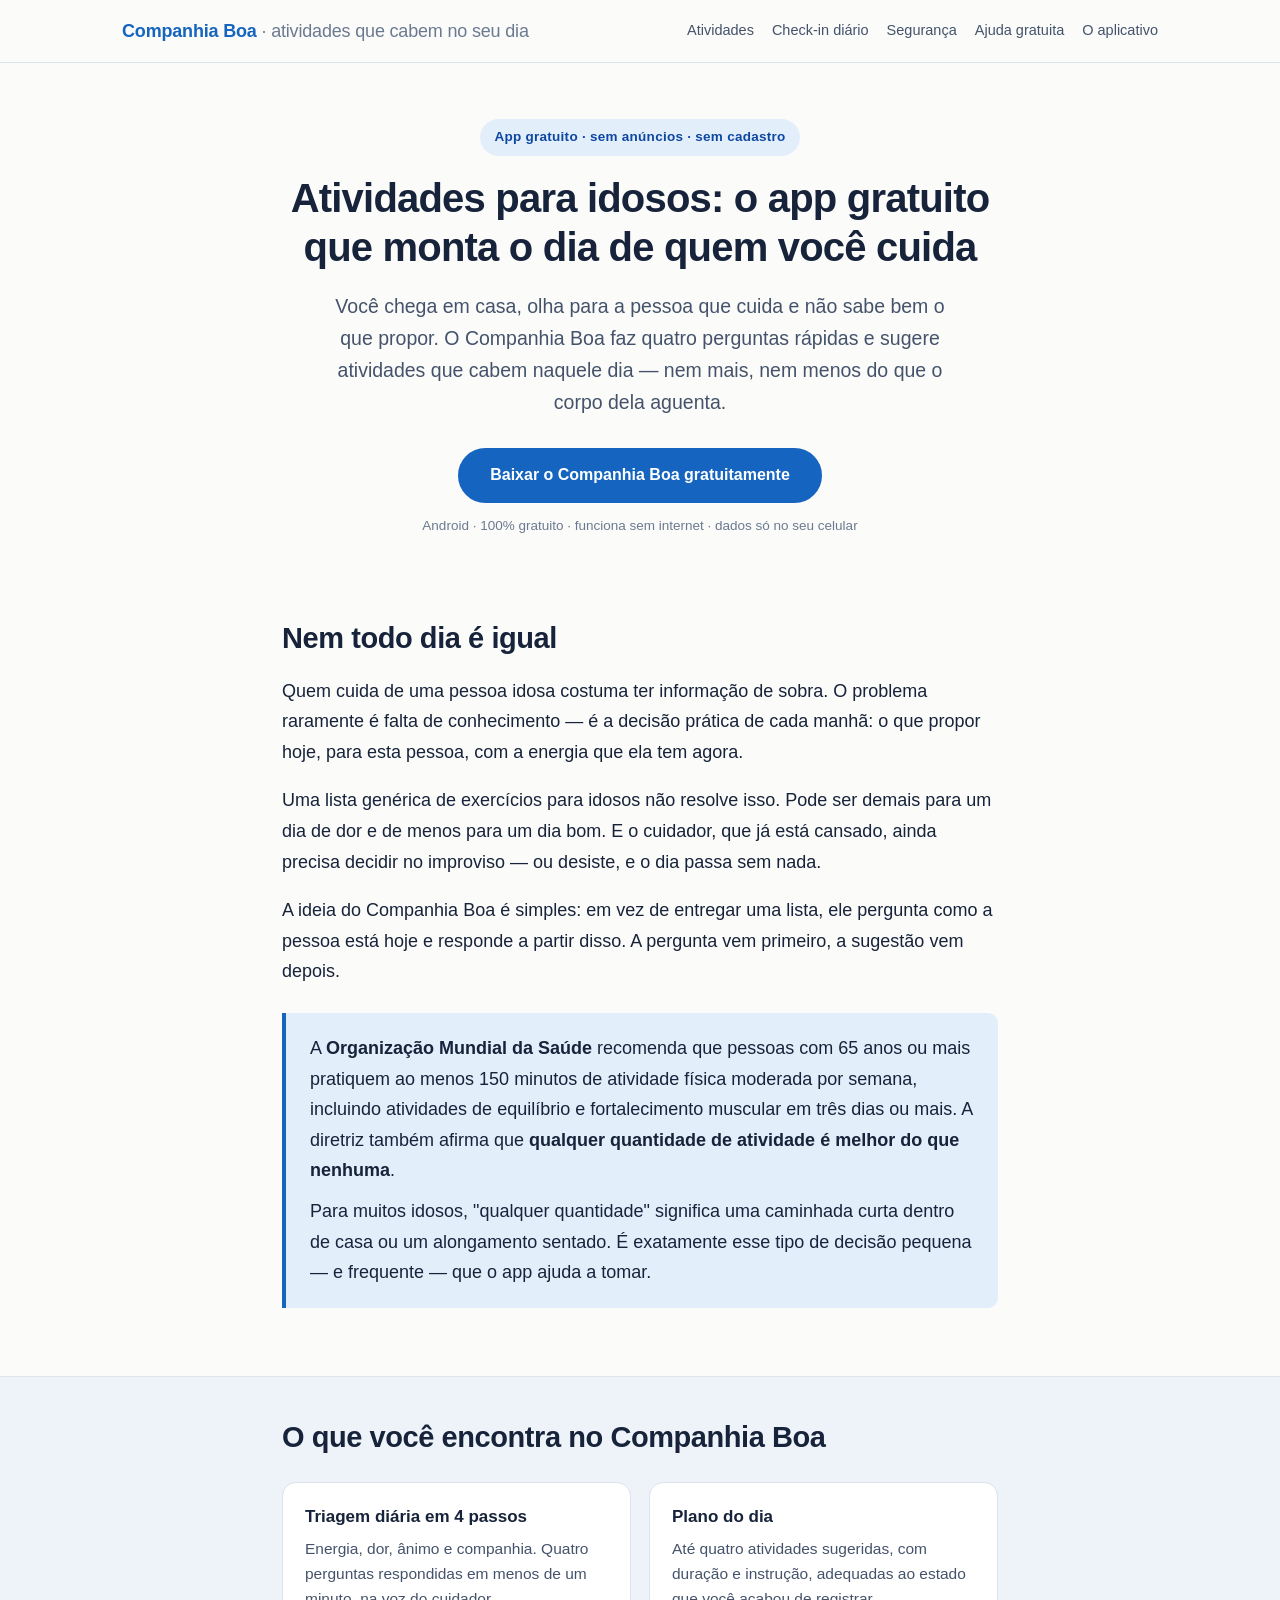
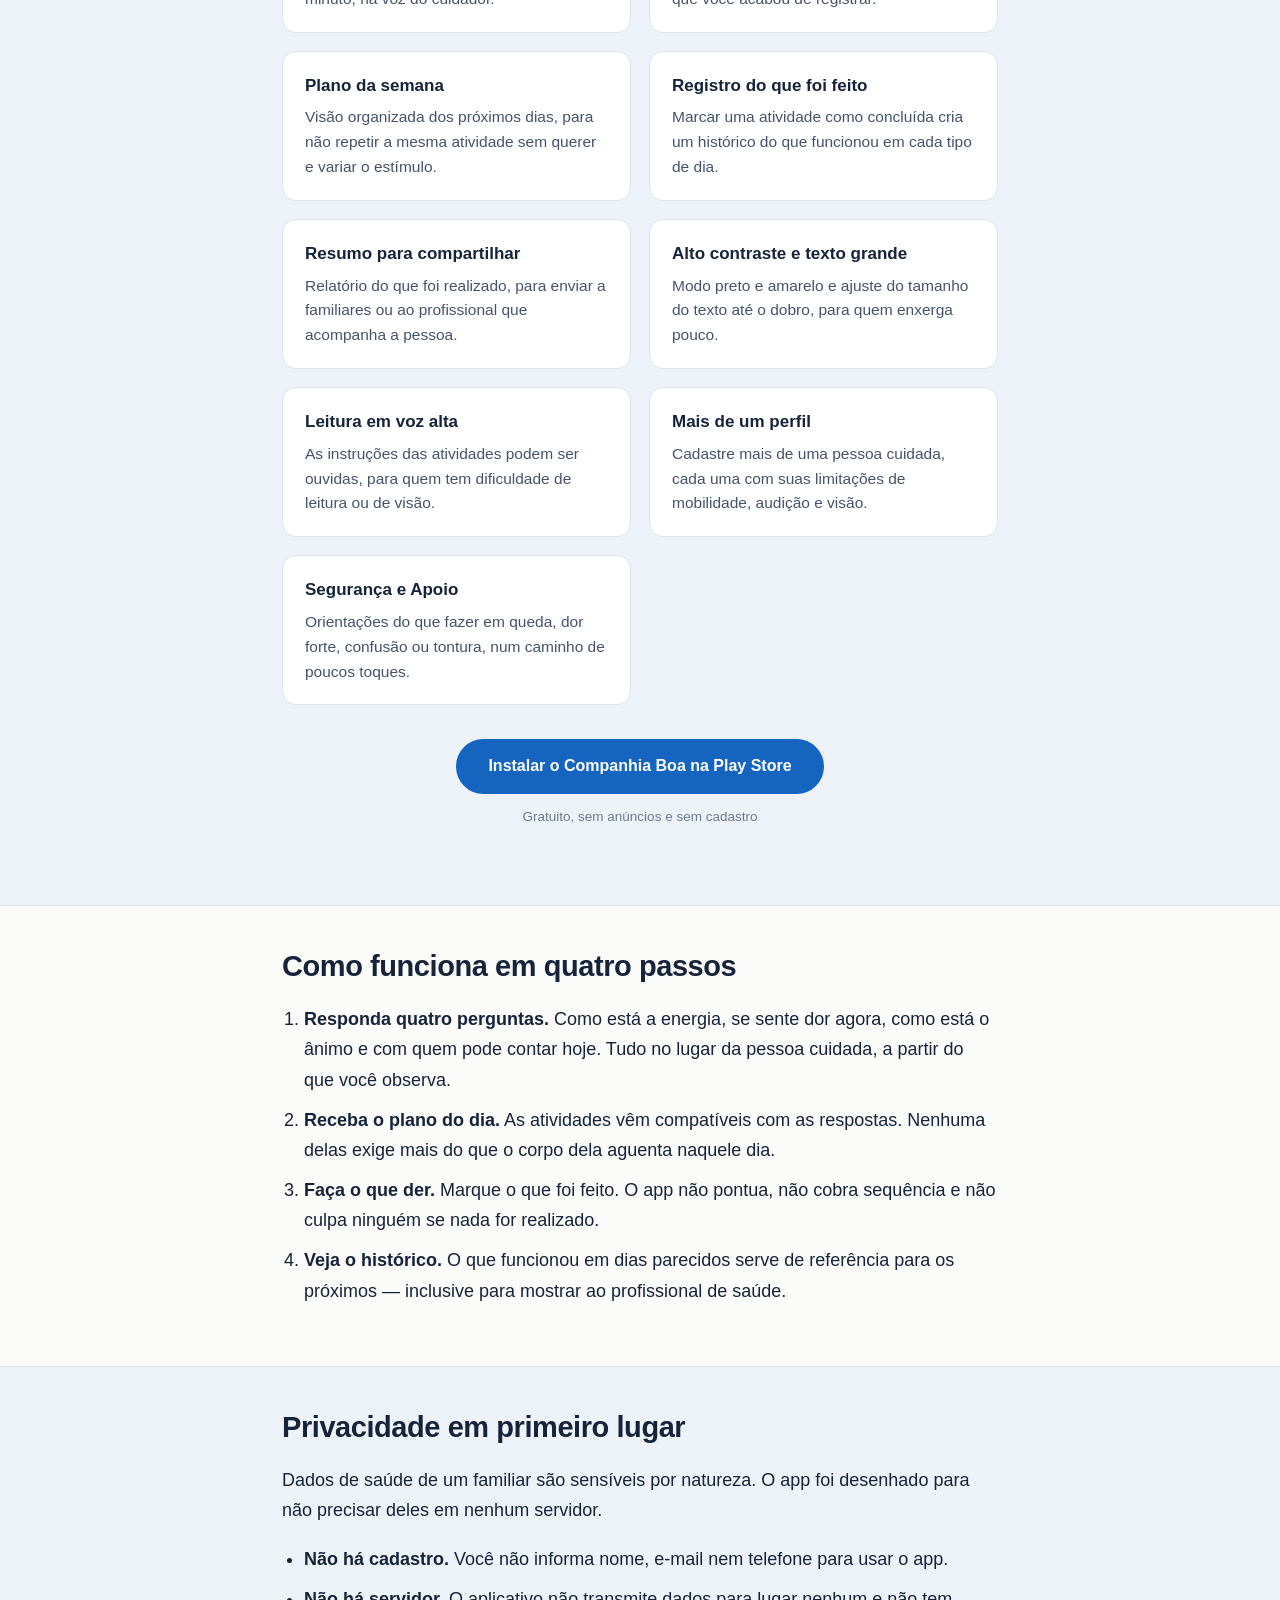
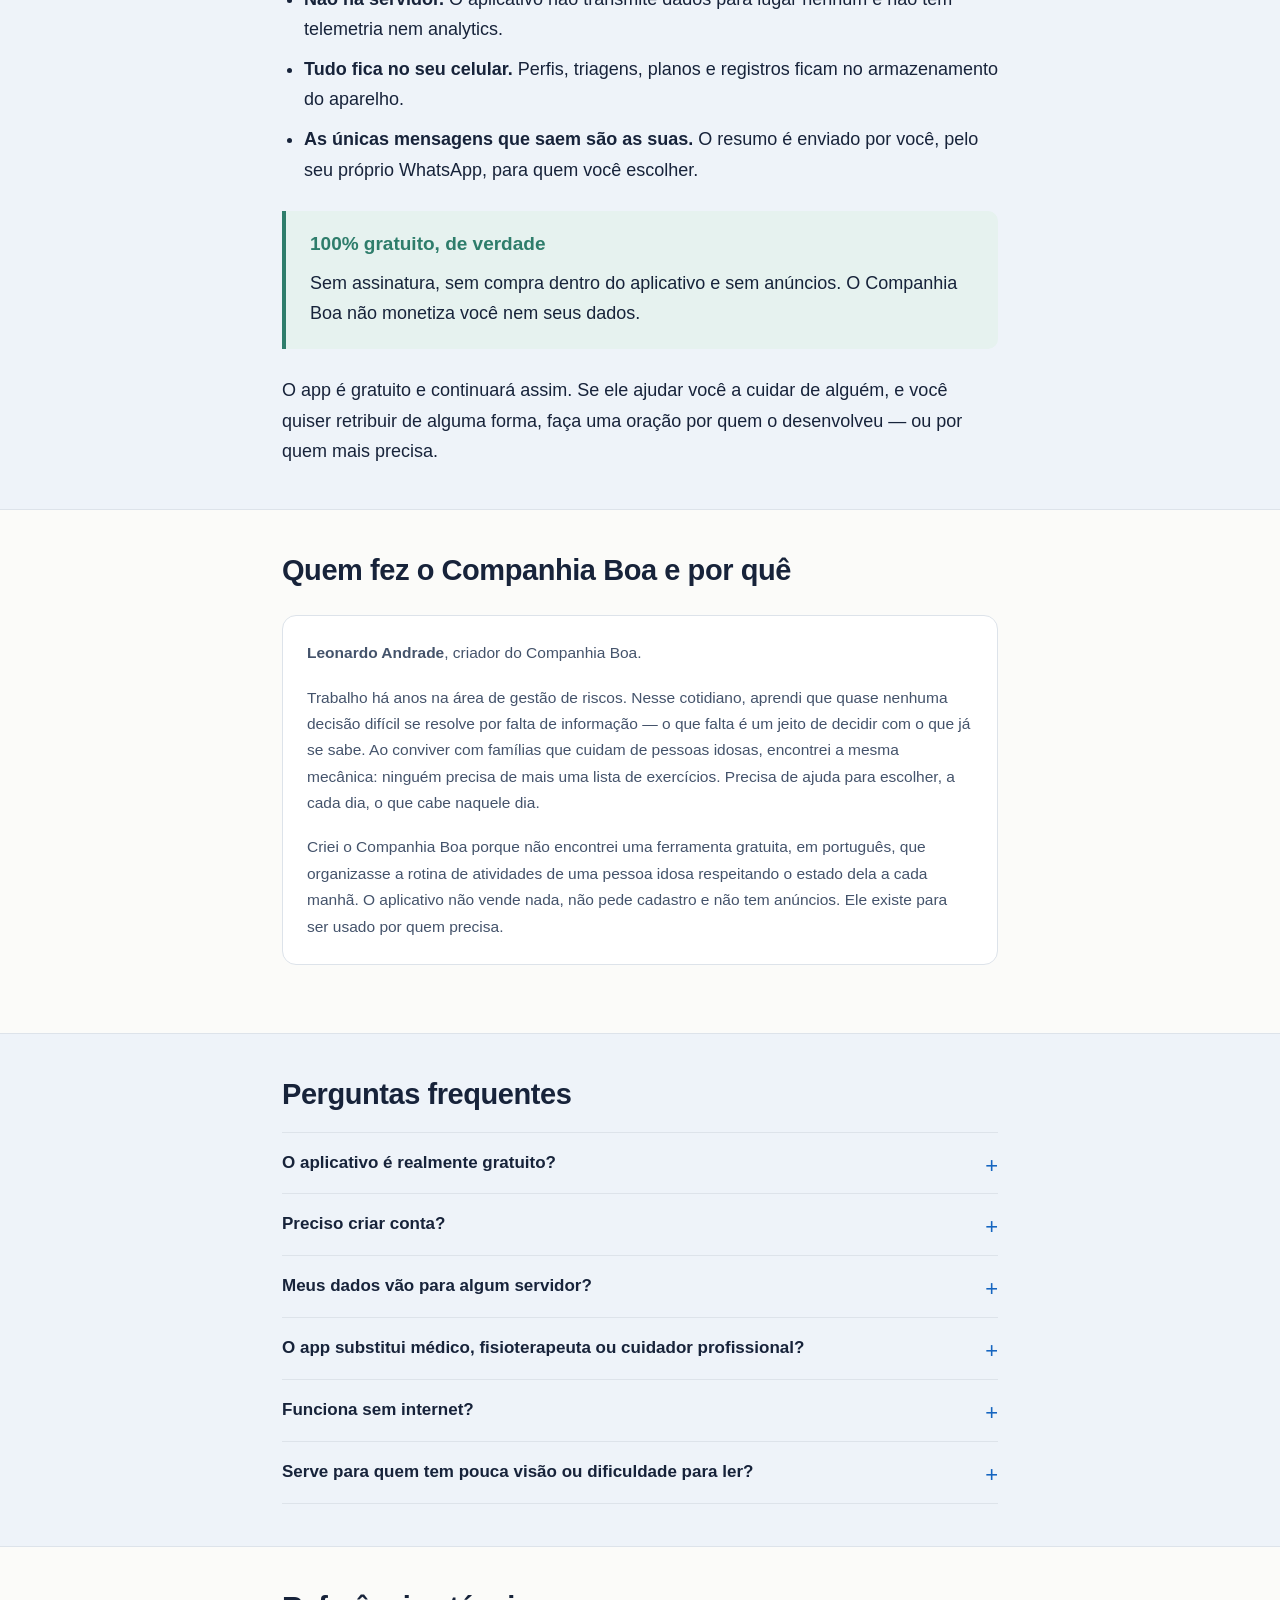
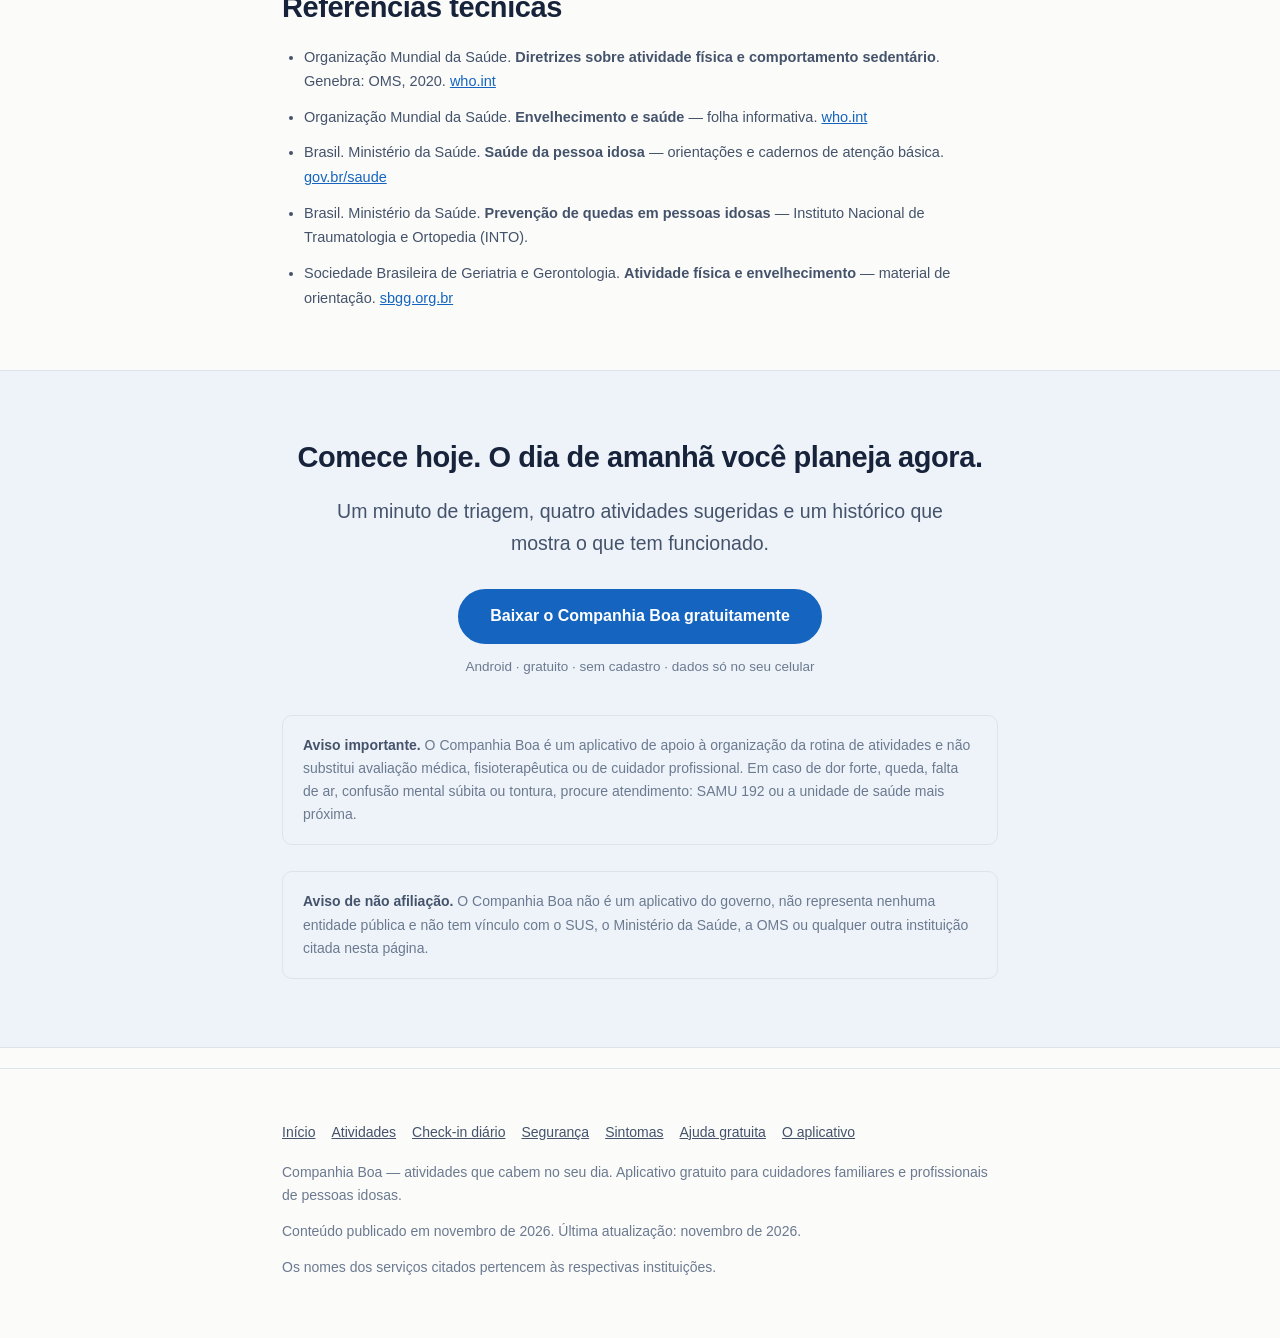
<file: index.html>
<!DOCTYPE html>
<html lang="pt-BR">
<head>
<meta charset="utf-8">
<meta name="viewport" content="width=device-width, initial-scale=1">
<title>Companhia Boa — app gratuito de atividades para idosos</title>
<meta name="description" content="App gratuito que monta o dia de quem você cuida: quatro perguntas rápidas e atividades adequadas à energia, à dor e ao ânimo da pessoa idosa. Sem cadastro.">
<link rel="canonical" href="https://leoandradefr.github.io/companhiaboa/">
<meta name="robots" content="index, follow">
<meta property="og:type" content="website">
<meta property="og:title" content="Companhia Boa — atividades que cabem no seu dia">
<meta property="og:description" content="App gratuito para cuidadores de idosos. Quatro perguntas rápidas e um plano de atividades adequado ao estado da pessoa cuidada. Sem anúncios, sem cadastro, sem internet.">
<meta property="og:url" content="https://leoandradefr.github.io/companhiaboa/">
<meta property="og:locale" content="pt_BR">
<link rel="stylesheet" href="style.css">
<script type="application/ld+json">
{
  "@context": "https://schema.org",
  "@type": "SoftwareApplication",
  "name": "Companhia Boa",
  "description": "Aplicativo gratuito para cuidadores familiares e profissionais de pessoas idosas. Monta o plano diário de atividades a partir de quatro perguntas sobre energia, dor, ânimo e companhia.",
  "applicationCategory": "HealthApplication",
  "operatingSystem": "Android",
  "inLanguage": "pt-BR",
  "url": "https://leoandradefr.github.io/companhiaboa/",
  "installUrl": "https://play.google.com/store/apps/details?id=br.com.leonardoandrade.companhiaboa",
  "offers": {
    "@type": "Offer",
    "price": "0",
    "priceCurrency": "BRL"
  }
}
</script>
<script type="application/ld+json">
{
  "@context": "https://schema.org",
  "@type": "FAQPage",
  "mainEntity": [
    {
      "@type": "Question",
      "name": "O aplicativo é realmente gratuito?",
      "acceptedAnswer": {
        "@type": "Answer",
        "text": "Sim. Não existe assinatura, compra dentro do aplicativo nem anúncio. O Companhia Boa é gratuito para todo mundo e continua assim."
      }
    },
    {
      "@type": "Question",
      "name": "Preciso criar conta?",
      "acceptedAnswer": {
        "@type": "Answer",
        "text": "Não. O app não exige cadastro nem login. Você instala e começa a usar. É possível cadastrar mais de uma pessoa cuidada no mesmo aparelho."
      }
    },
    {
      "@type": "Question",
      "name": "Meus dados vão para algum servidor?",
      "acceptedAnswer": {
        "@type": "Answer",
        "text": "Não. O app não tem servidor, não tem telemetria e não tem analytics. Tudo fica no armazenamento do seu celular. A única coisa que sai do aparelho é a mensagem que você mesmo decide enviar pelo seu próprio WhatsApp."
      }
    },
    {
      "@type": "Question",
      "name": "O app substitui médico, fisioterapeuta ou cuidador profissional?",
      "acceptedAnswer": {
        "@type": "Answer",
        "text": "Não. O Companhia Boa é uma ferramenta de apoio à organização da rotina. Ele não faz diagnóstico, não prescreve exercício e não substitui avaliação profissional. As sugestões partem das informações que o próprio cuidador registra."
      }
    },
    {
      "@type": "Question",
      "name": "Funciona sem internet?",
      "acceptedAnswer": {
        "@type": "Answer",
        "text": "Sim. Todo o app funciona offline, inclusive a triagem, o plano do dia, o plano da semana e o histórico."
      }
    },
    {
      "@type": "Question",
      "name": "Serve para quem tem pouca visão ou dificuldade para ler?",
      "acceptedAnswer": {
        "@type": "Answer",
        "text": "Sim. O app tem modo de alto contraste em preto e amarelo, ajuste do tamanho do texto até o dobro e leitura em voz alta das instruções das atividades."
      }
    }
  ]
}
</script>
</head>
<body>

<a class="skip-link" href="#conteudo">Ir para o conteúdo</a>

<header class="site">
  <div class="wrap-wide">
    <a class="brand" href="index.html">Companhia Boa <span>&middot; atividades que cabem no seu dia</span></a>
    <nav class="site">
      <a href="atividades-para-idosos.html">Atividades</a>
      <a href="check-in-diario-cuidador.html">Check-in diário</a>
      <a href="seguranca-e-apoio-idosos.html">Segurança</a>
      <a href="onde-buscar-ajuda-idosos.html">Ajuda gratuita</a>
      <a href="app.html">O aplicativo</a>
    </nav>
  </div>
</header>

<main id="conteudo">

  <section class="hero">
    <div class="wrap">
      <p class="badge">App gratuito &middot; sem anúncios &middot; sem cadastro</p>
      <h1>Atividades para idosos: o app gratuito que monta o dia de quem você cuida</h1>
      <p class="lead">Você chega em casa, olha para a pessoa que cuida e não sabe bem o que propor. O Companhia Boa faz quatro perguntas rápidas e sugere atividades que cabem naquele dia — nem mais, nem menos do que o corpo dela aguenta.</p>
      <a class="btn" href="https://play.google.com/store/apps/details?id=br.com.leonardoandrade.companhiaboa">Baixar o Companhia Boa gratuitamente</a>
      <span class="btn-note">Android &middot; 100% gratuito &middot; funciona sem internet &middot; dados só no seu celular</span>
    </div>
  </section>

  <section>
    <div class="wrap">
      <h2>Nem todo dia é igual</h2>
      <p>Quem cuida de uma pessoa idosa costuma ter informação de sobra. O problema raramente é falta de conhecimento — é a decisão prática de cada manhã: o que propor hoje, para esta pessoa, com a energia que ela tem agora.</p>
      <p>Uma lista genérica de exercícios para idosos não resolve isso. Pode ser demais para um dia de dor e de menos para um dia bom. E o cuidador, que já está cansado, ainda precisa decidir no improviso — ou desiste, e o dia passa sem nada.</p>
      <p>A ideia do Companhia Boa é simples: em vez de entregar uma lista, ele pergunta como a pessoa está hoje e responde a partir disso. A pergunta vem primeiro, a sugestão vem depois.</p>

      <div class="callout">
        <p>A <strong>Organização Mundial da Saúde</strong> recomenda que pessoas com 65 anos ou mais pratiquem ao menos 150 minutos de atividade física moderada por semana, incluindo atividades de equilíbrio e fortalecimento muscular em três dias ou mais. A diretriz também afirma que <strong>qualquer quantidade de atividade é melhor do que nenhuma</strong>.</p>
        <p>Para muitos idosos, "qualquer quantidade" significa uma caminhada curta dentro de casa ou um alongamento sentado. É exatamente esse tipo de decisão pequena — e frequente — que o app ajuda a tomar.</p>
      </div>
    </div>
  </section>

  <section class="alt">
    <div class="wrap">
      <h2>O que você encontra no Companhia Boa</h2>

      <div class="cards">

        <div class="card">
          <h3>Triagem diária em 4 passos</h3>
          <p>Energia, dor, ânimo e companhia. Quatro perguntas respondidas em menos de um minuto, na voz do cuidador.</p>
        </div>

        <div class="card">
          <h3>Plano do dia</h3>
          <p>Até quatro atividades sugeridas, com duração e instrução, adequadas ao estado que você acabou de registrar.</p>
        </div>

        <div class="card">
          <h3>Plano da semana</h3>
          <p>Visão organizada dos próximos dias, para não repetir a mesma atividade sem querer e variar o estímulo.</p>
        </div>

        <div class="card">
          <h3>Registro do que foi feito</h3>
          <p>Marcar uma atividade como concluída cria um histórico do que funcionou em cada tipo de dia.</p>
        </div>

        <div class="card">
          <h3>Resumo para compartilhar</h3>
          <p>Relatório do que foi realizado, para enviar a familiares ou ao profissional que acompanha a pessoa.</p>
        </div>

        <div class="card">
          <h3>Alto contraste e texto grande</h3>
          <p>Modo preto e amarelo e ajuste do tamanho do texto até o dobro, para quem enxerga pouco.</p>
        </div>

        <div class="card">
          <h3>Leitura em voz alta</h3>
          <p>As instruções das atividades podem ser ouvidas, para quem tem dificuldade de leitura ou de visão.</p>
        </div>

        <div class="card">
          <h3>Mais de um perfil</h3>
          <p>Cadastre mais de uma pessoa cuidada, cada uma com suas limitações de mobilidade, audição e visão.</p>
        </div>

        <div class="card">
          <h3>Segurança e Apoio</h3>
          <p>Orientações do que fazer em queda, dor forte, confusão ou tontura, num caminho de poucos toques.</p>
        </div>

      </div>

      <div class="btn-row">
        <a class="btn" href="https://play.google.com/store/apps/details?id=br.com.leonardoandrade.companhiaboa">Instalar o Companhia Boa na Play Store</a>
        <span class="btn-note">Gratuito, sem anúncios e sem cadastro</span>
      </div>
    </div>
  </section>

  <section>
    <div class="wrap">
      <h2>Como funciona em quatro passos</h2>
      <ol>
        <li><strong>Responda quatro perguntas.</strong> Como está a energia, se sente dor agora, como está o ânimo e com quem pode contar hoje. Tudo no lugar da pessoa cuidada, a partir do que você observa.</li>
        <li><strong>Receba o plano do dia.</strong> As atividades vêm compatíveis com as respostas. Nenhuma delas exige mais do que o corpo dela aguenta naquele dia.</li>
        <li><strong>Faça o que der.</strong> Marque o que foi feito. O app não pontua, não cobra sequência e não culpa ninguém se nada for realizado.</li>
        <li><strong>Veja o histórico.</strong> O que funcionou em dias parecidos serve de referência para os próximos — inclusive para mostrar ao profissional de saúde.</li>
      </ol>
    </div>
  </section>

  <section class="alt">
    <div class="wrap">
      <h2>Privacidade em primeiro lugar</h2>
      <p>Dados de saúde de um familiar são sensíveis por natureza. O app foi desenhado para não precisar deles em nenhum servidor.</p>

      <ul>
        <li><strong>Não há cadastro.</strong> Você não informa nome, e-mail nem telefone para usar o app.</li>
        <li><strong>Não há servidor.</strong> O aplicativo não transmite dados para lugar nenhum e não tem telemetria nem analytics.</li>
        <li><strong>Tudo fica no seu celular.</strong> Perfis, triagens, planos e registros ficam no armazenamento do aparelho.</li>
        <li><strong>As únicas mensagens que saem são as suas.</strong> O resumo é enviado por você, pelo seu próprio WhatsApp, para quem você escolher.</li>
      </ul>

      <div class="callout callout-warm">
        <h3>100% gratuito, de verdade</h3>
        <p>Sem assinatura, sem compra dentro do aplicativo e sem anúncios. O Companhia Boa não monetiza você nem seus dados.</p>
      </div>

      <p>O app é gratuito e continuará assim. Se ele ajudar você a cuidar de alguém, e você quiser retribuir de alguma forma, faça uma oração por quem o desenvolveu — ou por quem mais precisa.</p>
    </div>
  </section>

  <section>
    <div class="wrap">
      <h2>Quem fez o Companhia Boa e por quê</h2>

      <div class="author">
        <div class="author-text">
          <p><strong>Leonardo Andrade</strong>, criador do Companhia Boa.</p>
          <p>Trabalho há anos na área de gestão de riscos. Nesse cotidiano, aprendi que quase nenhuma decisão difícil se resolve por falta de informação — o que falta é um jeito de decidir com o que já se sabe. Ao conviver com famílias que cuidam de pessoas idosas, encontrei a mesma mecânica: ninguém precisa de mais uma lista de exercícios. Precisa de ajuda para escolher, a cada dia, o que cabe naquele dia.</p>
          <p>Criei o Companhia Boa porque não encontrei uma ferramenta gratuita, em português, que organizasse a rotina de atividades de uma pessoa idosa respeitando o estado dela a cada manhã. O aplicativo não vende nada, não pede cadastro e não tem anúncios. Ele existe para ser usado por quem precisa.</p>
        </div>
      </div>
    </div>
  </section>

  <section class="alt">
    <div class="wrap">
      <h2>Perguntas frequentes</h2>

      <div class="faq">

        <details>
          <summary>O aplicativo é realmente gratuito?</summary>
          <p>Sim. Não existe assinatura, compra dentro do app ou anúncio. O Companhia Boa é gratuito para todo mundo e continua assim.</p>
        </details>

        <details>
          <summary>Preciso criar conta?</summary>
          <p>Não. O app não exige cadastro nem login. Você instala e começa a usar. É possível cadastrar mais de uma pessoa cuidada no mesmo aparelho.</p>
        </details>

        <details>
          <summary>Meus dados vão para algum servidor?</summary>
          <p>Não. Não existe servidor, telemetria ou analytics. Tudo fica no armazenamento do seu celular. A única coisa que sai do aparelho é a mensagem que você mesmo decide enviar pelo seu próprio WhatsApp, para quem você escolher.</p>
        </details>

        <details>
          <summary>O app substitui médico, fisioterapeuta ou cuidador profissional?</summary>
          <p>Não. O Companhia Boa é uma ferramenta de apoio à organização da rotina. Ele não faz diagnóstico, não prescreve exercício e não substitui avaliação profissional. As sugestões partem das informações que o próprio cuidador registra.</p>
        </details>

        <details>
          <summary>Funciona sem internet?</summary>
          <p>Sim. Todo o app funciona offline, inclusive a triagem, o plano do dia, o plano da semana e o histórico.</p>
        </details>

        <details>
          <summary>Serve para quem tem pouca visão ou dificuldade para ler?</summary>
          <p>Sim. Há modo de alto contraste em preto e amarelo, ajuste do tamanho do texto até o dobro e leitura em voz alta das instruções das atividades.</p>
        </details>

      </div>
    </div>
  </section>

  <section>
    <div class="wrap">
      <h2>Referências técnicas</h2>
      <ul class="refs">
        <li>Organização Mundial da Saúde. <strong>Diretrizes sobre atividade física e comportamento sedentário</strong>. Genebra: OMS, 2020. <a href="https://www.who.int/publications/i/item/9789240015128">who.int</a></li>
        <li>Organização Mundial da Saúde. <strong>Envelhecimento e saúde</strong> — folha informativa. <a href="https://www.who.int/news-room/fact-sheets/detail/ageing-and-health">who.int</a></li>
        <li>Brasil. Ministério da Saúde. <strong>Saúde da pessoa idosa</strong> — orientações e cadernos de atenção básica. <a href="https://www.gov.br/saude/pt-br/assuntos/saude-de-a-a-z/s/saude-da-pessoa-idosa">gov.br/saude</a></li>
        <li>Brasil. Ministério da Saúde. <strong>Prevenção de quedas em pessoas idosas</strong> — Instituto Nacional de Traumatologia e Ortopedia (INTO).</li>
        <li>Sociedade Brasileira de Geriatria e Gerontologia. <strong>Atividade física e envelhecimento</strong> — material de orientação. <a href="https://sbgg.org.br/">sbgg.org.br</a></li>
      </ul>
    </div>
  </section>

  <section class="alt">
    <div class="wrap">
      <div class="hero" style="padding:26px 0 10px;">
        <h2>Comece hoje. O dia de amanhã você planeja agora.</h2>
        <p class="lead">Um minuto de triagem, quatro atividades sugeridas e um histórico que mostra o que tem funcionado.</p>
        <a class="btn" href="https://play.google.com/store/apps/details?id=br.com.leonardoandrade.companhiaboa">Baixar o Companhia Boa gratuitamente</a>
        <span class="btn-note">Android &middot; gratuito &middot; sem cadastro &middot; dados só no seu celular</span>
      </div>

      <div class="notice">
        <strong>Aviso importante.</strong> O Companhia Boa é um aplicativo de apoio à organização da rotina de atividades e não substitui avaliação médica, fisioterapêutica ou de cuidador profissional. Em caso de dor forte, queda, falta de ar, confusão mental súbita ou tontura, procure atendimento: SAMU 192 ou a unidade de saúde mais próxima.
      </div>

      <div class="notice">
        <strong>Aviso de não afiliação.</strong> O Companhia Boa não é um aplicativo do governo, não representa nenhuma entidade pública e não tem vínculo com o SUS, o Ministério da Saúde, a OMS ou qualquer outra instituição citada nesta página.
      </div>
    </div>
  </section>

</main>

<footer class="site">
  <div class="wrap">
    <div class="foot-links">
      <a href="index.html">Início</a>
      <a href="atividades-para-idosos.html">Atividades</a>
      <a href="check-in-diario-cuidador.html">Check-in diário</a>
      <a href="seguranca-e-apoio-idosos.html">Segurança</a>
      <a href="sinais-de-que-idoso-precisa-de-ajuda.html">Sintomas</a>
      <a href="onde-buscar-ajuda-idosos.html">Ajuda gratuita</a>
      <a href="app.html">O aplicativo</a>
    </div>
    <p>Companhia Boa — atividades que cabem no seu dia. Aplicativo gratuito para cuidadores familiares e profissionais de pessoas idosas.</p>
    <p>Conteúdo publicado em novembro de 2026. Última atualização: novembro de 2026.</p>
    <p>Os nomes dos serviços citados pertencem às respectivas instituições.</p>
  </div>
</footer>

</body>
</html>
</file>
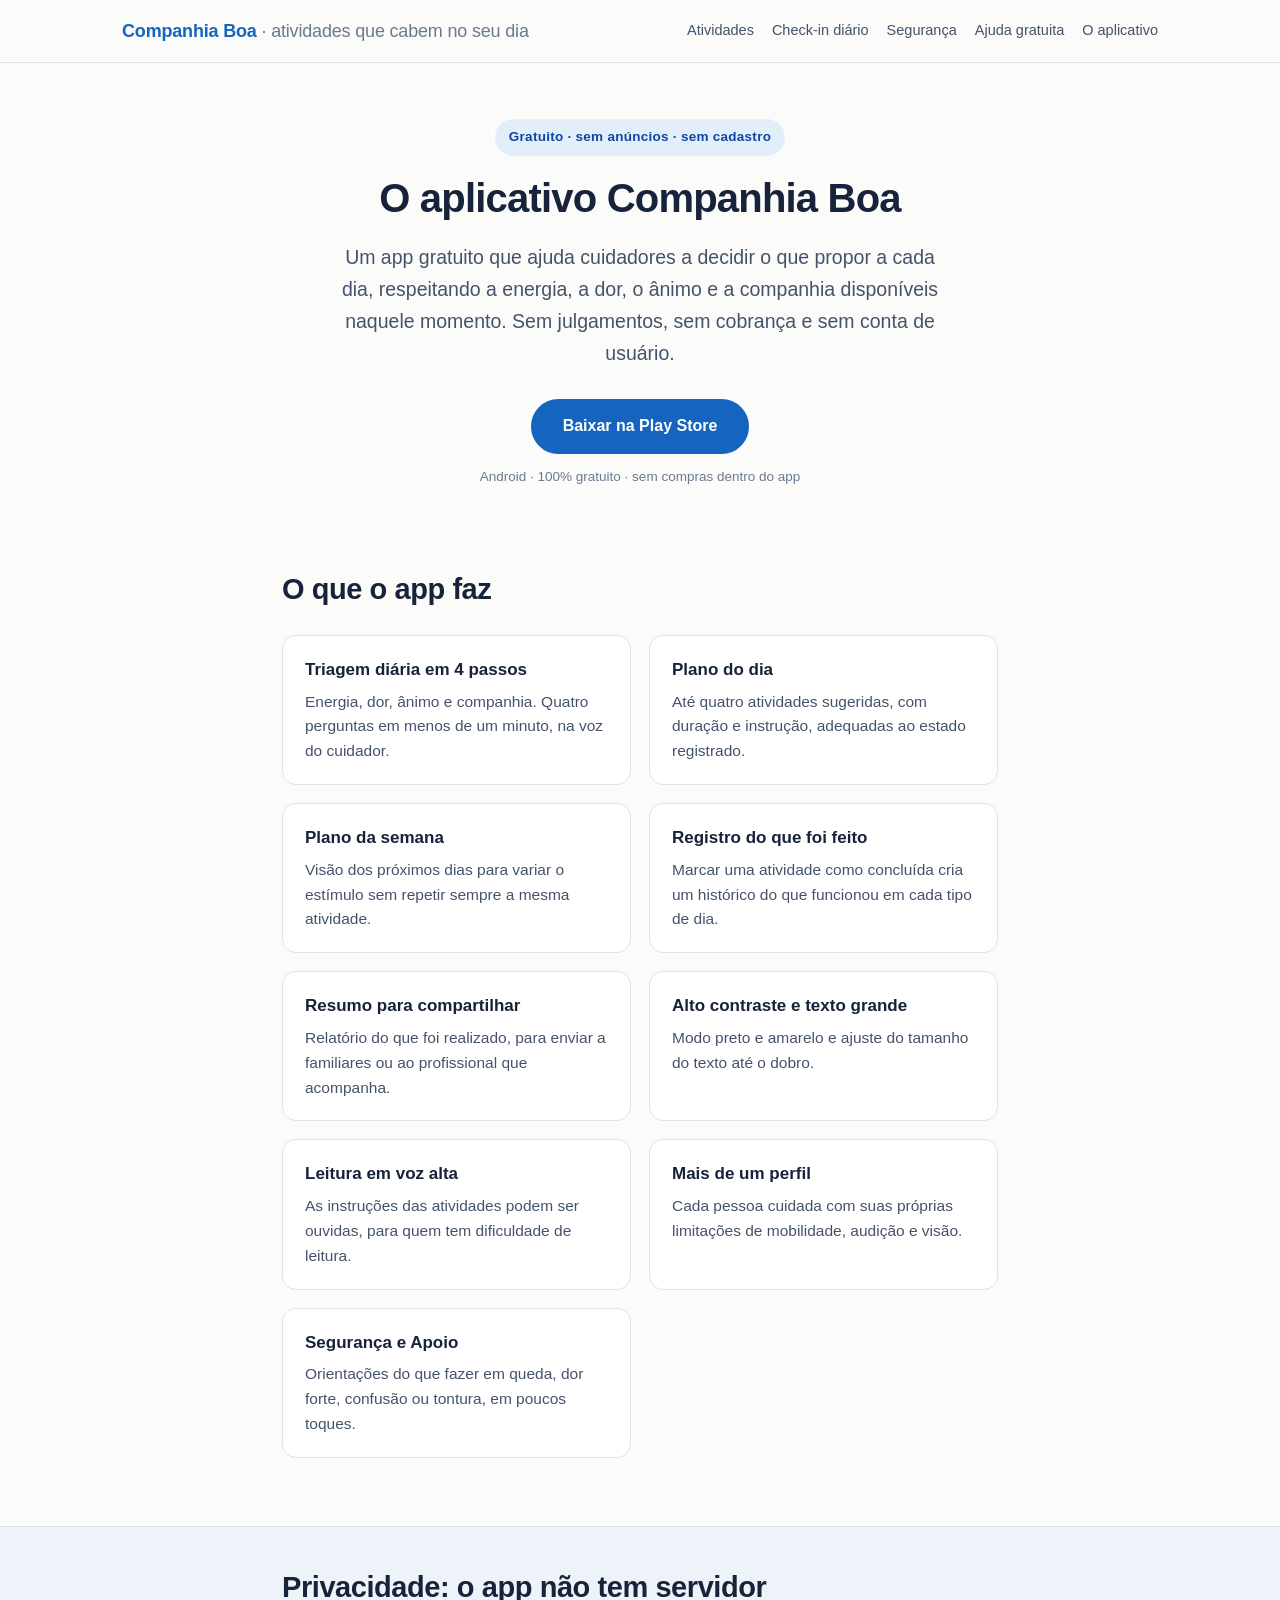
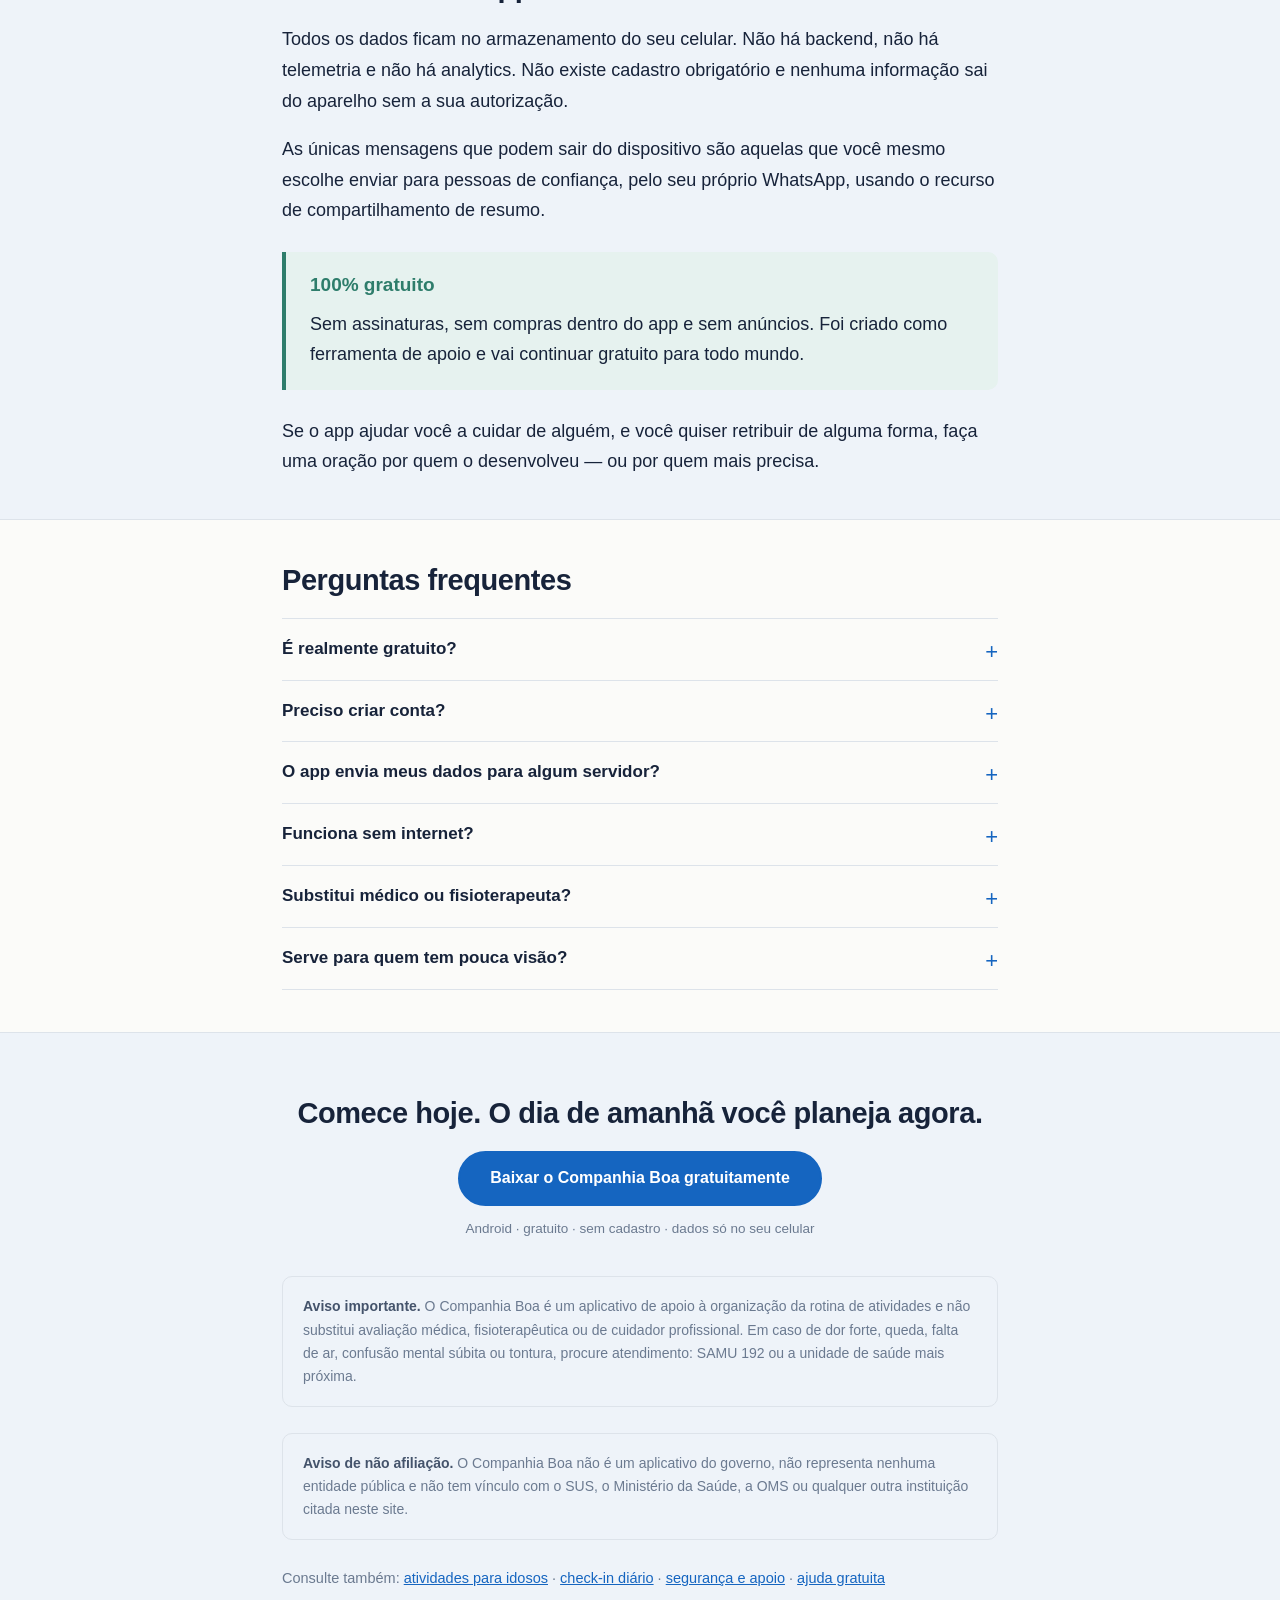
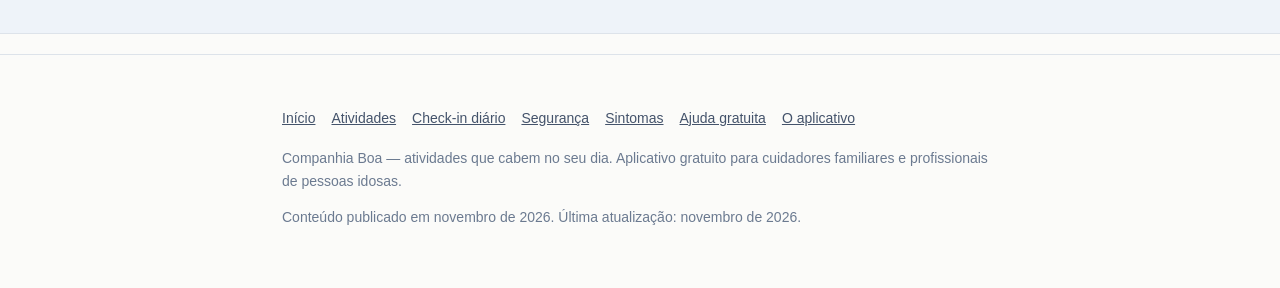
<file: app.html>
<!DOCTYPE html>
<html lang="pt-BR">
<head>
<meta charset="utf-8">
<meta name="viewport" content="width=device-width, initial-scale=1">
<title>O aplicativo Companhia Boa — gratuito, sem anúncios, sem cadastro</title>
<meta name="description" content="Conheça o Companhia Boa: app gratuito que monta o plano diário de atividades para idosos. Sem cadastro, sem servidor, funciona offline. Baixe na Play Store.">
<link rel="canonical" href="https://leoandradefr.github.io/companhiaboa/app.html">
<meta name="robots" content="index, follow">
<meta property="og:type" content="website">
<meta property="og:title" content="O aplicativo Companhia Boa">
<meta property="og:description" content="App gratuito que monta o plano diário de atividades para idosos. Sem cadastro, sem servidor, funciona offline.">
<meta property="og:url" content="https://leoandradefr.github.io/companhiaboa/app.html">
<meta property="og:locale" content="pt_BR">
<link rel="stylesheet" href="style.css">
<script type="application/ld+json">
{
  "@context": "https://schema.org",
  "@type": "SoftwareApplication",
  "name": "Companhia Boa",
  "description": "Aplicativo gratuito para cuidadores de pessoas idosas. Monta o plano diário de atividades a partir de quatro perguntas sobre energia, dor, ânimo e companhia.",
  "applicationCategory": "HealthApplication",
  "operatingSystem": "Android",
  "inLanguage": "pt-BR",
  "installUrl": "https://play.google.com/store/apps/details?id=br.com.leonardoandrade.companhiaboa",
  "offers": { "@type": "Offer", "price": "0", "priceCurrency": "BRL" }
}
</script>
</head>
<body>

<a class="skip-link" href="#conteudo">Ir para o conteúdo</a>

<header class="site">
  <div class="wrap-wide">
    <a class="brand" href="index.html">Companhia Boa <span>&middot; atividades que cabem no seu dia</span></a>
    <nav class="site">
      <a href="atividades-para-idosos.html">Atividades</a>
      <a href="check-in-diario-cuidador.html">Check-in diário</a>
      <a href="seguranca-e-apoio-idosos.html">Segurança</a>
      <a href="onde-buscar-ajuda-idosos.html">Ajuda gratuita</a>
      <a href="app.html">O aplicativo</a>
    </nav>
  </div>
</header>

<main id="conteudo">

  <section class="hero">
    <div class="wrap">
      <p class="badge">Gratuito &middot; sem anúncios &middot; sem cadastro</p>
      <h1>O aplicativo Companhia Boa</h1>
      <p class="lead">Um app gratuito que ajuda cuidadores a decidir o que propor a cada dia, respeitando a energia, a dor, o ânimo e a companhia disponíveis naquele momento. Sem julgamentos, sem cobrança e sem conta de usuário.</p>
      <a class="btn" href="https://play.google.com/store/apps/details?id=br.com.leonardoandrade.companhiaboa">Baixar na Play Store</a>
      <span class="btn-note">Android &middot; 100% gratuito &middot; sem compras dentro do app</span>
    </div>
  </section>

  <section>
    <div class="wrap">
      <h2>O que o app faz</h2>
      <div class="cards">

        <div class="card">
          <h3>Triagem diária em 4 passos</h3>
          <p>Energia, dor, ânimo e companhia. Quatro perguntas em menos de um minuto, na voz do cuidador.</p>
        </div>

        <div class="card">
          <h3>Plano do dia</h3>
          <p>Até quatro atividades sugeridas, com duração e instrução, adequadas ao estado registrado.</p>
        </div>

        <div class="card">
          <h3>Plano da semana</h3>
          <p>Visão dos próximos dias para variar o estímulo sem repetir sempre a mesma atividade.</p>
        </div>

        <div class="card">
          <h3>Registro do que foi feito</h3>
          <p>Marcar uma atividade como concluída cria um histórico do que funcionou em cada tipo de dia.</p>
        </div>

        <div class="card">
          <h3>Resumo para compartilhar</h3>
          <p>Relatório do que foi realizado, para enviar a familiares ou ao profissional que acompanha.</p>
        </div>

        <div class="card">
          <h3>Alto contraste e texto grande</h3>
          <p>Modo preto e amarelo e ajuste do tamanho do texto até o dobro.</p>
        </div>

        <div class="card">
          <h3>Leitura em voz alta</h3>
          <p>As instruções das atividades podem ser ouvidas, para quem tem dificuldade de leitura.</p>
        </div>

        <div class="card">
          <h3>Mais de um perfil</h3>
          <p>Cada pessoa cuidada com suas próprias limitações de mobilidade, audição e visão.</p>
        </div>

        <div class="card">
          <h3>Segurança e Apoio</h3>
          <p>Orientações do que fazer em queda, dor forte, confusão ou tontura, em poucos toques.</p>
        </div>

      </div>
    </div>
  </section>

  <section class="alt">
    <div class="wrap">
      <h2>Privacidade: o app não tem servidor</h2>
      <p>Todos os dados ficam no armazenamento do seu celular. Não há backend, não há telemetria e não há analytics. Não existe cadastro obrigatório e nenhuma informação sai do aparelho sem a sua autorização.</p>
      <p>As únicas mensagens que podem sair do dispositivo são aquelas que você mesmo escolhe enviar para pessoas de confiança, pelo seu próprio WhatsApp, usando o recurso de compartilhamento de resumo.</p>

      <div class="callout callout-warm">
        <h3>100% gratuito</h3>
        <p>Sem assinaturas, sem compras dentro do app e sem anúncios. Foi criado como ferramenta de apoio e vai continuar gratuito para todo mundo.</p>
      </div>

      <p>Se o app ajudar você a cuidar de alguém, e você quiser retribuir de alguma forma, faça uma oração por quem o desenvolveu — ou por quem mais precisa.</p>
    </div>
  </section>

  <section>
    <div class="wrap">
      <h2>Perguntas frequentes</h2>
      <div class="faq">

        <details>
          <summary>É realmente gratuito?</summary>
          <p>Sim. Não há assinatura, compra dentro do app ou anúncio. O Companhia Boa é gratuito para todo mundo.</p>
        </details>

        <details>
          <summary>Preciso criar conta?</summary>
          <p>Não. O app não exige cadastro nem login. Você instala e começa a usar.</p>
        </details>

        <details>
          <summary>O app envia meus dados para algum servidor?</summary>
          <p>Não. Não existe servidor. Tudo fica no seu celular. As únicas mensagens que saem do aparelho são as que você mesmo envia pelo seu WhatsApp.</p>
        </details>

        <details>
          <summary>Funciona sem internet?</summary>
          <p>Sim. Todo o app funciona offline, inclusive o plano do dia, o plano da semana e o histórico.</p>
        </details>

        <details>
          <summary>Substitui médico ou fisioterapeuta?</summary>
          <p>Não. É uma ferramenta de apoio à organização da rotina e não substitui avaliação profissional. Em emergência, ligue 192 (SAMU).</p>
        </details>

        <details>
          <summary>Serve para quem tem pouca visão?</summary>
          <p>Sim. Há alto contraste em preto e amarelo, ajuste do tamanho do texto até o dobro e leitura em voz alta das instruções.</p>
        </details>

      </div>
    </div>
  </section>

  <section class="alt">
    <div class="wrap">
      <div class="hero" style="padding:20px 0 10px;">
        <h2>Comece hoje. O dia de amanhã você planeja agora.</h2>
        <a class="btn" href="https://play.google.com/store/apps/details?id=br.com.leonardoandrade.companhiaboa">Baixar o Companhia Boa gratuitamente</a>
        <span class="btn-note">Android &middot; gratuito &middot; sem cadastro &middot; dados só no seu celular</span>
      </div>

      <div class="notice">
        <strong>Aviso importante.</strong> O Companhia Boa é um aplicativo de apoio à organização da rotina de atividades e não substitui avaliação médica, fisioterapêutica ou de cuidador profissional. Em caso de dor forte, queda, falta de ar, confusão mental súbita ou tontura, procure atendimento: SAMU 192 ou a unidade de saúde mais próxima.
      </div>

      <div class="notice">
        <strong>Aviso de não afiliação.</strong> O Companhia Boa não é um aplicativo do governo, não representa nenhuma entidade pública e não tem vínculo com o SUS, o Ministério da Saúde, a OMS ou qualquer outra instituição citada neste site.
      </div>

      <p class="small">Consulte também: <a href="atividades-para-idosos.html">atividades para idosos</a> &middot; <a href="check-in-diario-cuidador.html">check-in diário</a> &middot; <a href="seguranca-e-apoio-idosos.html">segurança e apoio</a> &middot; <a href="onde-buscar-ajuda-idosos.html">ajuda gratuita</a></p>
    </div>
  </section>

</main>

<footer class="site">
  <div class="wrap">
    <div class="foot-links">
      <a href="index.html">Início</a>
      <a href="atividades-para-idosos.html">Atividades</a>
      <a href="check-in-diario-cuidador.html">Check-in diário</a>
      <a href="seguranca-e-apoio-idosos.html">Segurança</a>
      <a href="sinais-de-que-idoso-precisa-de-ajuda.html">Sintomas</a>
      <a href="onde-buscar-ajuda-idosos.html">Ajuda gratuita</a>
      <a href="app.html">O aplicativo</a>
    </div>
    <p>Companhia Boa — atividades que cabem no seu dia. Aplicativo gratuito para cuidadores familiares e profissionais de pessoas idosas.</p>
    <p>Conteúdo publicado em novembro de 2026. Última atualização: novembro de 2026.</p>
  </div>
</footer>

</body>
</html>
</file>
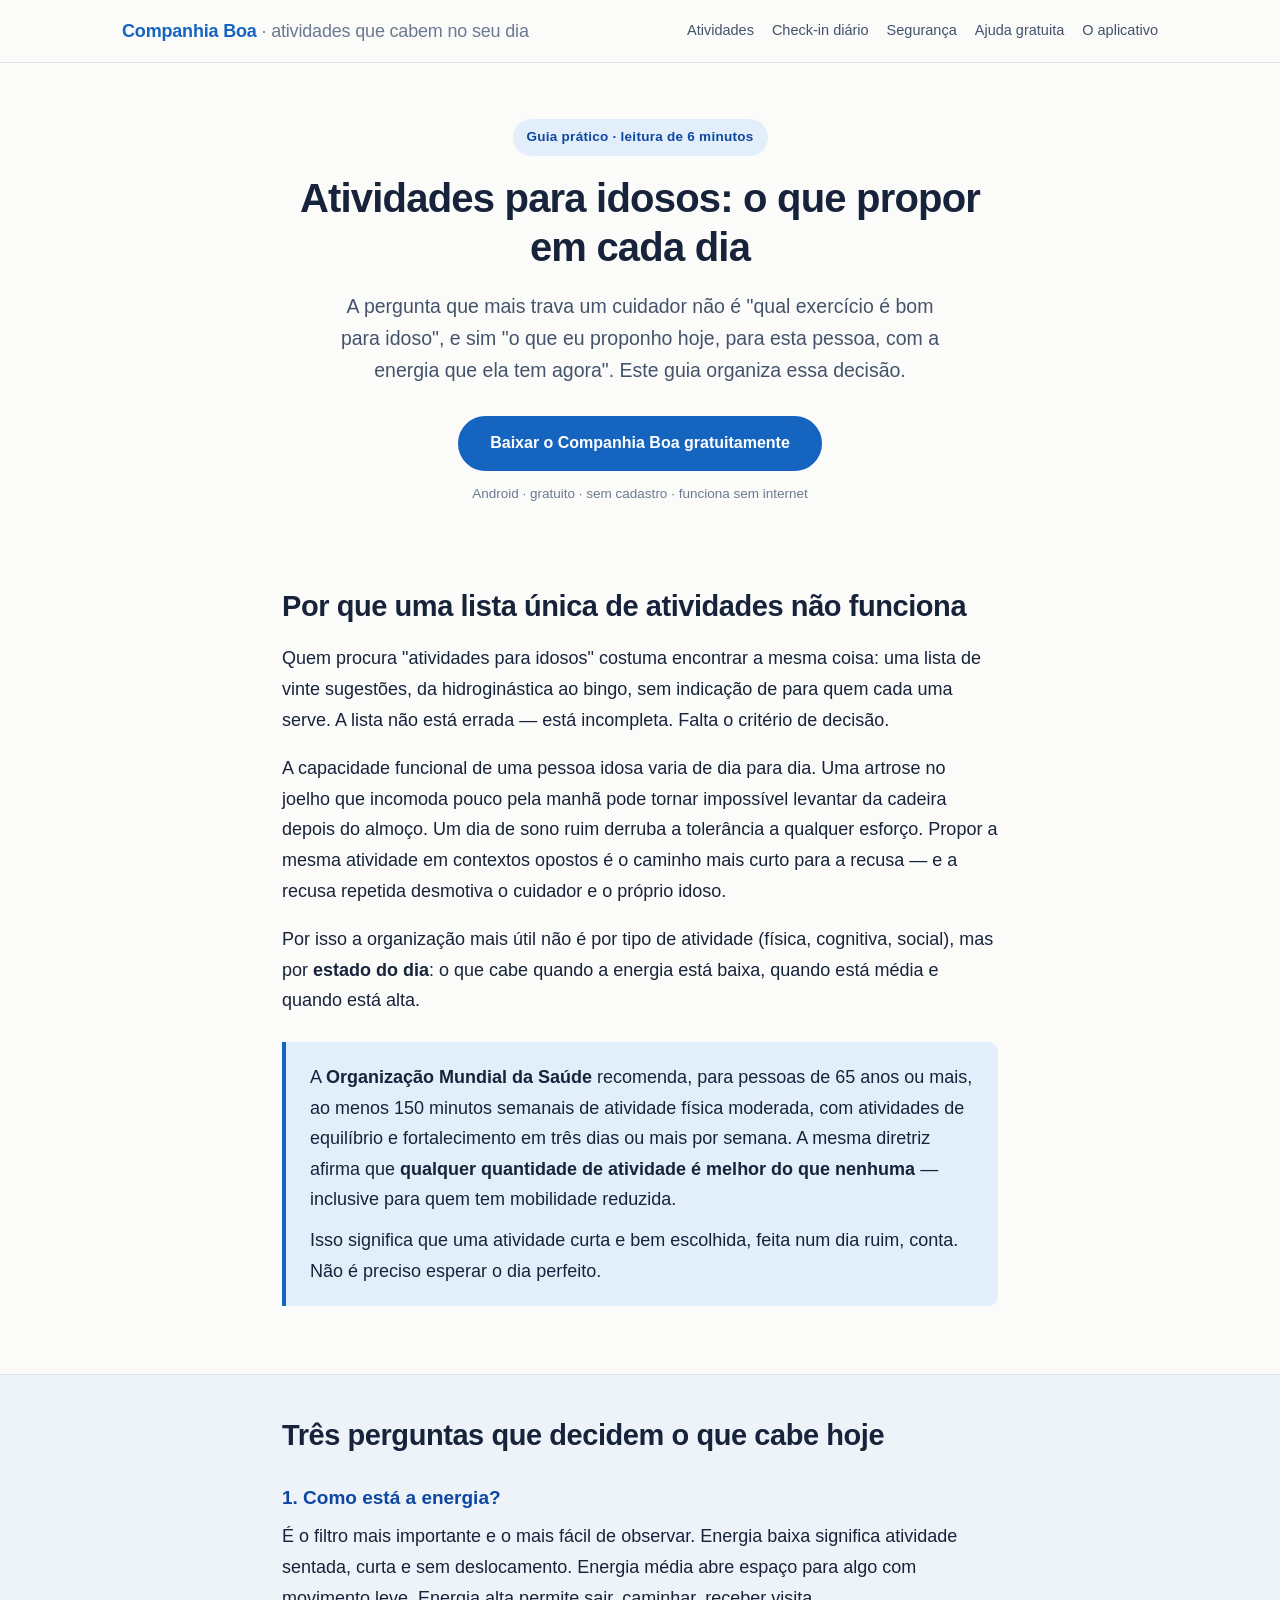
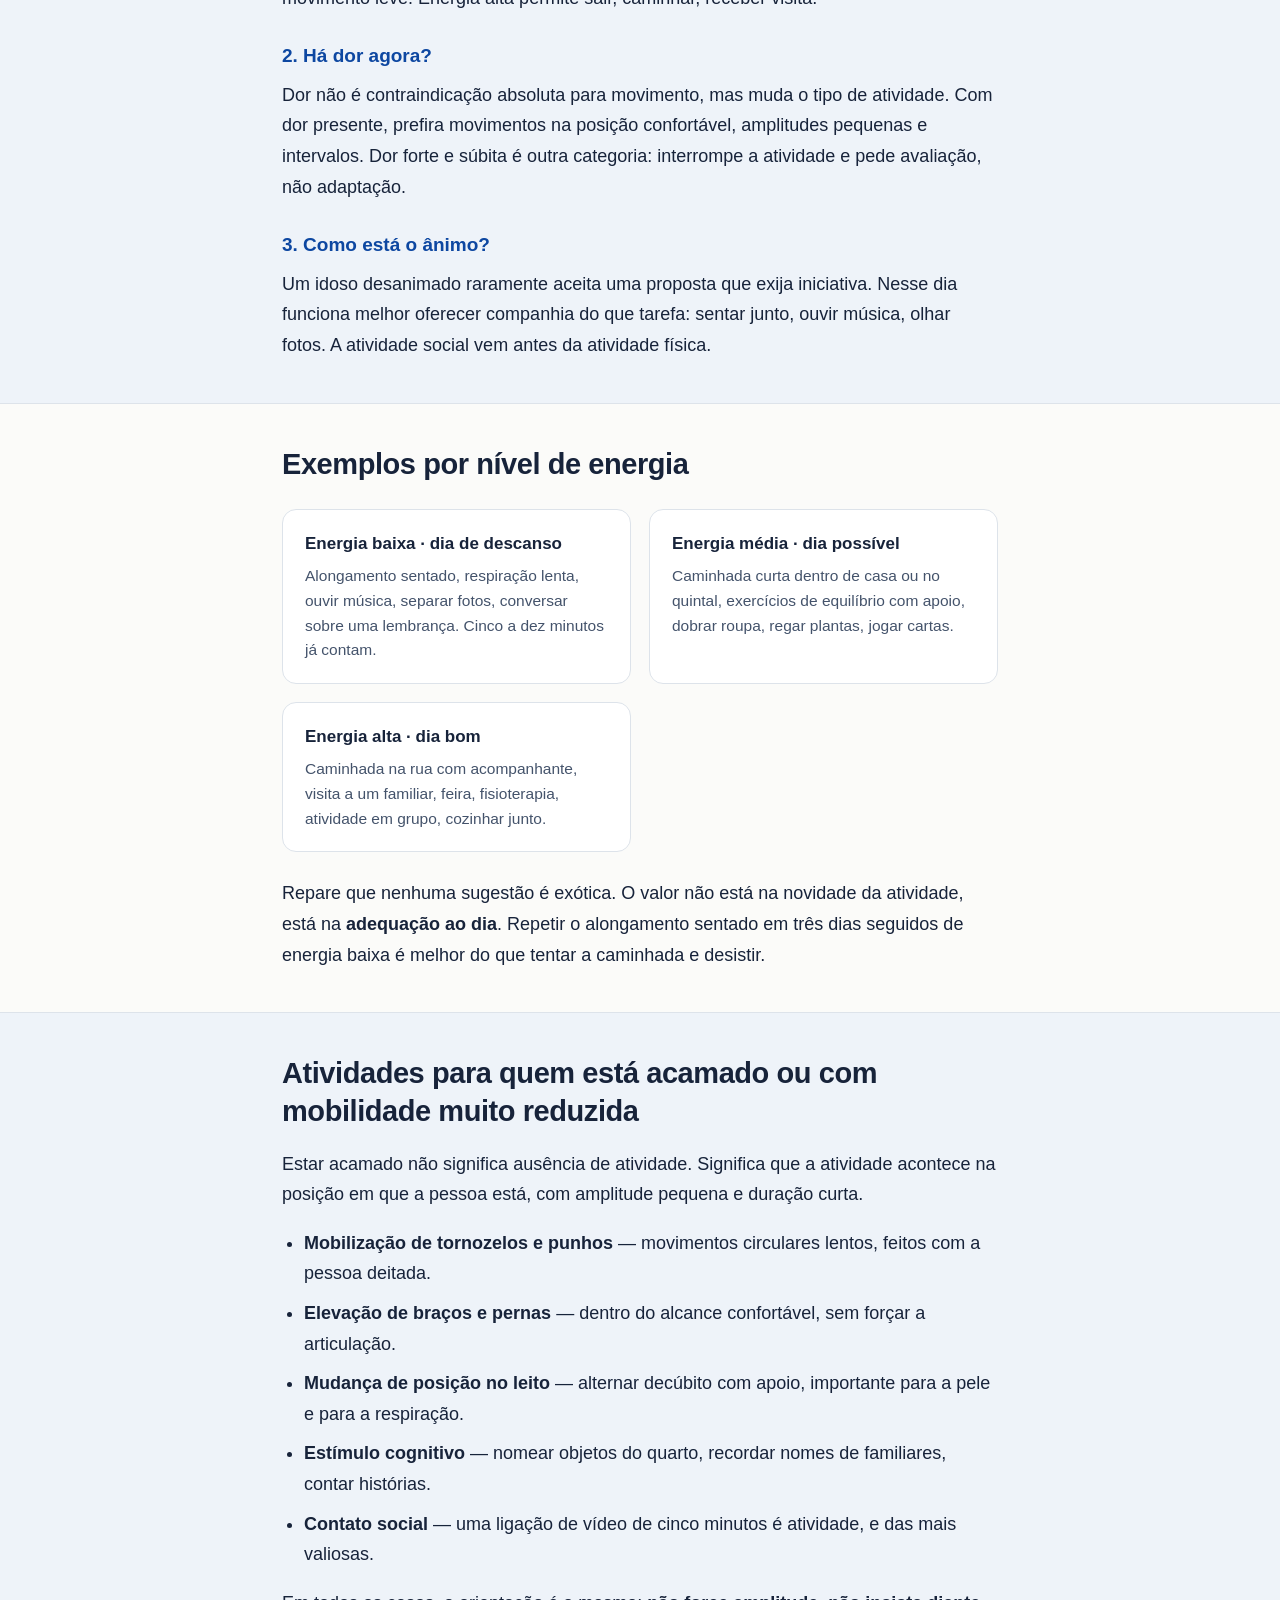
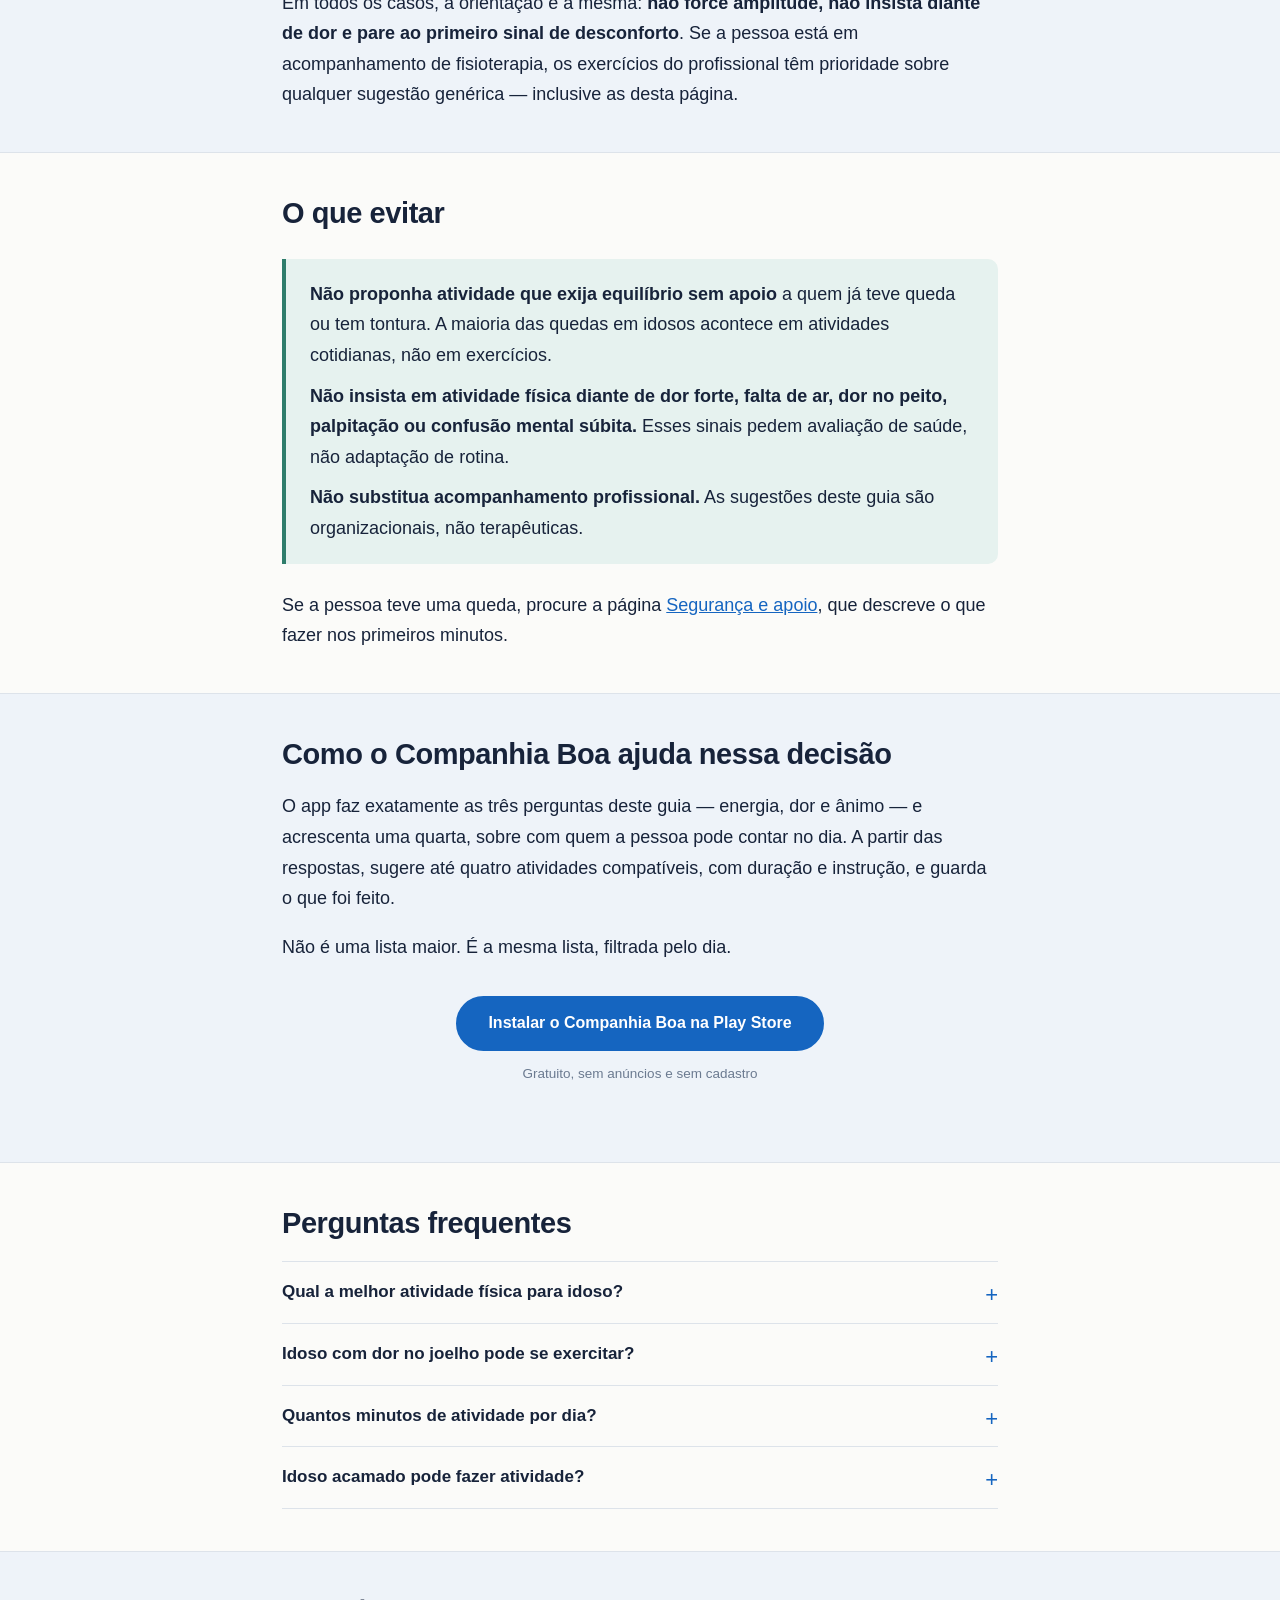
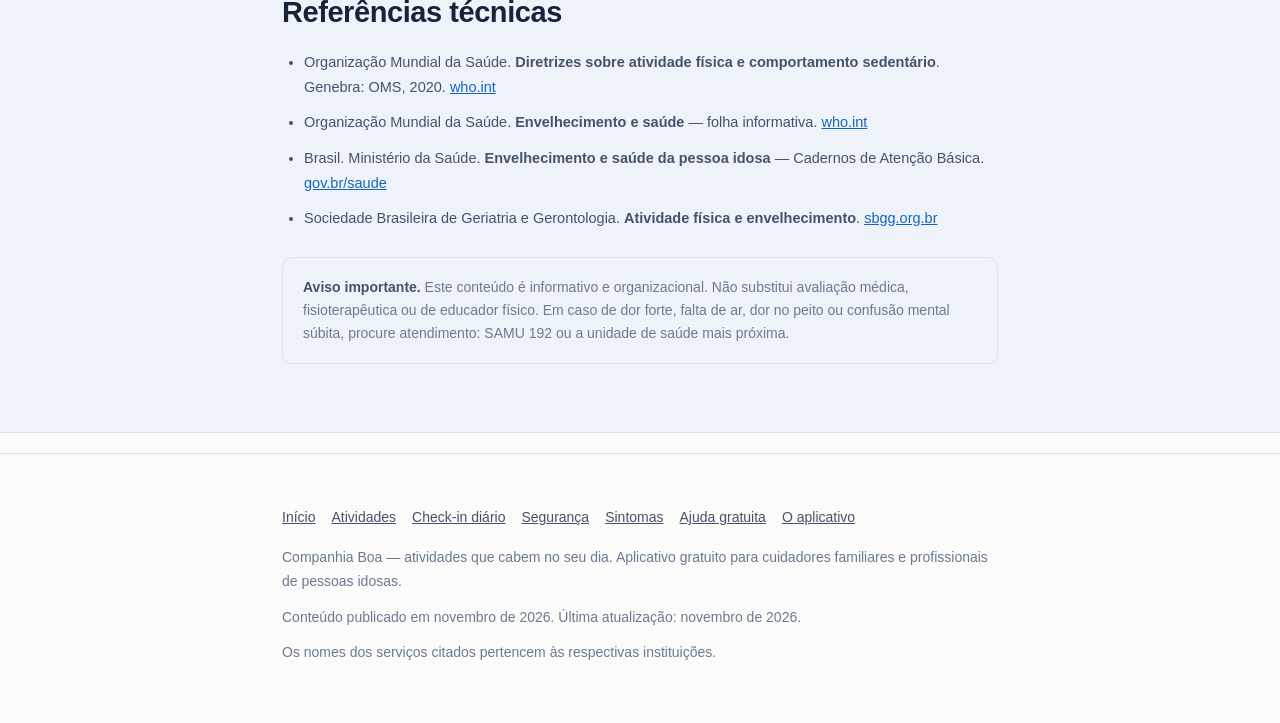
<file: atividades-para-idosos.html>
<!DOCTYPE html>
<html lang="pt-BR">
<head>
<meta charset="utf-8">
<meta name="viewport" content="width=device-width, initial-scale=1">
<title>Atividades para idosos: o que propor em cada dia — guia prático</title>
<meta name="description" content="Guia prático de atividades para idosos: o que propor conforme a energia, a dor e o ânimo do dia. Exemplos para quem anda, quem está sentado e quem está acamado.">
<link rel="canonical" href="https://leoandradefr.github.io/companhiaboa/atividades-para-idosos.html">
<meta name="robots" content="index, follow">
<meta property="og:type" content="article">
<meta property="og:title" content="Atividades para idosos: o que propor em cada dia">
<meta property="og:description" content="Como escolher a atividade certa para cada tipo de dia, do idoso que anda com autonomia ao que está acamado.">
<meta property="og:url" content="https://leoandradefr.github.io/companhiaboa/atividades-para-idosos.html">
<meta property="og:locale" content="pt_BR">
<link rel="stylesheet" href="style.css">
<script type="application/ld+json">
{
  "@context": "https://schema.org",
  "@type": "Article",
  "headline": "Atividades para idosos: o que propor em cada dia",
  "description": "Guia prático para escolher atividades conforme energia, dor e ânimo da pessoa idosa.",
  "inLanguage": "pt-BR",
  "datePublished": "2026-11-17",
  "dateModified": "2026-11-17",
  "author": { "@type": "Person", "name": "Leonardo Brazão de Andrade" },
  "publisher": { "@type": "Organization", "name": "Companhia Boa" },
  "mainEntityOfPage": "https://leoandradefr.github.io/companhiaboa/atividades-para-idosos.html"
}
</script>
</head>
<body>

<a class="skip-link" href="#conteudo">Ir para o conteúdo</a>

<header class="site">
  <div class="wrap-wide">
    <a class="brand" href="index.html">Companhia Boa <span>&middot; atividades que cabem no seu dia</span></a>
    <nav class="site">
      <a href="atividades-para-idosos.html">Atividades</a>
      <a href="check-in-diario-cuidador.html">Check-in diário</a>
      <a href="seguranca-e-apoio-idosos.html">Segurança</a>
      <a href="onde-buscar-ajuda-idosos.html">Ajuda gratuita</a>
      <a href="app.html">O aplicativo</a>
    </nav>
  </div>
</header>

<main id="conteudo">

  <section class="hero">
    <div class="wrap">
      <p class="badge">Guia prático &middot; leitura de 6 minutos</p>
      <h1>Atividades para idosos: o que propor em cada dia</h1>
      <p class="lead">A pergunta que mais trava um cuidador não é "qual exercício é bom para idoso", e sim "o que eu proponho hoje, para esta pessoa, com a energia que ela tem agora". Este guia organiza essa decisão.</p>
      <a class="btn" href="https://play.google.com/store/apps/details?id=br.com.leonardoandrade.companhiaboa">Baixar o Companhia Boa gratuitamente</a>
      <span class="btn-note">Android &middot; gratuito &middot; sem cadastro &middot; funciona sem internet</span>
    </div>
  </section>

  <section>
    <div class="wrap">
      <h2>Por que uma lista única de atividades não funciona</h2>
      <p>Quem procura "atividades para idosos" costuma encontrar a mesma coisa: uma lista de vinte sugestões, da hidroginástica ao bingo, sem indicação de para quem cada uma serve. A lista não está errada — está incompleta. Falta o critério de decisão.</p>
      <p>A capacidade funcional de uma pessoa idosa varia de dia para dia. Uma artrose no joelho que incomoda pouco pela manhã pode tornar impossível levantar da cadeira depois do almoço. Um dia de sono ruim derruba a tolerância a qualquer esforço. Propor a mesma atividade em contextos opostos é o caminho mais curto para a recusa — e a recusa repetida desmotiva o cuidador e o próprio idoso.</p>
      <p>Por isso a organização mais útil não é por tipo de atividade (física, cognitiva, social), mas por <strong>estado do dia</strong>: o que cabe quando a energia está baixa, quando está média e quando está alta.</p>

      <div class="callout">
        <p>A <strong>Organização Mundial da Saúde</strong> recomenda, para pessoas de 65 anos ou mais, ao menos 150 minutos semanais de atividade física moderada, com atividades de equilíbrio e fortalecimento em três dias ou mais por semana. A mesma diretriz afirma que <strong>qualquer quantidade de atividade é melhor do que nenhuma</strong> — inclusive para quem tem mobilidade reduzida.</p>
        <p>Isso significa que uma atividade curta e bem escolhida, feita num dia ruim, conta. Não é preciso esperar o dia perfeito.</p>
      </div>
    </div>
  </section>

  <section class="alt">
    <div class="wrap">
      <h2>Três perguntas que decidem o que cabe hoje</h2>

      <h3>1. Como está a energia?</h3>
      <p>É o filtro mais importante e o mais fácil de observar. Energia baixa significa atividade sentada, curta e sem deslocamento. Energia média abre espaço para algo com movimento leve. Energia alta permite sair, caminhar, receber visita.</p>

      <h3>2. Há dor agora?</h3>
      <p>Dor não é contraindicação absoluta para movimento, mas muda o tipo de atividade. Com dor presente, prefira movimentos na posição confortável, amplitudes pequenas e intervalos. Dor forte e súbita é outra categoria: interrompe a atividade e pede avaliação, não adaptação.</p>

      <h3>3. Como está o ânimo?</h3>
      <p>Um idoso desanimado raramente aceita uma proposta que exija iniciativa. Nesse dia funciona melhor oferecer companhia do que tarefa: sentar junto, ouvir música, olhar fotos. A atividade social vem antes da atividade física.</p>
    </div>
  </section>

  <section>
    <div class="wrap">
      <h2>Exemplos por nível de energia</h2>

      <div class="cards">

        <div class="card">
          <h3>Energia baixa &middot; dia de descanso</h3>
          <p>Alongamento sentado, respiração lenta, ouvir música, separar fotos, conversar sobre uma lembrança. Cinco a dez minutos já contam.</p>
        </div>

        <div class="card">
          <h3>Energia média &middot; dia possível</h3>
          <p>Caminhada curta dentro de casa ou no quintal, exercícios de equilíbrio com apoio, dobrar roupa, regar plantas, jogar cartas.</p>
        </div>

        <div class="card">
          <h3>Energia alta &middot; dia bom</h3>
          <p>Caminhada na rua com acompanhante, visita a um familiar, feira, fisioterapia, atividade em grupo, cozinhar junto.</p>
        </div>

      </div>

      <p>Repare que nenhuma sugestão é exótica. O valor não está na novidade da atividade, está na <strong>adequação ao dia</strong>. Repetir o alongamento sentado em três dias seguidos de energia baixa é melhor do que tentar a caminhada e desistir.</p>
    </div>
  </section>

  <section class="alt">
    <div class="wrap">
      <h2>Atividades para quem está acamado ou com mobilidade muito reduzida</h2>
      <p>Estar acamado não significa ausência de atividade. Significa que a atividade acontece na posição em que a pessoa está, com amplitude pequena e duração curta.</p>
      <ul>
        <li><strong>Mobilização de tornozelos e punhos</strong> — movimentos circulares lentos, feitos com a pessoa deitada.</li>
        <li><strong>Elevação de braços e pernas</strong> — dentro do alcance confortável, sem forçar a articulação.</li>
        <li><strong>Mudança de posição no leito</strong> — alternar decúbito com apoio, importante para a pele e para a respiração.</li>
        <li><strong>Estímulo cognitivo</strong> — nomear objetos do quarto, recordar nomes de familiares, contar histórias.</li>
        <li><strong>Contato social</strong> — uma ligação de vídeo de cinco minutos é atividade, e das mais valiosas.</li>
      </ul>
      <p>Em todos os casos, a orientação é a mesma: <strong>não force amplitude, não insista diante de dor e pare ao primeiro sinal de desconforto</strong>. Se a pessoa está em acompanhamento de fisioterapia, os exercícios do profissional têm prioridade sobre qualquer sugestão genérica — inclusive as desta página.</p>
    </div>
  </section>

  <section>
    <div class="wrap">
      <h2>O que evitar</h2>
      <div class="callout callout-warm">
        <p><strong>Não proponha atividade que exija equilíbrio sem apoio</strong> a quem já teve queda ou tem tontura. A maioria das quedas em idosos acontece em atividades cotidianas, não em exercícios.</p>
        <p><strong>Não insista em atividade física diante de dor forte, falta de ar, dor no peito, palpitação ou confusão mental súbita.</strong> Esses sinais pedem avaliação de saúde, não adaptação de rotina.</p>
        <p><strong>Não substitua acompanhamento profissional.</strong> As sugestões deste guia são organizacionais, não terapêuticas.</p>
      </div>
      <p>Se a pessoa teve uma queda, procure a página <a href="seguranca-e-apoio-idosos.html">Segurança e apoio</a>, que descreve o que fazer nos primeiros minutos.</p>
    </div>
  </section>

  <section class="alt">
    <div class="wrap">
      <h2>Como o Companhia Boa ajuda nessa decisão</h2>
      <p>O app faz exatamente as três perguntas deste guia — energia, dor e ânimo — e acrescenta uma quarta, sobre com quem a pessoa pode contar no dia. A partir das respostas, sugere até quatro atividades compatíveis, com duração e instrução, e guarda o que foi feito.</p>
      <p>Não é uma lista maior. É a mesma lista, filtrada pelo dia.</p>
      <div class="btn-row">
        <a class="btn" href="https://play.google.com/store/apps/details?id=br.com.leonardoandrade.companhiaboa">Instalar o Companhia Boa na Play Store</a>
        <span class="btn-note">Gratuito, sem anúncios e sem cadastro</span>
      </div>
    </div>
  </section>

  <section>
    <div class="wrap">
      <h2>Perguntas frequentes</h2>
      <div class="faq">

        <details>
          <summary>Qual a melhor atividade física para idoso?</summary>
          <p>Não existe uma melhor isolada. A combinação mais recomendada internacionalmente é atividade aeróbica moderada, fortalecimento muscular e treino de equilíbrio. O que muda de pessoa para pessoa é a intensidade e o apoio necessário.</p>
        </details>

        <details>
          <summary>Idoso com dor no joelho pode se exercitar?</summary>
          <p>Movimento leve costuma ser benéfico, mas o tipo e a amplitude dependem da causa da dor. Com dor presente, prefira atividades sem impacto e na posição confortável. Com dor forte, aguda ou recente, procure avaliação antes.</p>
        </details>

        <details>
          <summary>Quantos minutos de atividade por dia?</summary>
          <p>A referência internacional é de 150 minutos semanais de intensidade moderada, o que equivale a cerca de 20 a 30 minutos em cinco dias. Mas qualquer quantidade é melhor do que nenhuma, e dias de 5 minutos contam.</p>
        </details>

        <details>
          <summary>Idoso acamado pode fazer atividade?</summary>
          <p>Sim, dentro dos limites da posição. Mobilização de articulações, mudança de decúbito e estímulo cognitivo são atividades válidas. Se houver fisioterapeuta acompanhando, siga as orientações dele.</p>
        </details>

      </div>
    </div>
  </section>

  <section class="alt">
    <div class="wrap">
      <h2>Referências técnicas</h2>
      <ul class="refs">
        <li>Organização Mundial da Saúde. <strong>Diretrizes sobre atividade física e comportamento sedentário</strong>. Genebra: OMS, 2020. <a href="https://www.who.int/publications/i/item/9789240015128">who.int</a></li>
        <li>Organização Mundial da Saúde. <strong>Envelhecimento e saúde</strong> — folha informativa. <a href="https://www.who.int/news-room/fact-sheets/detail/ageing-and-health">who.int</a></li>
        <li>Brasil. Ministério da Saúde. <strong>Envelhecimento e saúde da pessoa idosa</strong> — Cadernos de Atenção Básica. <a href="https://www.gov.br/saude/pt-br/assuntos/saude-de-a-a-z/s/saude-da-pessoa-idosa">gov.br/saude</a></li>
        <li>Sociedade Brasileira de Geriatria e Gerontologia. <strong>Atividade física e envelhecimento</strong>. <a href="https://sbgg.org.br/">sbgg.org.br</a></li>
      </ul>

      <div class="notice">
        <strong>Aviso importante.</strong> Este conteúdo é informativo e organizacional. Não substitui avaliação médica, fisioterapêutica ou de educador físico. Em caso de dor forte, falta de ar, dor no peito ou confusão mental súbita, procure atendimento: SAMU 192 ou a unidade de saúde mais próxima.
      </div>
    </div>
  </section>

</main>

<footer class="site">
  <div class="wrap">
    <div class="foot-links">
      <a href="index.html">Início</a>
      <a href="atividades-para-idosos.html">Atividades</a>
      <a href="check-in-diario-cuidador.html">Check-in diário</a>
      <a href="seguranca-e-apoio-idosos.html">Segurança</a>
      <a href="sinais-de-que-idoso-precisa-de-ajuda.html">Sintomas</a>
      <a href="onde-buscar-ajuda-idosos.html">Ajuda gratuita</a>
      <a href="app.html">O aplicativo</a>
    </div>
    <p>Companhia Boa — atividades que cabem no seu dia. Aplicativo gratuito para cuidadores familiares e profissionais de pessoas idosas.</p>
    <p>Conteúdo publicado em novembro de 2026. Última atualização: novembro de 2026.</p>
    <p>Os nomes dos serviços citados pertencem às respectivas instituições.</p>
  </div>
</footer>

</body>
</html>
</file>
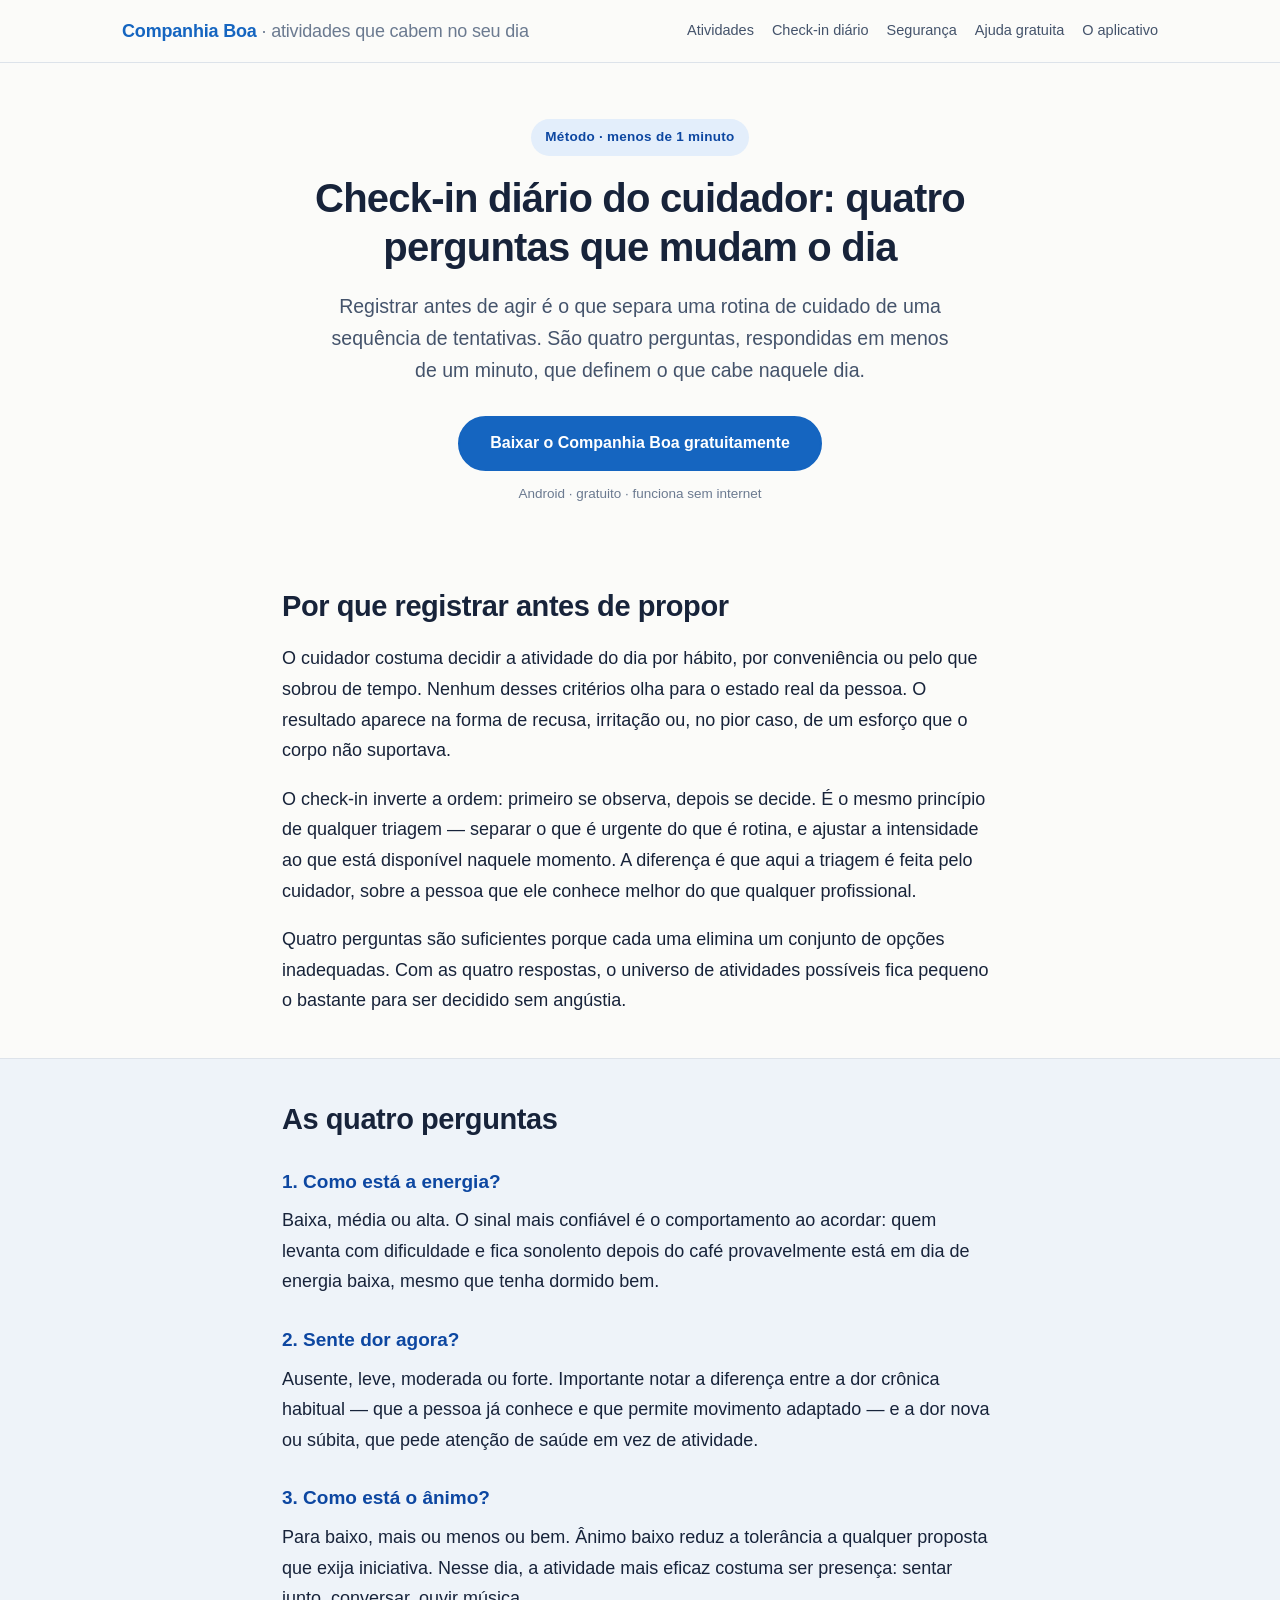
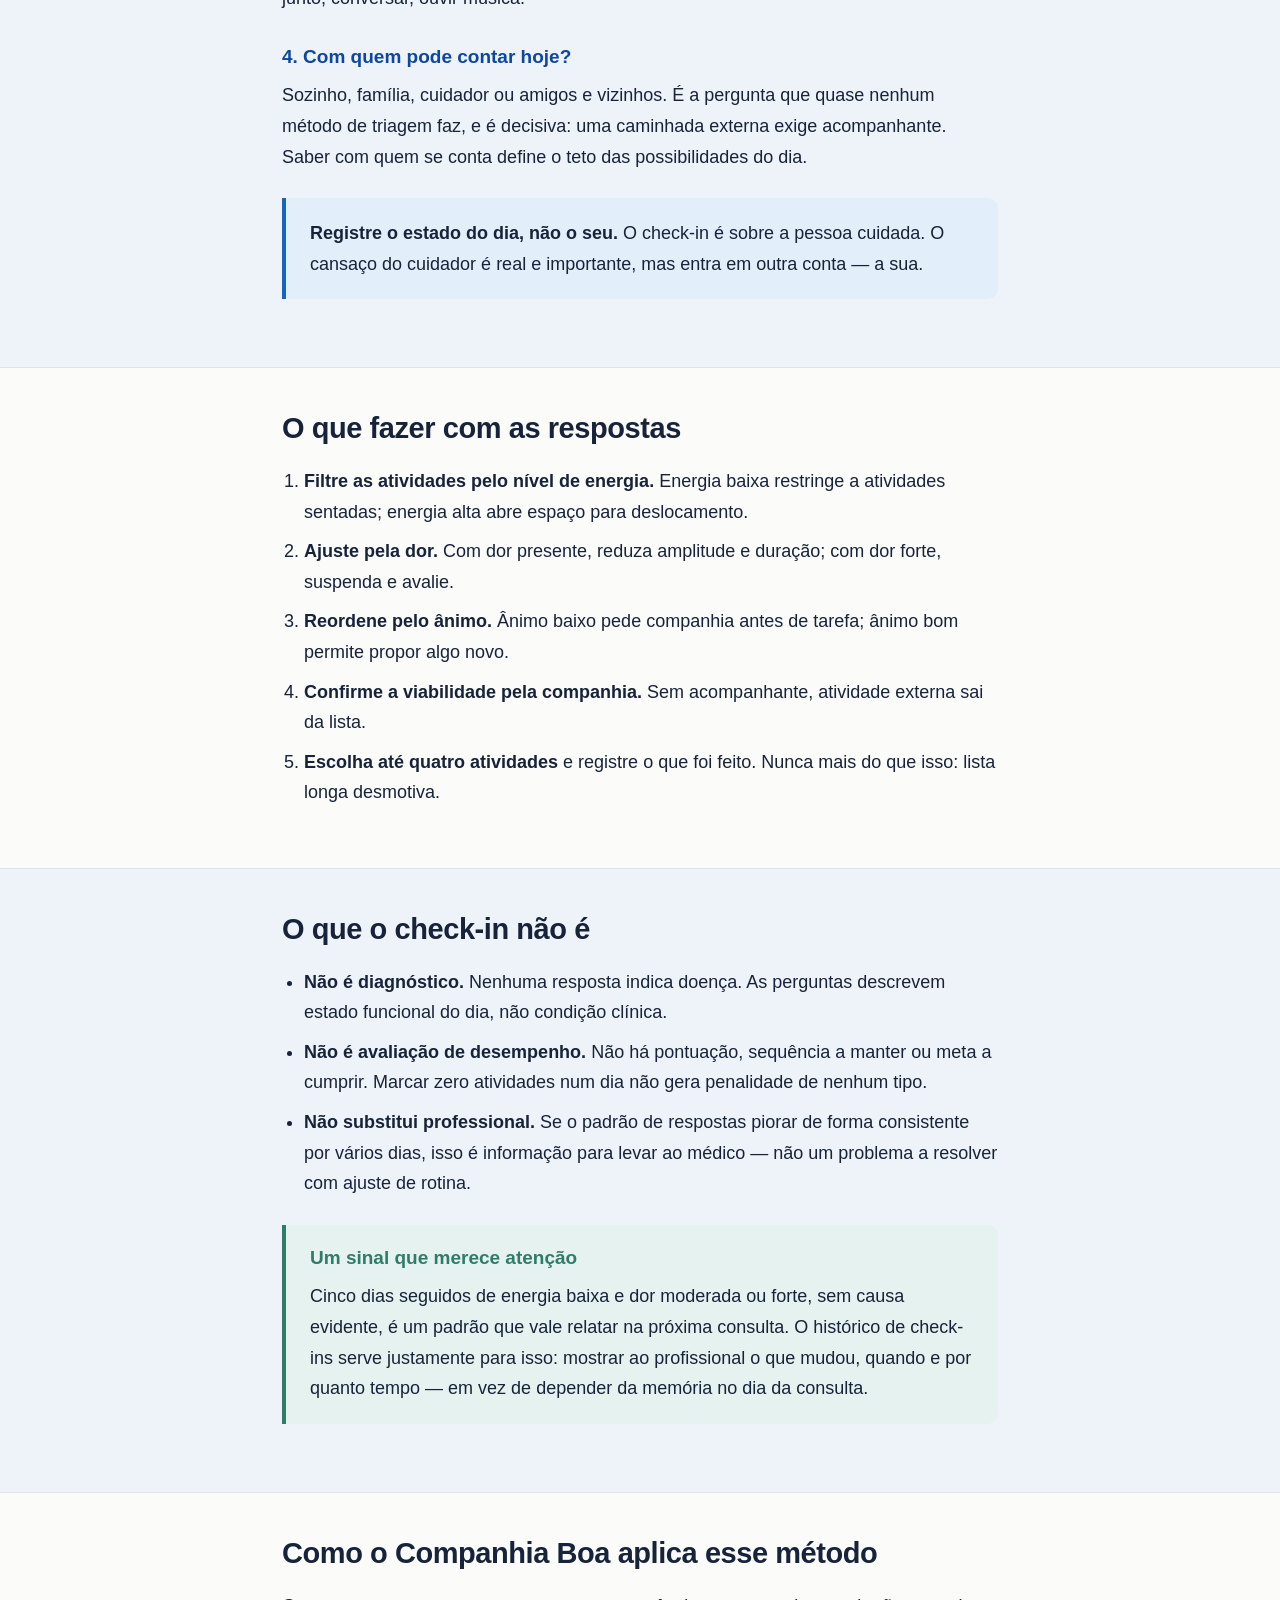
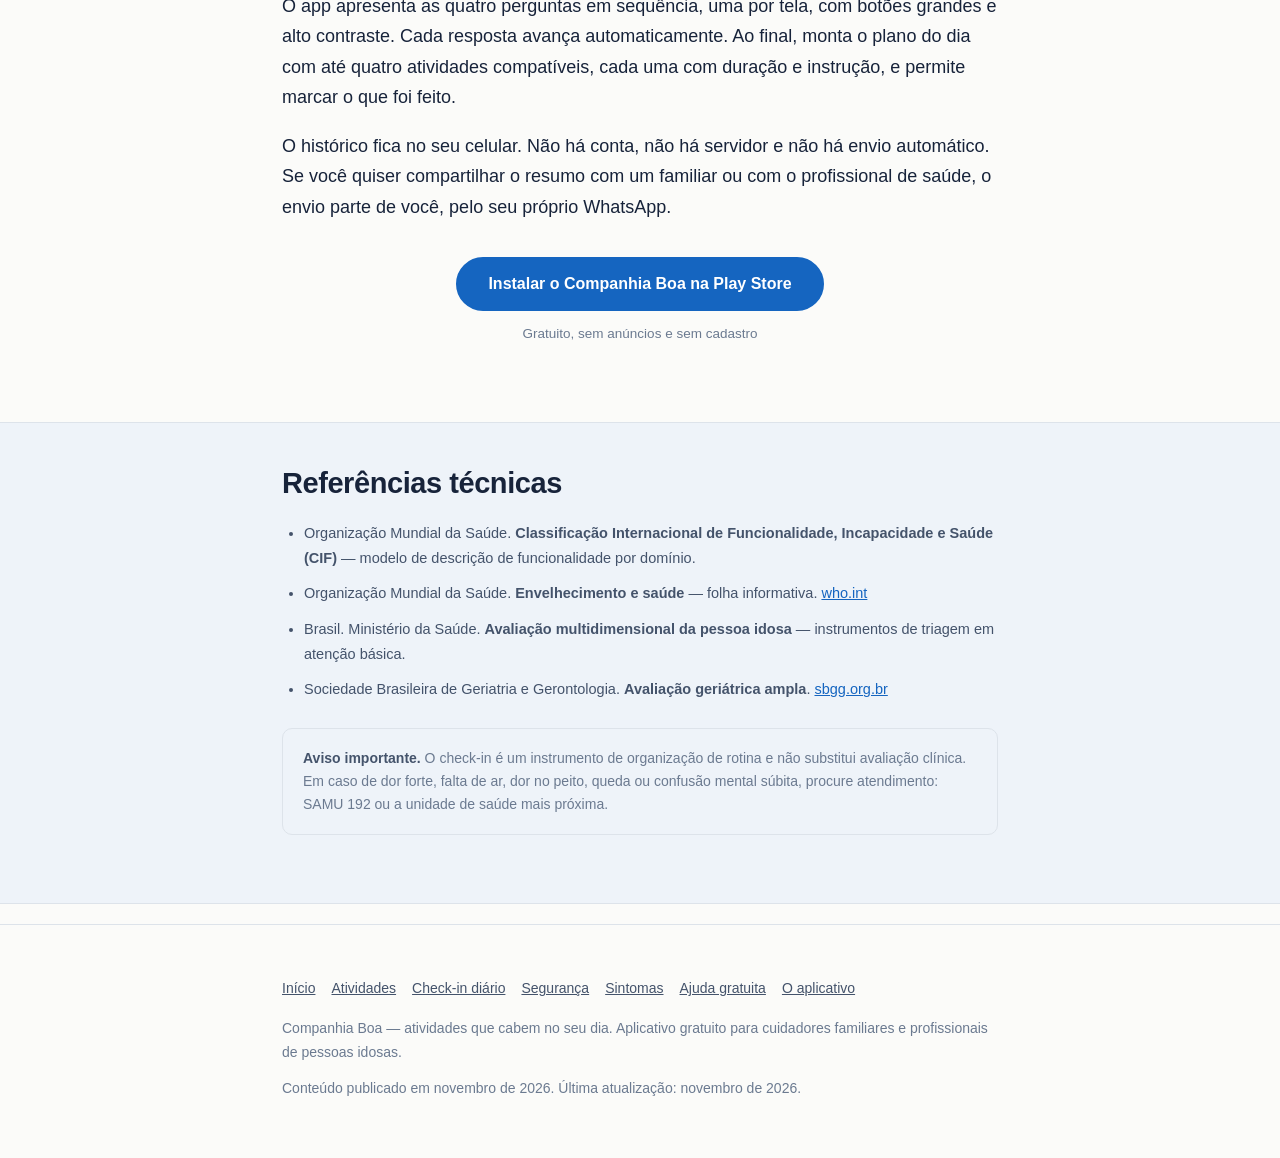
<file: check-in-diario-cuidador.html>
<!DOCTYPE html>
<html lang="pt-BR">
<head>
<meta charset="utf-8">
<meta name="viewport" content="width=device-width, initial-scale=1">
<title>Check-in diário do cuidador: 4 perguntas que mudam o dia</title>
<meta name="description" content="Como registrar o estado do idoso em quatro perguntas — energia, dor, ânimo e companhia — e usar isso para escolher as atividades certas de cada dia.">
<link rel="canonical" href="https://leoandradefr.github.io/companhiaboa/check-in-diario-cuidador.html">
<meta name="robots" content="index, follow">
<meta property="og:type" content="article">
<meta property="og:title" content="Check-in diário do cuidador: 4 perguntas que mudam o dia">
<meta property="og:description" content="O método de triagem em quatro passos que evita propor demais em dia ruim e de menos em dia bom.">
<meta property="og:url" content="https://leoandradefr.github.io/companhiaboa/check-in-diario-cuidador.html">
<meta property="og:locale" content="pt_BR">
<link rel="stylesheet" href="style.css">
<script type="application/ld+json">
{
  "@context": "https://schema.org",
  "@type": "HowTo",
  "name": "Como fazer o check-in diário de uma pessoa idosa em quatro passos",
  "description": "Método de quatro perguntas para escolher as atividades certas para cada dia.",
  "inLanguage": "pt-BR",
  "totalTime": "PT1M",
  "step": [
    { "@type": "HowToStep", "name": "Avaliar a energia", "text": "Observe se a pessoa está com energia baixa, média ou alta, considerando sono, alimentação e disposição ao acordar." },
    { "@type": "HowToStep", "name": "Verificar a dor", "text": "Pergunte se há dor agora e onde. Dor forte e súbita interrompe a rotina e pede avaliação de saúde." },
    { "@type": "HowToStep", "name": "Observar o ânimo", "text": "Note se a pessoa está para baixo, mais ou menos ou bem. Ânimo baixo pede companhia antes de tarefa." },
    { "@type": "HowToStep", "name": "Identificar a companhia", "text": "Verifique com quem ela pode contar hoje: sozinha, família, cuidador ou amigos e vizinhos." }
  ]
}
</script>
</head>
<body>

<a class="skip-link" href="#conteudo">Ir para o conteúdo</a>

<header class="site">
  <div class="wrap-wide">
    <a class="brand" href="index.html">Companhia Boa <span>&middot; atividades que cabem no seu dia</span></a>
    <nav class="site">
      <a href="atividades-para-idosos.html">Atividades</a>
      <a href="check-in-diario-cuidador.html">Check-in diário</a>
      <a href="seguranca-e-apoio-idosos.html">Segurança</a>
      <a href="onde-buscar-ajuda-idosos.html">Ajuda gratuita</a>
      <a href="app.html">O aplicativo</a>
    </nav>
  </div>
</header>

<main id="conteudo">

  <section class="hero">
    <div class="wrap">
      <p class="badge">Método &middot; menos de 1 minuto</p>
      <h1>Check-in diário do cuidador: quatro perguntas que mudam o dia</h1>
      <p class="lead">Registrar antes de agir é o que separa uma rotina de cuidado de uma sequência de tentativas. São quatro perguntas, respondidas em menos de um minuto, que definem o que cabe naquele dia.</p>
      <a class="btn" href="https://play.google.com/store/apps/details?id=br.com.leonardoandrade.companhiaboa">Baixar o Companhia Boa gratuitamente</a>
      <span class="btn-note">Android &middot; gratuito &middot; funciona sem internet</span>
    </div>
  </section>

  <section>
    <div class="wrap">
      <h2>Por que registrar antes de propor</h2>
      <p>O cuidador costuma decidir a atividade do dia por hábito, por conveniência ou pelo que sobrou de tempo. Nenhum desses critérios olha para o estado real da pessoa. O resultado aparece na forma de recusa, irritação ou, no pior caso, de um esforço que o corpo não suportava.</p>
      <p>O check-in inverte a ordem: primeiro se observa, depois se decide. É o mesmo princípio de qualquer triagem — separar o que é urgente do que é rotina, e ajustar a intensidade ao que está disponível naquele momento. A diferença é que aqui a triagem é feita pelo cuidador, sobre a pessoa que ele conhece melhor do que qualquer profissional.</p>
      <p>Quatro perguntas são suficientes porque cada uma elimina um conjunto de opções inadequadas. Com as quatro respostas, o universo de atividades possíveis fica pequeno o bastante para ser decidido sem angústia.</p>
    </div>
  </section>

  <section class="alt">
    <div class="wrap">
      <h2>As quatro perguntas</h2>

      <h3>1. Como está a energia?</h3>
      <p>Baixa, média ou alta. O sinal mais confiável é o comportamento ao acordar: quem levanta com dificuldade e fica sonolento depois do café provavelmente está em dia de energia baixa, mesmo que tenha dormido bem.</p>

      <h3>2. Sente dor agora?</h3>
      <p>Ausente, leve, moderada ou forte. Importante notar a diferença entre a dor crônica habitual — que a pessoa já conhece e que permite movimento adaptado — e a dor nova ou súbita, que pede atenção de saúde em vez de atividade.</p>

      <h3>3. Como está o ânimo?</h3>
      <p>Para baixo, mais ou menos ou bem. Ânimo baixo reduz a tolerância a qualquer proposta que exija iniciativa. Nesse dia, a atividade mais eficaz costuma ser presença: sentar junto, conversar, ouvir música.</p>

      <h3>4. Com quem pode contar hoje?</h3>
      <p>Sozinho, família, cuidador ou amigos e vizinhos. É a pergunta que quase nenhum método de triagem faz, e é decisiva: uma caminhada externa exige acompanhante. Saber com quem se conta define o teto das possibilidades do dia.</p>

      <div class="callout">
        <p><strong>Registre o estado do dia, não o seu.</strong> O check-in é sobre a pessoa cuidada. O cansaço do cuidador é real e importante, mas entra em outra conta — a sua.</p>
      </div>
    </div>
  </section>

  <section>
    <div class="wrap">
      <h2>O que fazer com as respostas</h2>
      <ol>
        <li><strong>Filtre as atividades pelo nível de energia.</strong> Energia baixa restringe a atividades sentadas; energia alta abre espaço para deslocamento.</li>
        <li><strong>Ajuste pela dor.</strong> Com dor presente, reduza amplitude e duração; com dor forte, suspenda e avalie.</li>
        <li><strong>Reordene pelo ânimo.</strong> Ânimo baixo pede companhia antes de tarefa; ânimo bom permite propor algo novo.</li>
        <li><strong>Confirme a viabilidade pela companhia.</strong> Sem acompanhante, atividade externa sai da lista.</li>
        <li><strong>Escolha até quatro atividades</strong> e registre o que foi feito. Nunca mais do que isso: lista longa desmotiva.</li>
      </ol>
    </div>
  </section>

  <section class="alt">
    <div class="wrap">
      <h2>O que o check-in não é</h2>
      <ul>
        <li><strong>Não é diagnóstico.</strong> Nenhuma resposta indica doença. As perguntas descrevem estado funcional do dia, não condição clínica.</li>
        <li><strong>Não é avaliação de desempenho.</strong> Não há pontuação, sequência a manter ou meta a cumprir. Marcar zero atividades num dia não gera penalidade de nenhum tipo.</li>
        <li><strong>Não substitui professional.</strong> Se o padrão de respostas piorar de forma consistente por vários dias, isso é informação para levar ao médico — não um problema a resolver com ajuste de rotina.</li>
      </ul>

      <div class="callout callout-warm">
        <h3>Um sinal que merece atenção</h3>
        <p>Cinco dias seguidos de energia baixa e dor moderada ou forte, sem causa evidente, é um padrão que vale relatar na próxima consulta. O histórico de check-ins serve justamente para isso: mostrar ao profissional o que mudou, quando e por quanto tempo — em vez de depender da memória no dia da consulta.</p>
      </div>
    </div>
  </section>

  <section>
    <div class="wrap">
      <h2>Como o Companhia Boa aplica esse método</h2>
      <p>O app apresenta as quatro perguntas em sequência, uma por tela, com botões grandes e alto contraste. Cada resposta avança automaticamente. Ao final, monta o plano do dia com até quatro atividades compatíveis, cada uma com duração e instrução, e permite marcar o que foi feito.</p>
      <p>O histórico fica no seu celular. Não há conta, não há servidor e não há envio automático. Se você quiser compartilhar o resumo com um familiar ou com o profissional de saúde, o envio parte de você, pelo seu próprio WhatsApp.</p>
      <div class="btn-row">
        <a class="btn" href="https://play.google.com/store/apps/details?id=br.com.leonardoandrade.companhiaboa">Instalar o Companhia Boa na Play Store</a>
        <span class="btn-note">Gratuito, sem anúncios e sem cadastro</span>
      </div>
    </div>
  </section>

  <section class="alt">
    <div class="wrap">
      <h2>Referências técnicas</h2>
      <ul class="refs">
        <li>Organização Mundial da Saúde. <strong>Classificação Internacional de Funcionalidade, Incapacidade e Saúde (CIF)</strong> — modelo de descrição de funcionalidade por domínio.</li>
        <li>Organização Mundial da Saúde. <strong>Envelhecimento e saúde</strong> — folha informativa. <a href="https://www.who.int/news-room/fact-sheets/detail/ageing-and-health">who.int</a></li>
        <li>Brasil. Ministério da Saúde. <strong>Avaliação multidimensional da pessoa idosa</strong> — instrumentos de triagem em atenção básica.</li>
        <li>Sociedade Brasileira de Geriatria e Gerontologia. <strong>Avaliação geriátrica ampla</strong>. <a href="https://sbgg.org.br/">sbgg.org.br</a></li>
      </ul>

      <div class="notice">
        <strong>Aviso importante.</strong> O check-in é um instrumento de organização de rotina e não substitui avaliação clínica. Em caso de dor forte, falta de ar, dor no peito, queda ou confusão mental súbita, procure atendimento: SAMU 192 ou a unidade de saúde mais próxima.
      </div>
    </div>
  </section>

</main>

<footer class="site">
  <div class="wrap">
    <div class="foot-links">
      <a href="index.html">Início</a>
      <a href="atividades-para-idosos.html">Atividades</a>
      <a href="check-in-diario-cuidador.html">Check-in diário</a>
      <a href="seguranca-e-apoio-idosos.html">Segurança</a>
      <a href="sinais-de-que-idoso-precisa-de-ajuda.html">Sintomas</a>
      <a href="onde-buscar-ajuda-idosos.html">Ajuda gratuita</a>
      <a href="app.html">O aplicativo</a>
    </div>
    <p>Companhia Boa — atividades que cabem no seu dia. Aplicativo gratuito para cuidadores familiares e profissionais de pessoas idosas.</p>
    <p>Conteúdo publicado em novembro de 2026. Última atualização: novembro de 2026.</p>
  </div>
</footer>

</body>
</html>
</file>
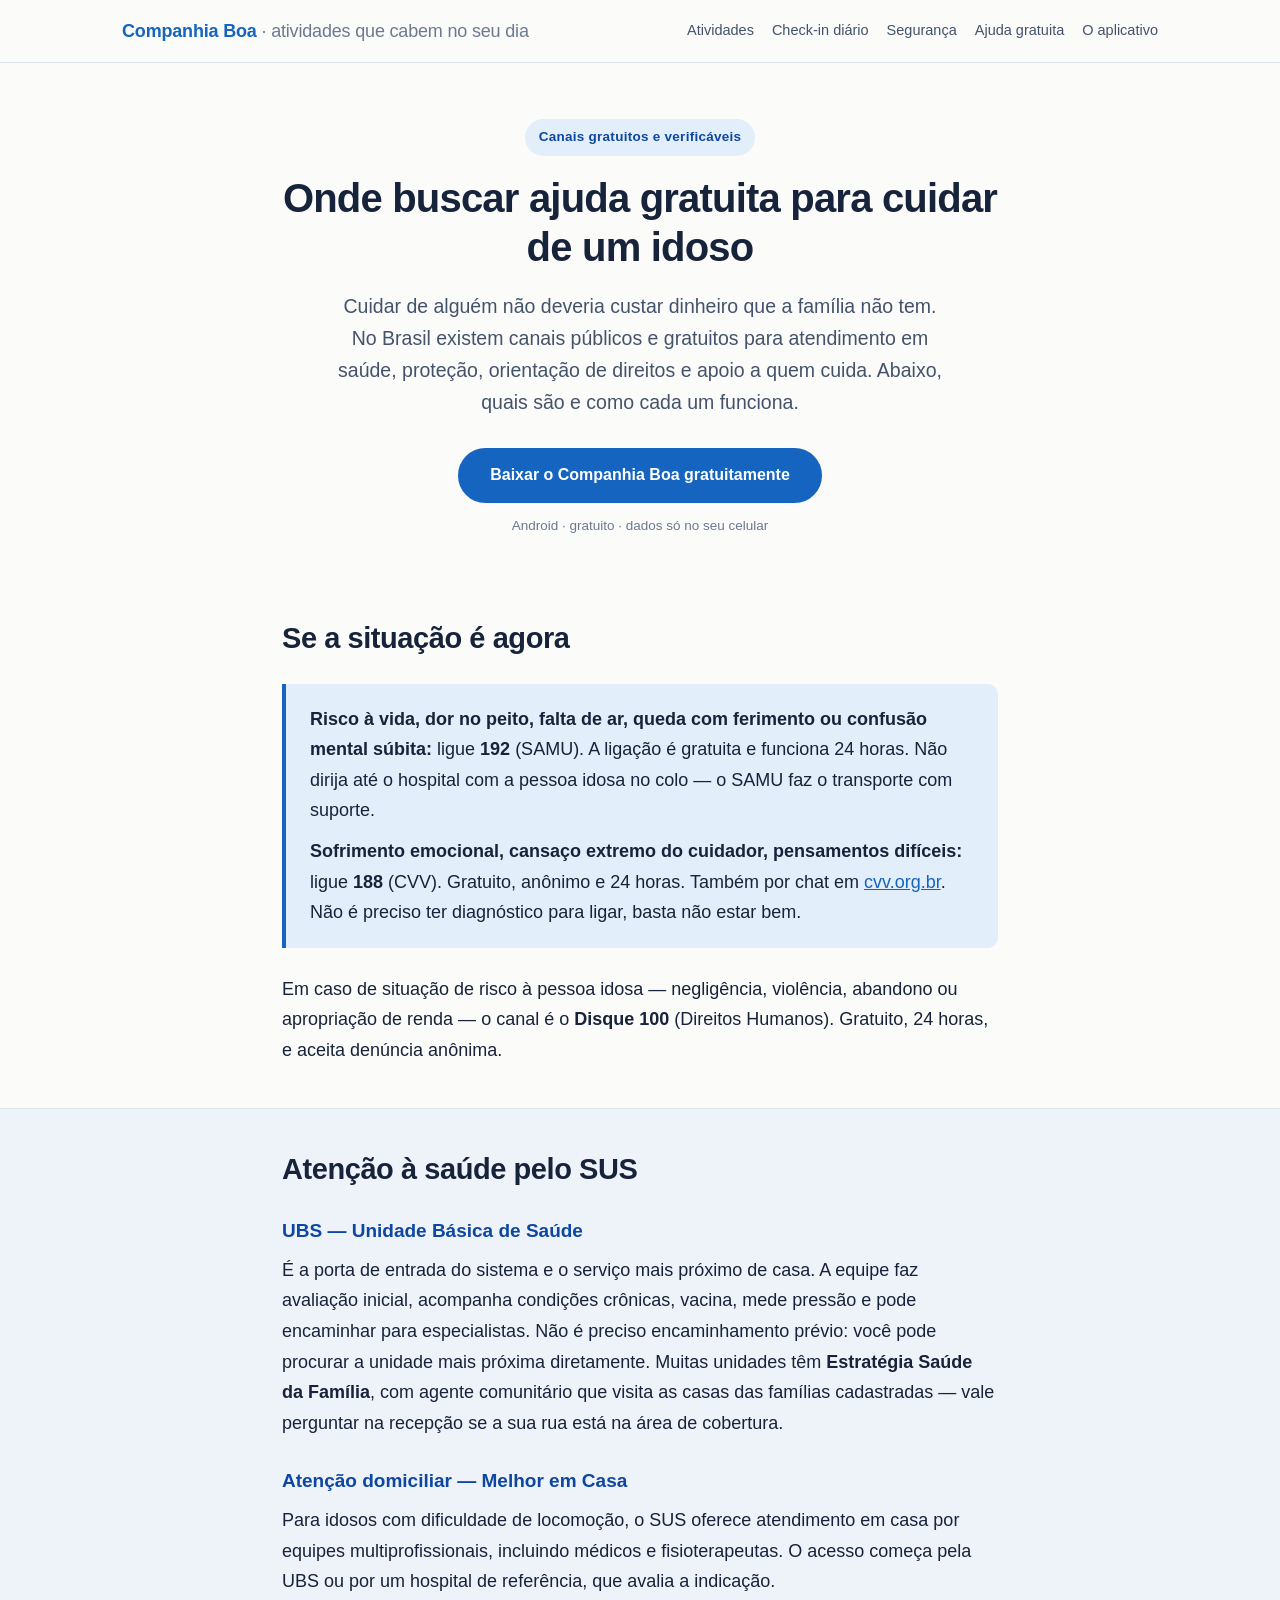
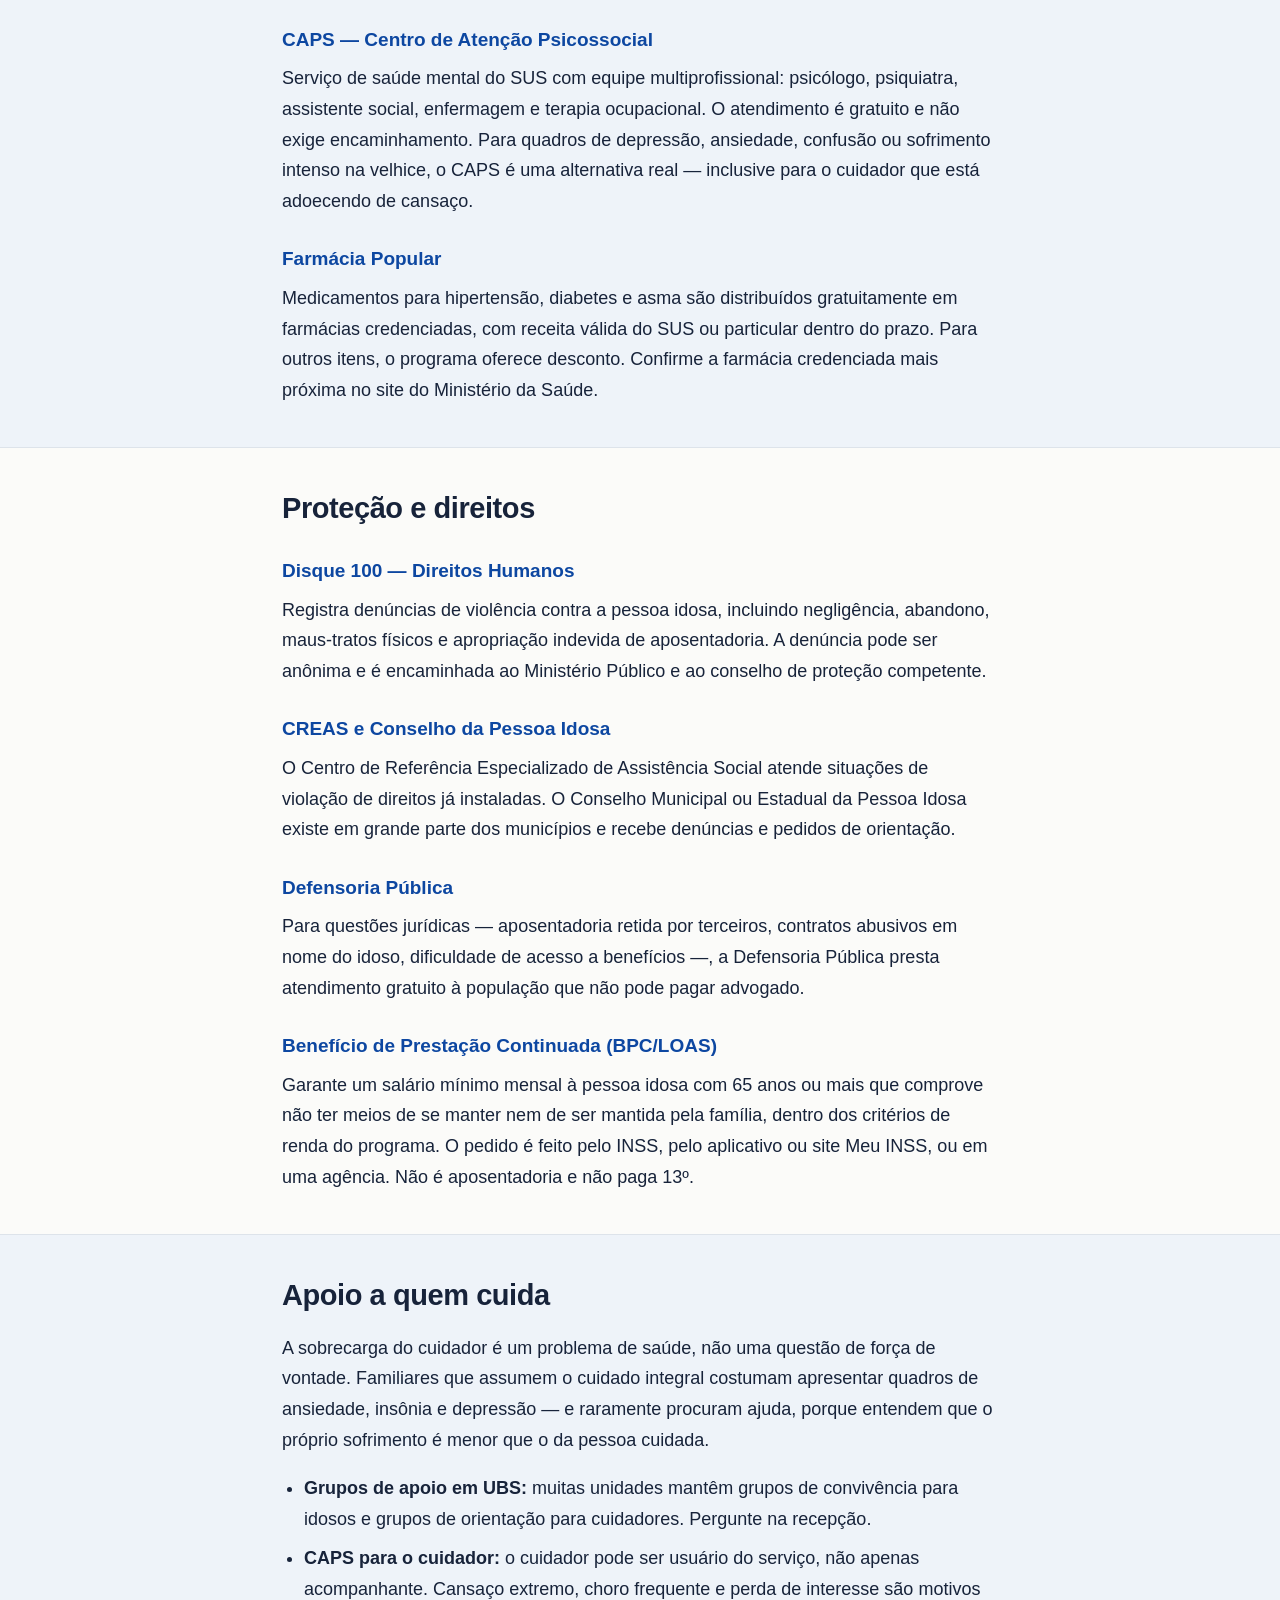
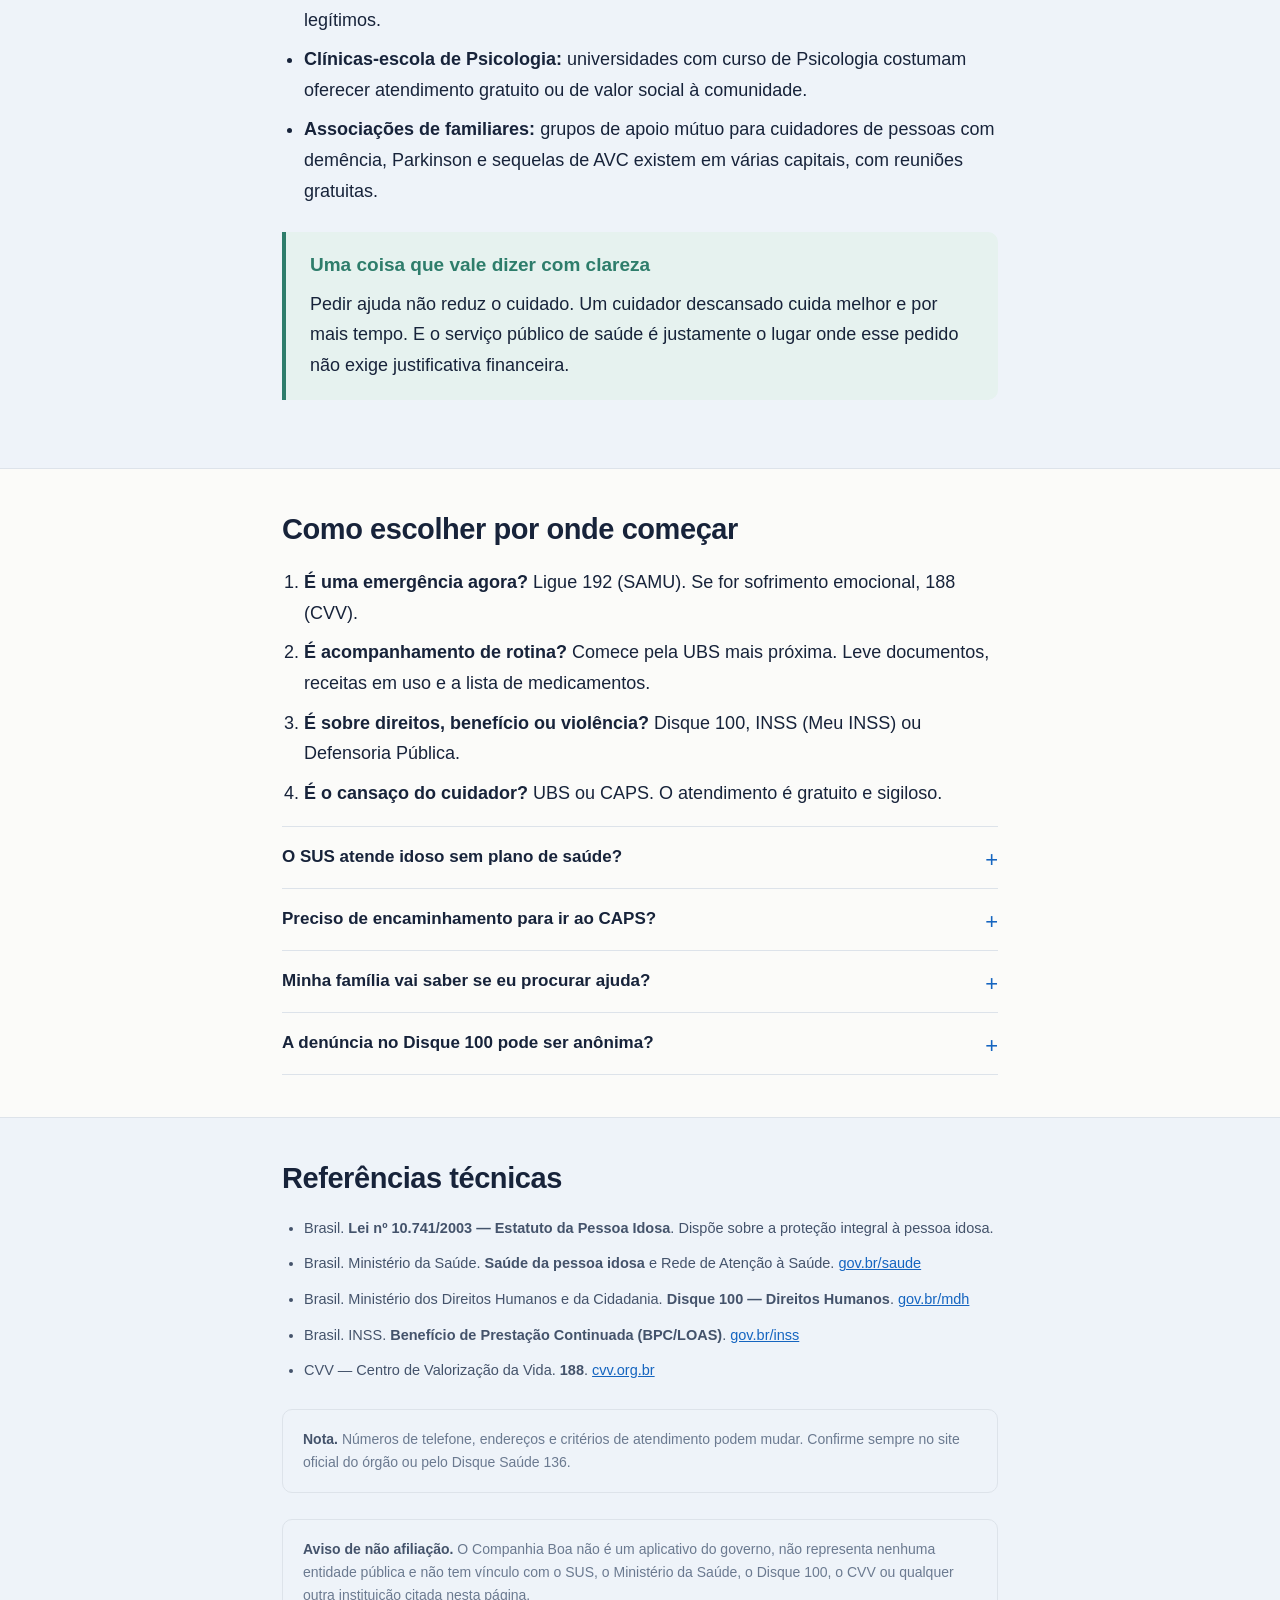
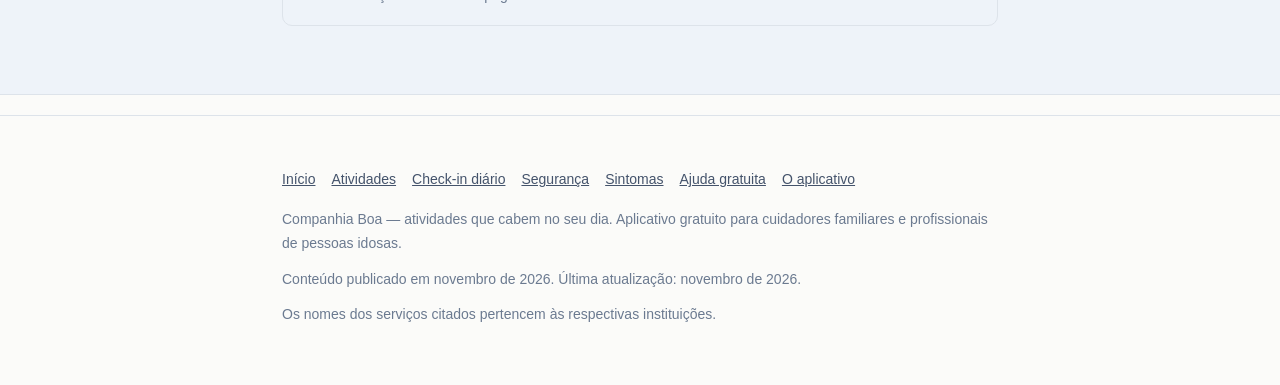
<file: onde-buscar-ajuda-idosos.html>
<!DOCTYPE html>
<html lang="pt-BR">
<head>
<meta charset="utf-8">
<meta name="viewport" content="width=device-width, initial-scale=1">
<title>Onde buscar ajuda gratuita para cuidar de um idoso (SUS, Disque 100)</title>
<meta name="description" content="Canais gratuitos de apoio a quem cuida de idoso: SAMU 192, CVV 188, UBS, CAPS, Disque 100, BPC. Como acessar cada um e o que esperar do atendimento.">
<link rel="canonical" href="https://leoandradefr.github.io/companhiaboa/onde-buscar-ajuda-idosos.html">
<meta name="robots" content="index, follow">
<meta property="og:type" content="article">
<meta property="og:title" content="Onde buscar ajuda gratuita para cuidar de um idoso">
<meta property="og:description" content="SAMU, SUS, Disque 100, BPC e grupos de apoio: a lista completa dos canais gratuitos no Brasil.">
<meta property="og:url" content="https://leoandradefr.github.io/companhiaboa/onde-buscar-ajuda-idosos.html">
<meta property="og:locale" content="pt_BR">
<link rel="stylesheet" href="style.css">
<script type="application/ld+json">
{
  "@context": "https://schema.org",
  "@type": "Article",
  "headline": "Onde buscar ajuda gratuita para cuidar de um idoso",
  "description": "Canais gratuitos e oficiais de apoio a cuidadores e pessoas idosas no Brasil.",
  "inLanguage": "pt-BR",
  "datePublished": "2026-11-17",
  "dateModified": "2026-11-17",
  "author": { "@type": "Person", "name": "Leonardo Brazão de Andrade" },
  "publisher": { "@type": "Organization", "name": "Companhia Boa" },
  "mainEntityOfPage": "https://leoandradefr.github.io/companhiaboa/onde-buscar-ajuda-idosos.html"
}
</script>
</head>
<body>

<a class="skip-link" href="#conteudo">Ir para o conteúdo</a>

<header class="site">
  <div class="wrap-wide">
    <a class="brand" href="index.html">Companhia Boa <span>&middot; atividades que cabem no seu dia</span></a>
    <nav class="site">
      <a href="atividades-para-idosos.html">Atividades</a>
      <a href="check-in-diario-cuidador.html">Check-in diário</a>
      <a href="seguranca-e-apoio-idosos.html">Segurança</a>
      <a href="onde-buscar-ajuda-idosos.html">Ajuda gratuita</a>
      <a href="app.html">O aplicativo</a>
    </nav>
  </div>
</header>

<main id="conteudo">

  <section class="hero">
    <div class="wrap">
      <p class="badge">Canais gratuitos e verificáveis</p>
      <h1>Onde buscar ajuda gratuita para cuidar de um idoso</h1>
      <p class="lead">Cuidar de alguém não deveria custar dinheiro que a família não tem. No Brasil existem canais públicos e gratuitos para atendimento em saúde, proteção, orientação de direitos e apoio a quem cuida. Abaixo, quais são e como cada um funciona.</p>
      <a class="btn" href="https://play.google.com/store/apps/details?id=br.com.leonardoandrade.companhiaboa">Baixar o Companhia Boa gratuitamente</a>
      <span class="btn-note">Android &middot; gratuito &middot; dados só no seu celular</span>
    </div>
  </section>

  <section>
    <div class="wrap">
      <h2>Se a situação é agora</h2>

      <div class="callout">
        <p><strong>Risco à vida, dor no peito, falta de ar, queda com ferimento ou confusão mental súbita:</strong> ligue <strong>192</strong> (SAMU). A ligação é gratuita e funciona 24 horas. Não dirija até o hospital com a pessoa idosa no colo — o SAMU faz o transporte com suporte.</p>
        <p><strong>Sofrimento emocional, cansaço extremo do cuidador, pensamentos difíceis:</strong> ligue <strong>188</strong> (CVV). Gratuito, anônimo e 24 horas. Também por chat em <a href="https://www.cvv.org.br/">cvv.org.br</a>. Não é preciso ter diagnóstico para ligar, basta não estar bem.</p>
      </div>
      <p>Em caso de situação de risco à pessoa idosa — negligência, violência, abandono ou apropriação de renda — o canal é o <strong>Disque 100</strong> (Direitos Humanos). Gratuito, 24 horas, e aceita denúncia anônima.</p>
    </div>
  </section>

  <section class="alt">
    <div class="wrap">
      <h2>Atenção à saúde pelo SUS</h2>

      <h3>UBS — Unidade Básica de Saúde</h3>
      <p>É a porta de entrada do sistema e o serviço mais próximo de casa. A equipe faz avaliação inicial, acompanha condições crônicas, vacina, mede pressão e pode encaminhar para especialistas. Não é preciso encaminhamento prévio: você pode procurar a unidade mais próxima diretamente. Muitas unidades têm <strong>Estratégia Saúde da Família</strong>, com agente comunitário que visita as casas das famílias cadastradas — vale perguntar na recepção se a sua rua está na área de cobertura.</p>

      <h3>Atenção domiciliar — Melhor em Casa</h3>
      <p>Para idosos com dificuldade de locomoção, o SUS oferece atendimento em casa por equipes multiprofissionais, incluindo médicos e fisioterapeutas. O acesso começa pela UBS ou por um hospital de referência, que avalia a indicação.</p>

      <h3>CAPS — Centro de Atenção Psicossocial</h3>
      <p>Serviço de saúde mental do SUS com equipe multiprofissional: psicólogo, psiquiatra, assistente social, enfermagem e terapia ocupacional. O atendimento é gratuito e não exige encaminhamento. Para quadros de depressão, ansiedade, confusão ou sofrimento intenso na velhice, o CAPS é uma alternativa real — inclusive para o cuidador que está adoecendo de cansaço.</p>

      <h3>Farmácia Popular</h3>
      <p>Medicamentos para hipertensão, diabetes e asma são distribuídos gratuitamente em farmácias credenciadas, com receita válida do SUS ou particular dentro do prazo. Para outros itens, o programa oferece desconto. Confirme a farmácia credenciada mais próxima no site do Ministério da Saúde.</p>
    </div>
  </section>

  <section>
    <div class="wrap">
      <h2>Proteção e direitos</h2>

      <h3>Disque 100 — Direitos Humanos</h3>
      <p>Registra denúncias de violência contra a pessoa idosa, incluindo negligência, abandono, maus-tratos físicos e apropriação indevida de aposentadoria. A denúncia pode ser anônima e é encaminhada ao Ministério Público e ao conselho de proteção competente.</p>

      <h3>CREAS e Conselho da Pessoa Idosa</h3>
      <p>O Centro de Referência Especializado de Assistência Social atende situações de violação de direitos já instaladas. O Conselho Municipal ou Estadual da Pessoa Idosa existe em grande parte dos municípios e recebe denúncias e pedidos de orientação.</p>

      <h3>Defensoria Pública</h3>
      <p>Para questões jurídicas — aposentadoria retida por terceiros, contratos abusivos em nome do idoso, dificuldade de acesso a benefícios —, a Defensoria Pública presta atendimento gratuito à população que não pode pagar advogado.</p>

      <h3>Benefício de Prestação Continuada (BPC/LOAS)</h3>
      <p>Garante um salário mínimo mensal à pessoa idosa com 65 anos ou mais que comprove não ter meios de se manter nem de ser mantida pela família, dentro dos critérios de renda do programa. O pedido é feito pelo INSS, pelo aplicativo ou site Meu INSS, ou em uma agência. Não é aposentadoria e não paga 13º.</p>
    </div>
  </section>

  <section class="alt">
    <div class="wrap">
      <h2>Apoio a quem cuida</h2>
      <p>A sobrecarga do cuidador é um problema de saúde, não uma questão de força de vontade. Familiares que assumem o cuidado integral costumam apresentar quadros de ansiedade, insônia e depressão — e raramente procuram ajuda, porque entendem que o próprio sofrimento é menor que o da pessoa cuidada.</p>
      <ul>
        <li><strong>Grupos de apoio em UBS:</strong> muitas unidades mantêm grupos de convivência para idosos e grupos de orientação para cuidadores. Pergunte na recepção.</li>
        <li><strong>CAPS para o cuidador:</strong> o cuidador pode ser usuário do serviço, não apenas acompanhante. Cansaço extremo, choro frequente e perda de interesse são motivos legítimos.</li>
        <li><strong>Clínicas-escola de Psicologia:</strong> universidades com curso de Psicologia costumam oferecer atendimento gratuito ou de valor social à comunidade.</li>
        <li><strong>Associações de familiares:</strong> grupos de apoio mútuo para cuidadores de pessoas com demência, Parkinson e sequelas de AVC existem em várias capitais, com reuniões gratuitas.</li>
      </ul>

      <div class="callout callout-warm">
        <h3>Uma coisa que vale dizer com clareza</h3>
        <p>Pedir ajuda não reduz o cuidado. Um cuidador descansado cuida melhor e por mais tempo. E o serviço público de saúde é justamente o lugar onde esse pedido não exige justificativa financeira.</p>
      </div>
    </div>
  </section>

  <section>
    <div class="wrap">
      <h2>Como escolher por onde começar</h2>
      <ol>
        <li><strong>É uma emergência agora?</strong> Ligue 192 (SAMU). Se for sofrimento emocional, 188 (CVV).</li>
        <li><strong>É acompanhamento de rotina?</strong> Comece pela UBS mais próxima. Leve documentos, receitas em uso e a lista de medicamentos.</li>
        <li><strong>É sobre direitos, benefício ou violência?</strong> Disque 100, INSS (Meu INSS) ou Defensoria Pública.</li>
        <li><strong>É o cansaço do cuidador?</strong> UBS ou CAPS. O atendimento é gratuito e sigiloso.</li>
      </ol>

      <div class="faq">
        <details>
          <summary>O SUS atende idoso sem plano de saúde?</summary>
          <p>Sim. O SUS atende toda a população de forma gratuita, independentemente de plano de saúde, vínculo de emprego ou contribuição.</p>
        </details>
        <details>
          <summary>Preciso de encaminhamento para ir ao CAPS?</summary>
          <p>Não é exigido encaminhamento formal. Você pode procurar o serviço diretamente. Se preferir, comece pela UBS, que também é gratuita.</p>
        </details>
        <details>
          <summary>Minha família vai saber se eu procurar ajuda?</summary>
          <p>Os serviços públicos de saúde no Brasil são obrigados a manter sigilo sobre o atendimento. A UBS, o CAPS e o SAMU não informam a terceiros que você procurou ajuda.</p>
        </details>
        <details>
          <summary>A denúncia no Disque 100 pode ser anônima?</summary>
          <p>Sim. A denúncia pode ser registrada sem identificação do denunciante, e o canal funciona 24 horas, todos os dias.</p>
        </details>
      </div>
    </div>
  </section>

  <section class="alt">
    <div class="wrap">
      <h2>Referências técnicas</h2>
      <ul class="refs">
        <li>Brasil. <strong>Lei nº 10.741/2003 — Estatuto da Pessoa Idosa</strong>. Dispõe sobre a proteção integral à pessoa idosa.</li>
        <li>Brasil. Ministério da Saúde. <strong>Saúde da pessoa idosa</strong> e Rede de Atenção à Saúde. <a href="https://www.gov.br/saude/pt-br/assuntos/saude-de-a-a-z/s/saude-da-pessoa-idosa">gov.br/saude</a></li>
        <li>Brasil. Ministério dos Direitos Humanos e da Cidadania. <strong>Disque 100 — Direitos Humanos</strong>. <a href="https://www.gov.br/mdh/pt-br/ondas">gov.br/mdh</a></li>
        <li>Brasil. INSS. <strong>Benefício de Prestação Continuada (BPC/LOAS)</strong>. <a href="https://www.gov.br/inss/pt-br">gov.br/inss</a></li>
        <li>CVV — Centro de Valorização da Vida. <strong>188</strong>. <a href="https://www.cvv.org.br/">cvv.org.br</a></li>
      </ul>

      <div class="notice">
        <strong>Nota.</strong> Números de telefone, endereços e critérios de atendimento podem mudar. Confirme sempre no site oficial do órgão ou pelo Disque Saúde 136.
      </div>

      <div class="notice">
        <strong>Aviso de não afiliação.</strong> O Companhia Boa não é um aplicativo do governo, não representa nenhuma entidade pública e não tem vínculo com o SUS, o Ministério da Saúde, o Disque 100, o CVV ou qualquer outra instituição citada nesta página.
      </div>
    </div>
  </section>

</main>

<footer class="site">
  <div class="wrap">
    <div class="foot-links">
      <a href="index.html">Início</a>
      <a href="atividades-para-idosos.html">Atividades</a>
      <a href="check-in-diario-cuidador.html">Check-in diário</a>
      <a href="seguranca-e-apoio-idosos.html">Segurança</a>
      <a href="sinais-de-que-idoso-precisa-de-ajuda.html">Sintomas</a>
      <a href="onde-buscar-ajuda-idosos.html">Ajuda gratuita</a>
      <a href="app.html">O aplicativo</a>
    </div>
    <p>Companhia Boa — atividades que cabem no seu dia. Aplicativo gratuito para cuidadores familiares e profissionais de pessoas idosas.</p>
    <p>Conteúdo publicado em novembro de 2026. Última atualização: novembro de 2026.</p>
    <p>Os nomes dos serviços citados pertencem às respectivas instituições.</p>
  </div>
</footer>

</body>
</html>
</file>
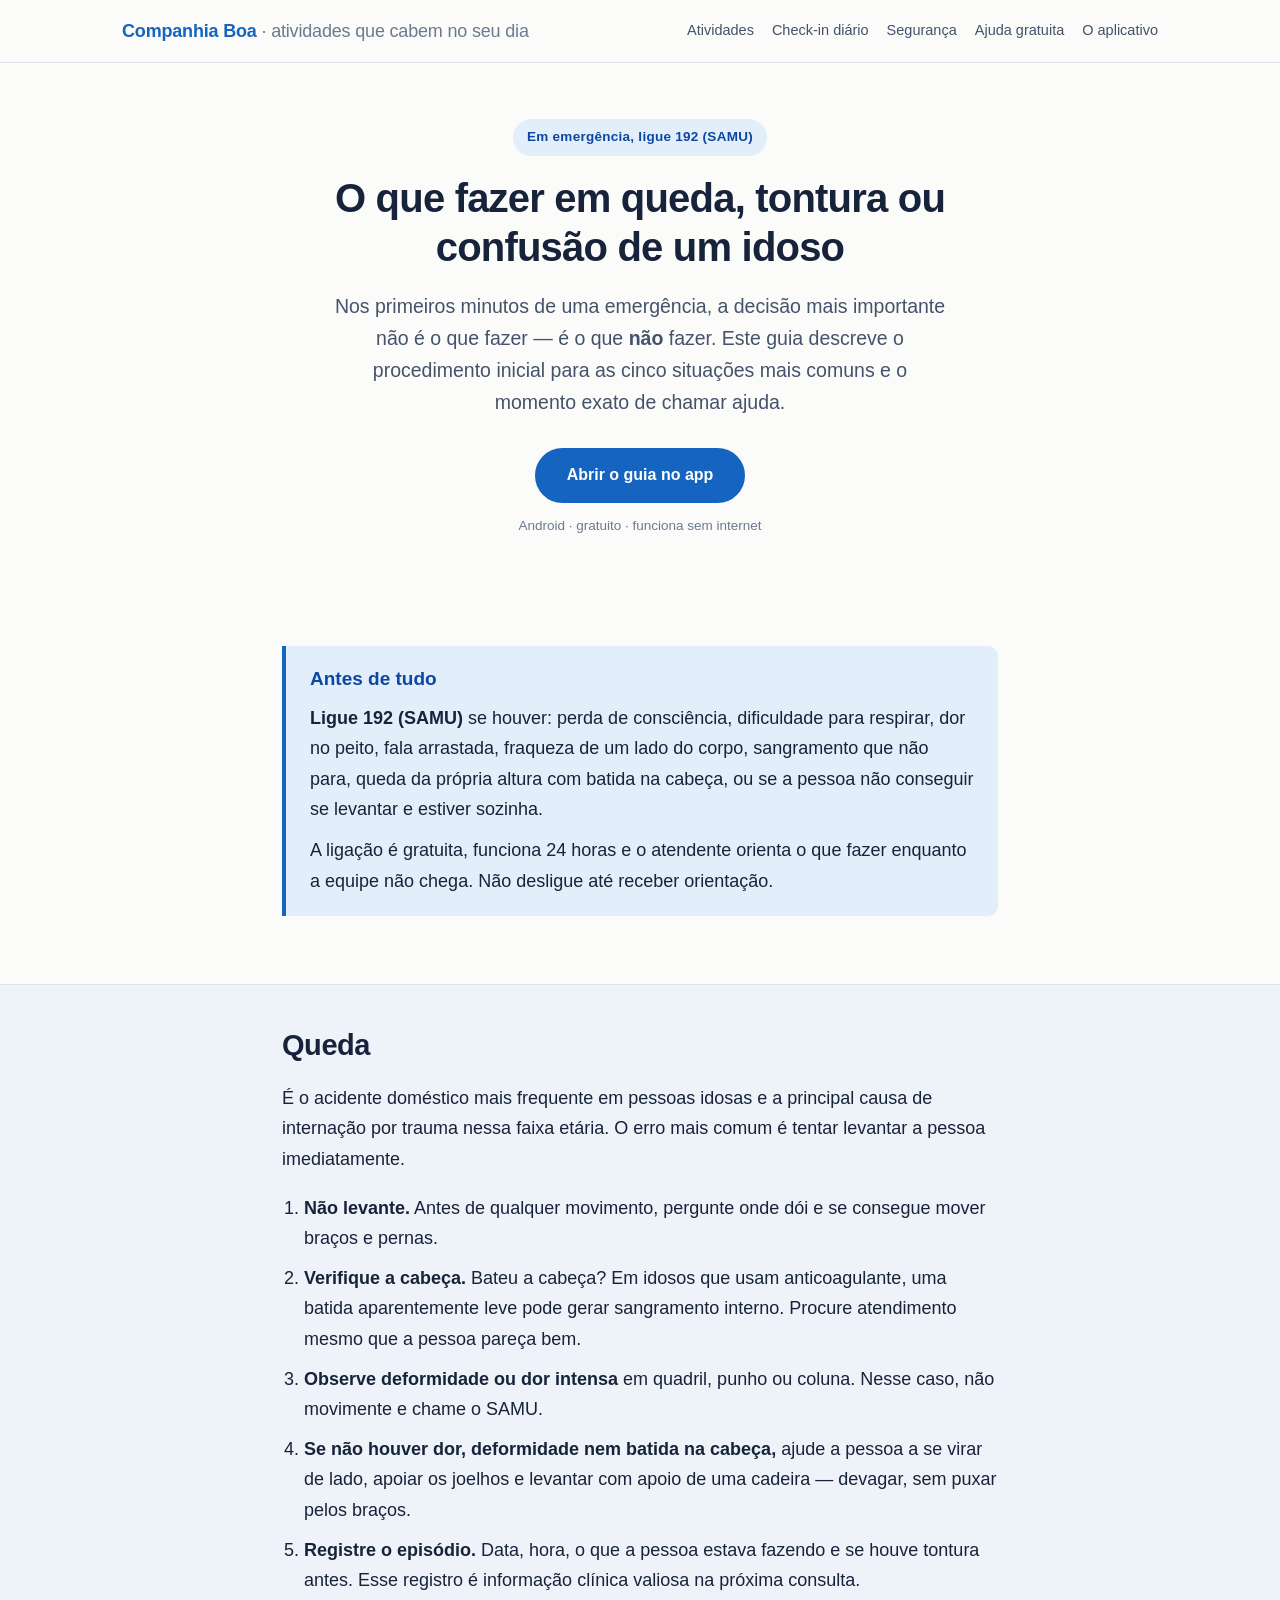
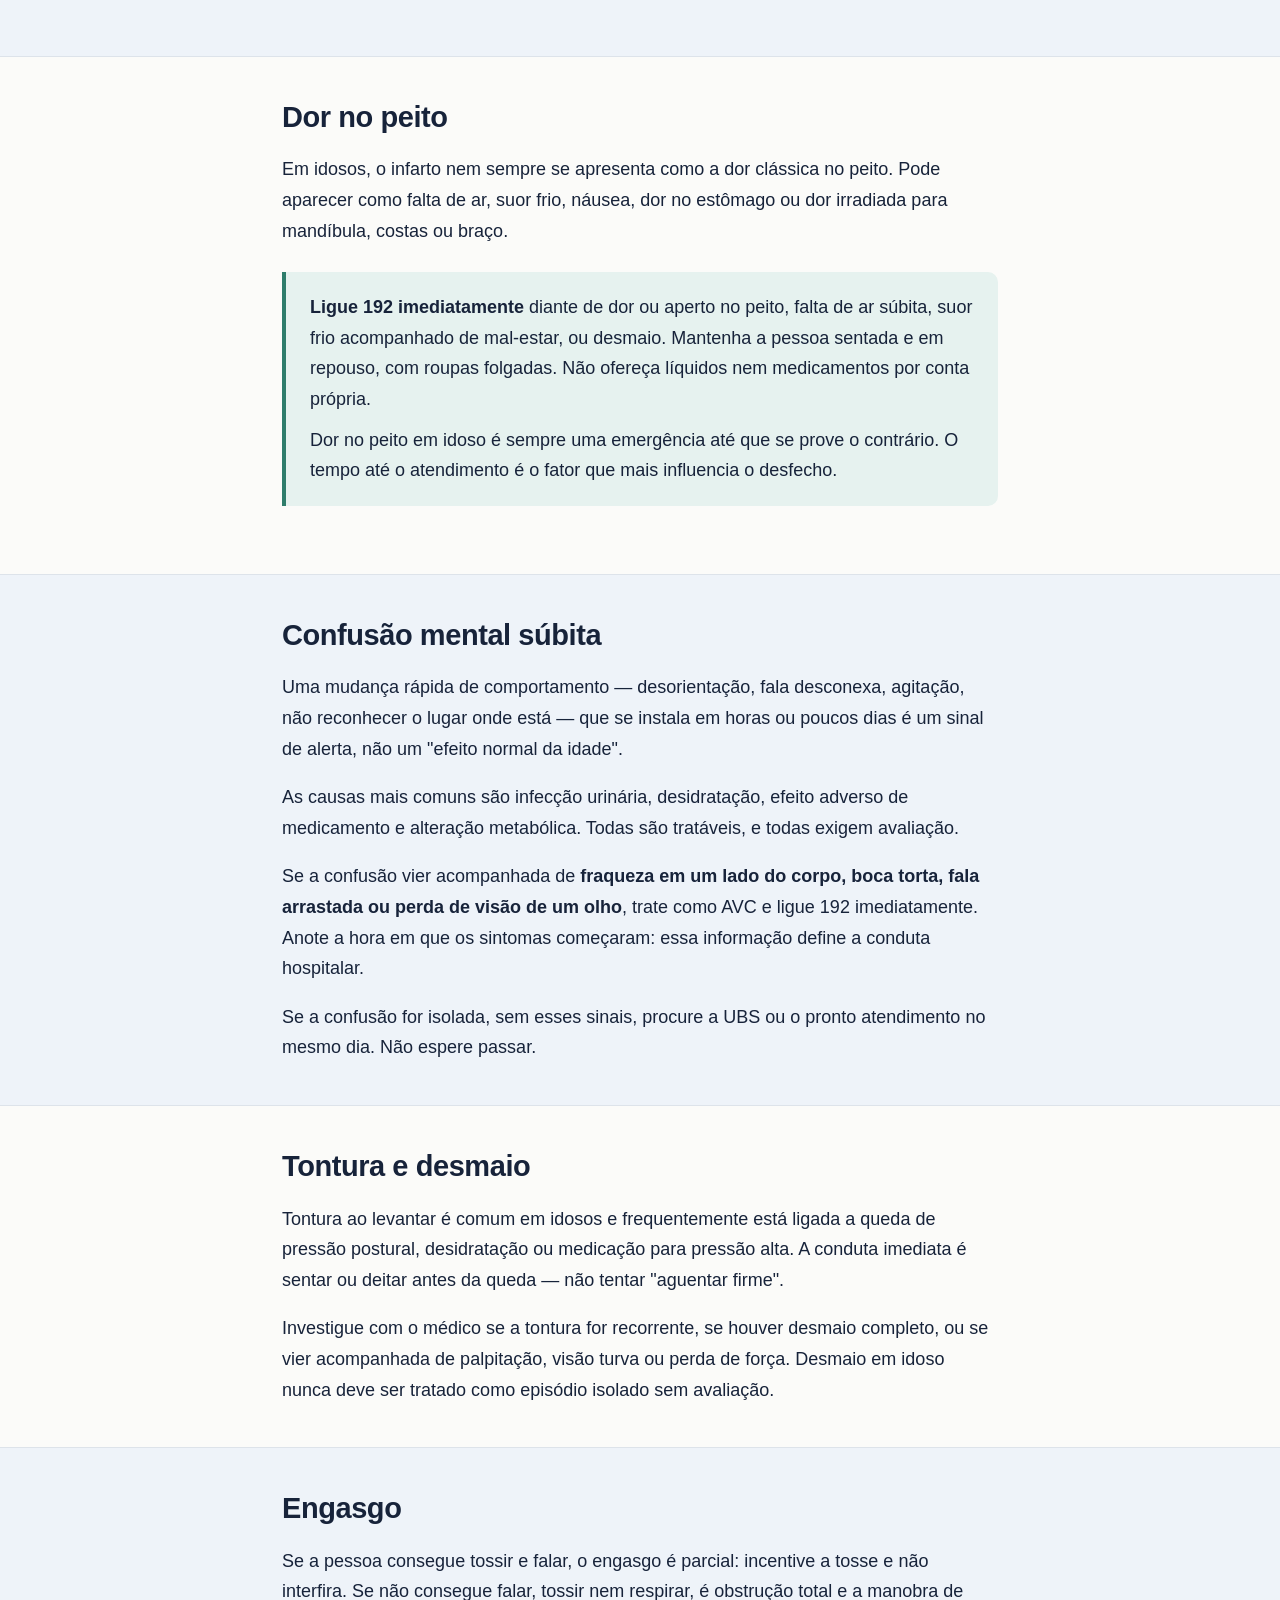
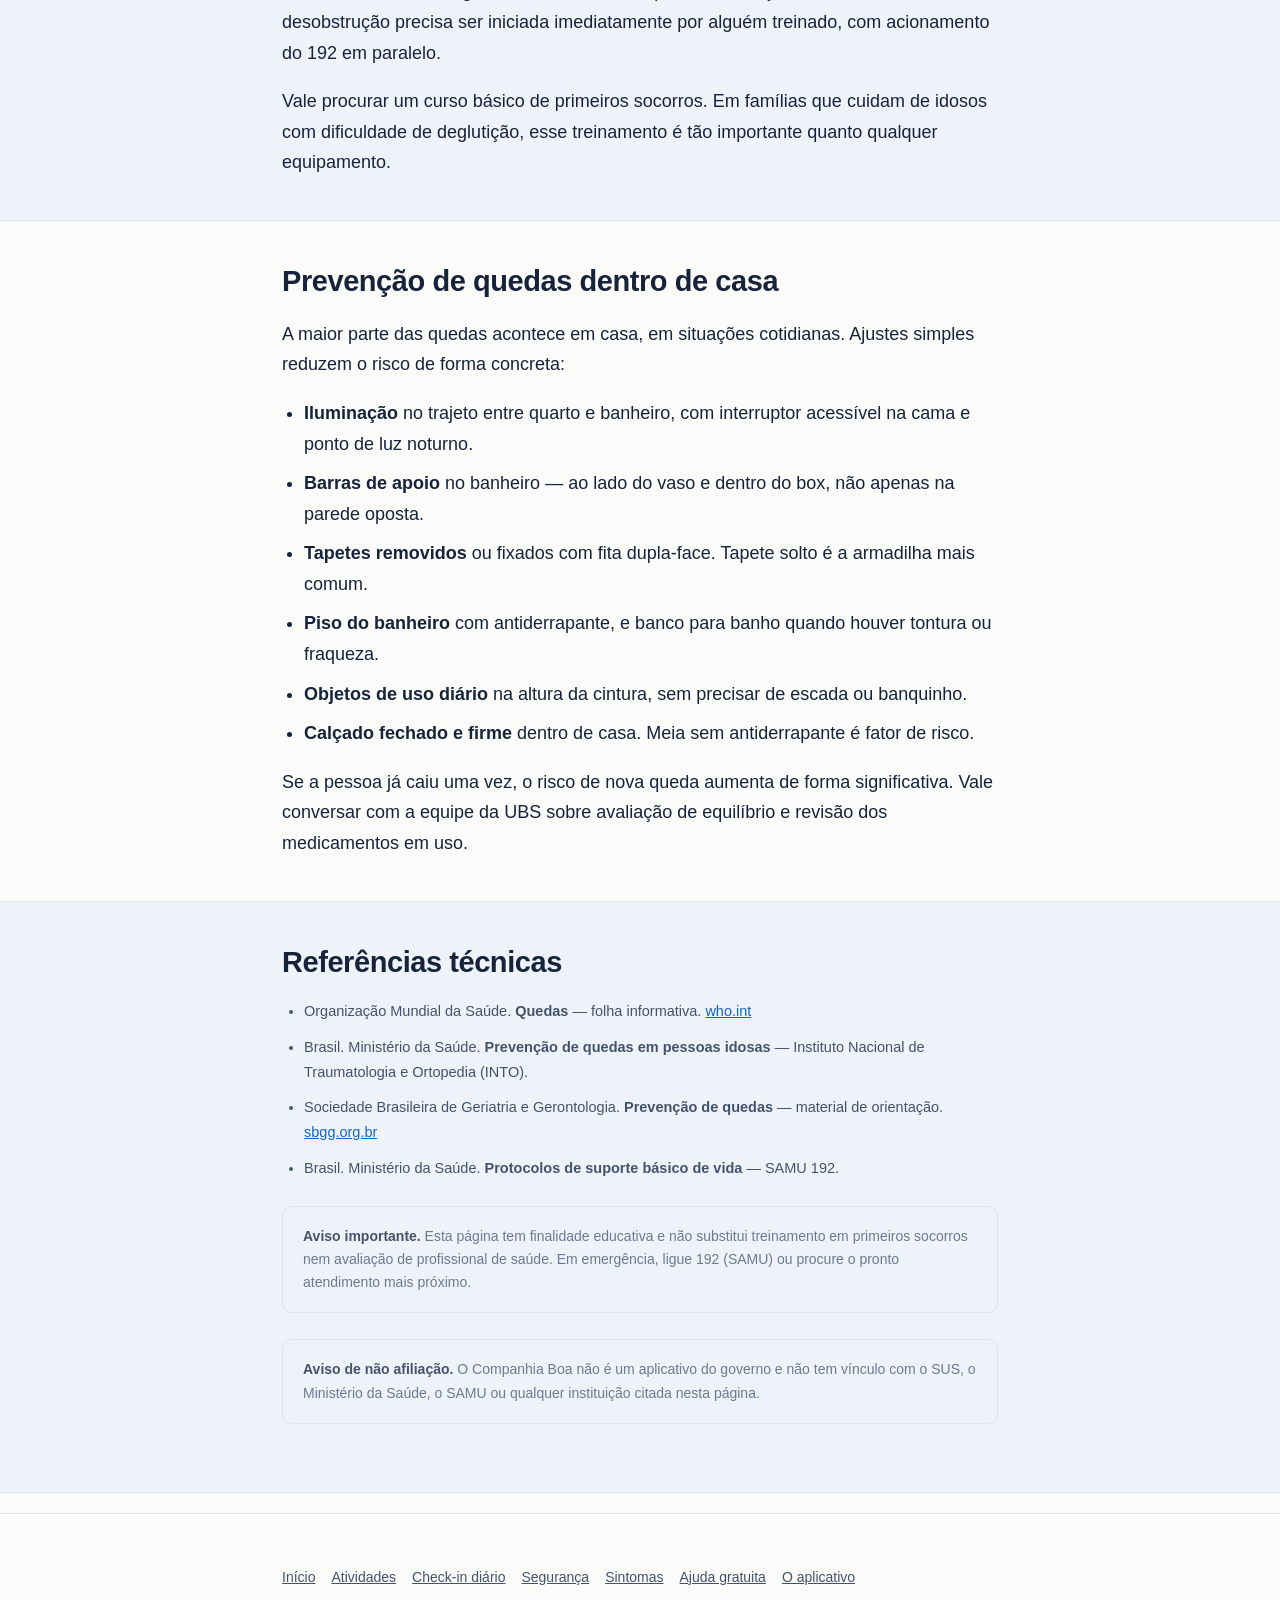
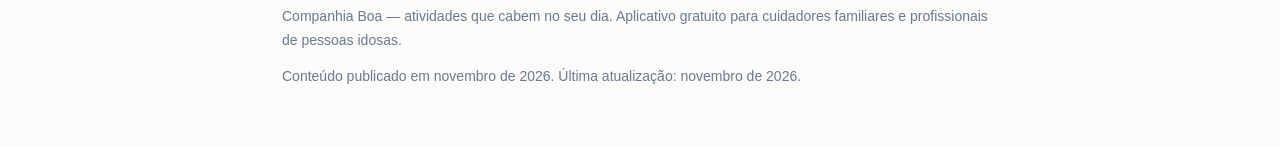
<file: seguranca-e-apoio-idosos.html>
<!DOCTYPE html>
<html lang="pt-BR">
<head>
<meta charset="utf-8">
<meta name="viewport" content="width=device-width, initial-scale=1">
<title>O que fazer em queda, tontura ou confusão de um idoso</title>
<meta name="description" content="Orientações práticas para os primeiros minutos em queda, dor no peito, tontura, confusão súbita e engasgo de uma pessoa idosa. Quando ligar 192.">
<link rel="canonical" href="https://leoandradefr.github.io/companhiaboa/seguranca-e-apoio-idosos.html">
<meta name="robots" content="index, follow">
<meta property="og:type" content="article">
<meta property="og:title" content="O que fazer em queda, tontura ou confusão de um idoso">
<meta property="og:description" content="Os primeiros minutos importam. Orientações práticas e quando acionar o SAMU.">
<meta property="og:url" content="https://leoandradefr.github.io/companhiaboa/seguranca-e-apoio-idosos.html">
<meta property="og:locale" content="pt_BR">
<link rel="stylesheet" href="style.css">
<script type="application/ld+json">
{
  "@context": "https://schema.org",
  "@type": "Article",
  "headline": "O que fazer em queda, tontura ou confusão de um idoso",
  "description": "Orientações práticas de primeiros cuidados e critérios de acionamento do SAMU.",
  "inLanguage": "pt-BR",
  "datePublished": "2026-11-17",
  "dateModified": "2026-11-17",
  "author": { "@type": "Person", "name": "Leonardo Brazão de Andrade" },
  "publisher": { "@type": "Organization", "name": "Companhia Boa" },
  "mainEntityOfPage": "https://leoandradefr.github.io/companhiaboa/seguranca-e-apoio-idosos.html"
}
</script>
</head>
<body>

<a class="skip-link" href="#conteudo">Ir para o conteúdo</a>

<header class="site">
  <div class="wrap-wide">
    <a class="brand" href="index.html">Companhia Boa <span>&middot; atividades que cabem no seu dia</span></a>
    <nav class="site">
      <a href="atividades-para-idosos.html">Atividades</a>
      <a href="check-in-diario-cuidador.html">Check-in diário</a>
      <a href="seguranca-e-apoio-idosos.html">Segurança</a>
      <a href="onde-buscar-ajuda-idosos.html">Ajuda gratuita</a>
      <a href="app.html">O aplicativo</a>
    </nav>
  </div>
</header>

<main id="conteudo">

  <section class="hero">
    <div class="wrap">
      <p class="badge">Em emergência, ligue 192 (SAMU)</p>
      <h1>O que fazer em queda, tontura ou confusão de um idoso</h1>
      <p class="lead">Nos primeiros minutos de uma emergência, a decisão mais importante não é o que fazer — é o que <strong>não</strong> fazer. Este guia descreve o procedimento inicial para as cinco situações mais comuns e o momento exato de chamar ajuda.</p>
      <a class="btn" href="https://play.google.com/store/apps/details?id=br.com.leonardoandrade.companhiaboa">Abrir o guia no app</a>
      <span class="btn-note">Android &middot; gratuito &middot; funciona sem internet</span>
    </div>
  </section>

  <section>
    <div class="wrap">
      <div class="callout">
        <h3>Antes de tudo</h3>
        <p><strong>Ligue 192 (SAMU)</strong> se houver: perda de consciência, dificuldade para respirar, dor no peito, fala arrastada, fraqueza de um lado do corpo, sangramento que não para, queda da própria altura com batida na cabeça, ou se a pessoa não conseguir se levantar e estiver sozinha.</p>
        <p>A ligação é gratuita, funciona 24 horas e o atendente orienta o que fazer enquanto a equipe não chega. Não desligue até receber orientação.</p>
      </div>
    </div>
  </section>

  <section class="alt">
    <div class="wrap">
      <h2>Queda</h2>
      <p>É o acidente doméstico mais frequente em pessoas idosas e a principal causa de internação por trauma nessa faixa etária. O erro mais comum é tentar levantar a pessoa imediatamente.</p>
      <ol>
        <li><strong>Não levante.</strong> Antes de qualquer movimento, pergunte onde dói e se consegue mover braços e pernas.</li>
        <li><strong>Verifique a cabeça.</strong> Bateu a cabeça? Em idosos que usam anticoagulante, uma batida aparentemente leve pode gerar sangramento interno. Procure atendimento mesmo que a pessoa pareça bem.</li>
        <li><strong>Observe deformidade ou dor intensa</strong> em quadril, punho ou coluna. Nesse caso, não movimente e chame o SAMU.</li>
        <li><strong>Se não houver dor, deformidade nem batida na cabeça,</strong> ajude a pessoa a se virar de lado, apoiar os joelhos e levantar com apoio de uma cadeira — devagar, sem puxar pelos braços.</li>
        <li><strong>Registre o episódio.</strong> Data, hora, o que a pessoa estava fazendo e se houve tontura antes. Esse registro é informação clínica valiosa na próxima consulta.</li>
      </ol>
    </div>
  </section>

  <section>
    <div class="wrap">
      <h2>Dor no peito</h2>
      <p>Em idosos, o infarto nem sempre se apresenta como a dor clássica no peito. Pode aparecer como falta de ar, suor frio, náusea, dor no estômago ou dor irradiada para mandíbula, costas ou braço.</p>
      <div class="callout callout-warm">
        <p><strong>Ligue 192 imediatamente</strong> diante de dor ou aperto no peito, falta de ar súbita, suor frio acompanhado de mal-estar, ou desmaio. Mantenha a pessoa sentada e em repouso, com roupas folgadas. Não ofereça líquidos nem medicamentos por conta própria.</p>
        <p>Dor no peito em idoso é sempre uma emergência até que se prove o contrário. O tempo até o atendimento é o fator que mais influencia o desfecho.</p>
      </div>
    </div>
  </section>

  <section class="alt">
    <div class="wrap">
      <h2>Confusão mental súbita</h2>
      <p>Uma mudança rápida de comportamento — desorientação, fala desconexa, agitação, não reconhecer o lugar onde está — que se instala em horas ou poucos dias é um sinal de alerta, não um "efeito normal da idade".</p>
      <p>As causas mais comuns são infecção urinária, desidratação, efeito adverso de medicamento e alteração metabólica. Todas são tratáveis, e todas exigem avaliação.</p>
      <p>Se a confusão vier acompanhada de <strong>fraqueza em um lado do corpo, boca torta, fala arrastada ou perda de visão de um olho</strong>, trate como AVC e ligue 192 imediatamente. Anote a hora em que os sintomas começaram: essa informação define a conduta hospitalar.</p>
      <p>Se a confusão for isolada, sem esses sinais, procure a UBS ou o pronto atendimento no mesmo dia. Não espere passar.</p>
    </div>
  </section>

  <section>
    <div class="wrap">
      <h2>Tontura e desmaio</h2>
      <p>Tontura ao levantar é comum em idosos e frequentemente está ligada a queda de pressão postural, desidratação ou medicação para pressão alta. A conduta imediata é sentar ou deitar antes da queda — não tentar "aguentar firme".</p>
      <p>Investigue com o médico se a tontura for recorrente, se houver desmaio completo, ou se vier acompanhada de palpitação, visão turva ou perda de força. Desmaio em idoso nunca deve ser tratado como episódio isolado sem avaliação.</p>
    </div>
  </section>

  <section class="alt">
    <div class="wrap">
      <h2>Engasgo</h2>
      <p>Se a pessoa consegue tossir e falar, o engasgo é parcial: incentive a tosse e não interfira. Se não consegue falar, tossir nem respirar, é obstrução total e a manobra de desobstrução precisa ser iniciada imediatamente por alguém treinado, com acionamento do 192 em paralelo.</p>
      <p>Vale procurar um curso básico de primeiros socorros. Em famílias que cuidam de idosos com dificuldade de deglutição, esse treinamento é tão importante quanto qualquer equipamento.</p>
    </div>
  </section>

  <section>
    <div class="wrap">
      <h2>Prevenção de quedas dentro de casa</h2>
      <p>A maior parte das quedas acontece em casa, em situações cotidianas. Ajustes simples reduzem o risco de forma concreta:</p>
      <ul>
        <li><strong>Iluminação</strong> no trajeto entre quarto e banheiro, com interruptor acessível na cama e ponto de luz noturno.</li>
        <li><strong>Barras de apoio</strong> no banheiro — ao lado do vaso e dentro do box, não apenas na parede oposta.</li>
        <li><strong>Tapetes removidos</strong> ou fixados com fita dupla-face. Tapete solto é a armadilha mais comum.</li>
        <li><strong>Piso do banheiro</strong> com antiderrapante, e banco para banho quando houver tontura ou fraqueza.</li>
        <li><strong>Objetos de uso diário</strong> na altura da cintura, sem precisar de escada ou banquinho.</li>
        <li><strong>Calçado fechado e firme</strong> dentro de casa. Meia sem antiderrapante é fator de risco.</li>
      </ul>
      <p>Se a pessoa já caiu uma vez, o risco de nova queda aumenta de forma significativa. Vale conversar com a equipe da UBS sobre avaliação de equilíbrio e revisão dos medicamentos em uso.</p>
    </div>
  </section>

  <section class="alt">
    <div class="wrap">
      <h2>Referências técnicas</h2>
      <ul class="refs">
        <li>Organização Mundial da Saúde. <strong>Quedas</strong> — folha informativa. <a href="https://www.who.int/news-room/fact-sheets/detail/falls">who.int</a></li>
        <li>Brasil. Ministério da Saúde. <strong>Prevenção de quedas em pessoas idosas</strong> — Instituto Nacional de Traumatologia e Ortopedia (INTO).</li>
        <li>Sociedade Brasileira de Geriatria e Gerontologia. <strong>Prevenção de quedas</strong> — material de orientação. <a href="https://sbgg.org.br/">sbgg.org.br</a></li>
        <li>Brasil. Ministério da Saúde. <strong>Protocolos de suporte básico de vida</strong> — SAMU 192.</li>
      </ul>

      <div class="notice">
        <strong>Aviso importante.</strong> Esta página tem finalidade educativa e não substitui treinamento em primeiros socorros nem avaliação de profissional de saúde. Em emergência, ligue 192 (SAMU) ou procure o pronto atendimento mais próximo.
      </div>

      <div class="notice">
        <strong>Aviso de não afiliação.</strong> O Companhia Boa não é um aplicativo do governo e não tem vínculo com o SUS, o Ministério da Saúde, o SAMU ou qualquer instituição citada nesta página.
      </div>
    </div>
  </section>

</main>

<footer class="site">
  <div class="wrap">
    <div class="foot-links">
      <a href="index.html">Início</a>
      <a href="atividades-para-idosos.html">Atividades</a>
      <a href="check-in-diario-cuidador.html">Check-in diário</a>
      <a href="seguranca-e-apoio-idosos.html">Segurança</a>
      <a href="sinais-de-que-idoso-precisa-de-ajuda.html">Sintomas</a>
      <a href="onde-buscar-ajuda-idosos.html">Ajuda gratuita</a>
      <a href="app.html">O aplicativo</a>
    </div>
    <p>Companhia Boa — atividades que cabem no seu dia. Aplicativo gratuito para cuidadores familiares e profissionais de pessoas idosas.</p>
    <p>Conteúdo publicado em novembro de 2026. Última atualização: novembro de 2026.</p>
  </div>
</footer>

</body>
</html>
</file>
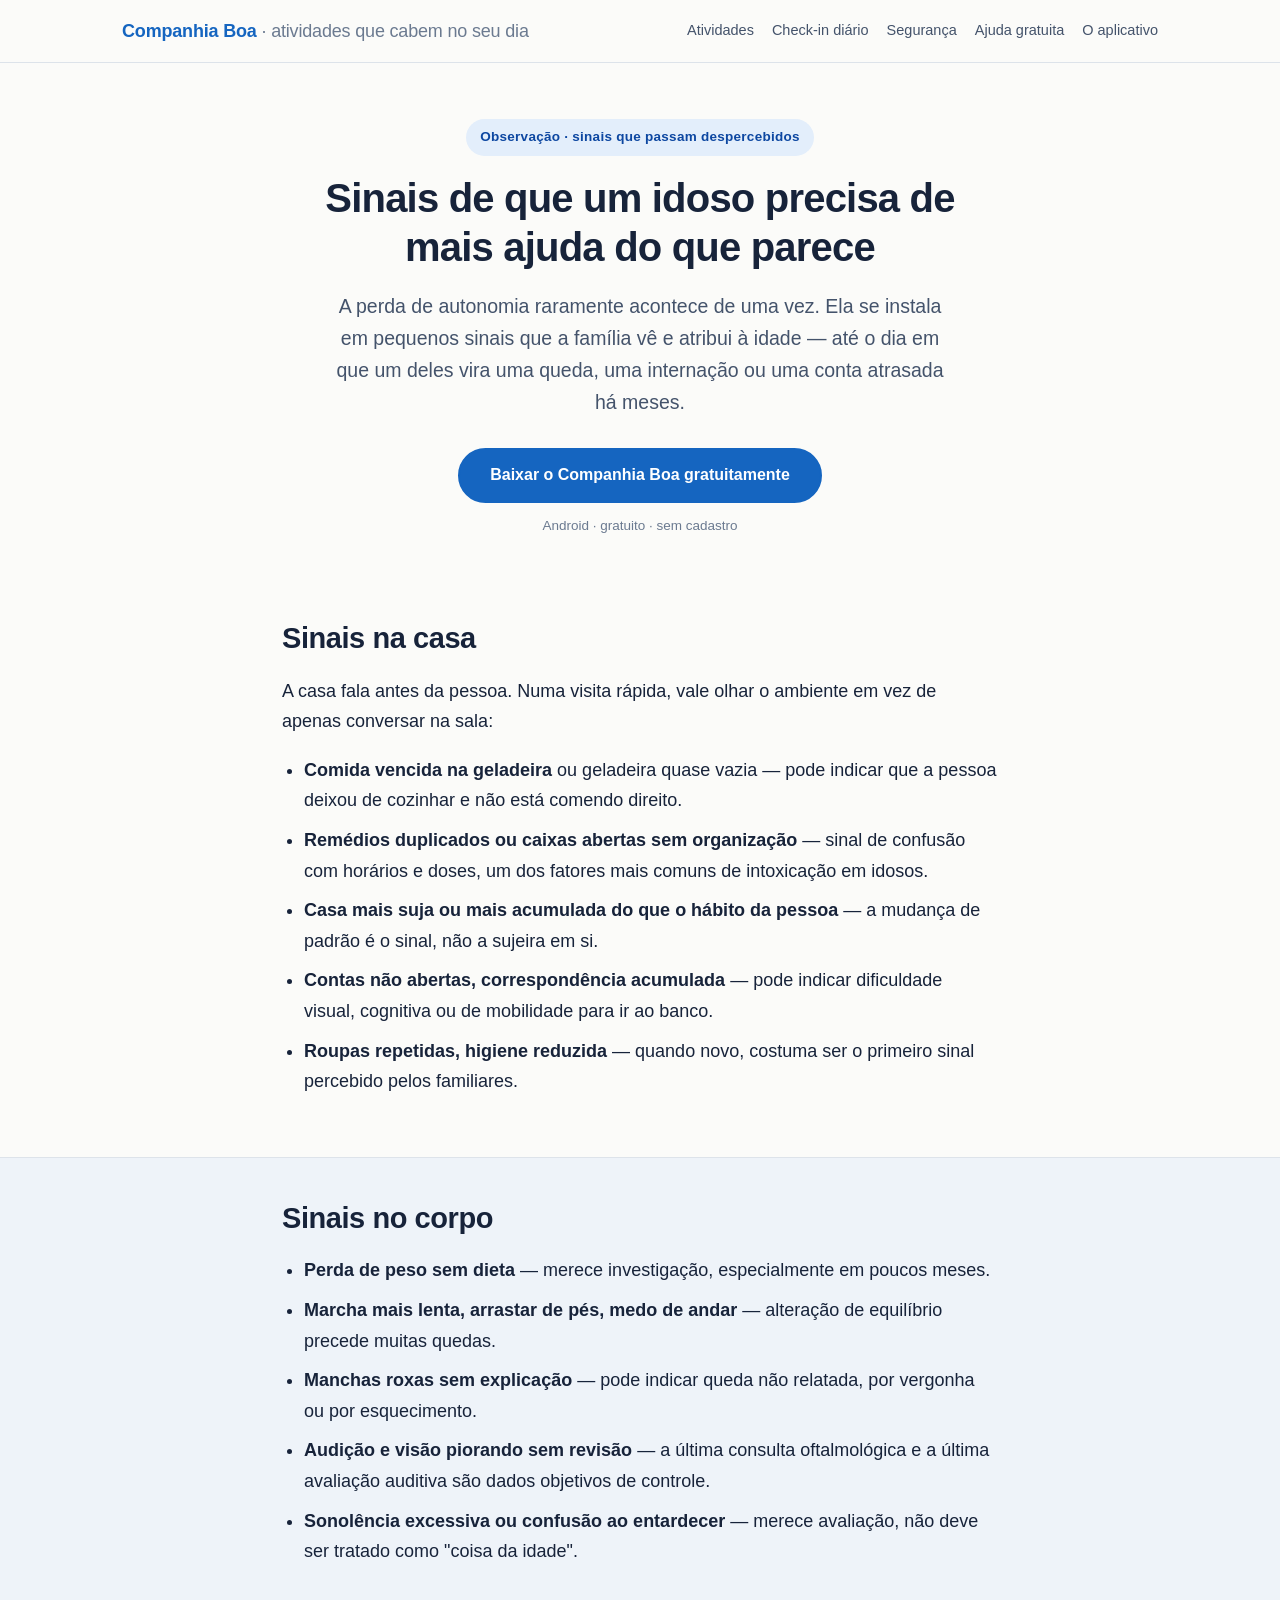
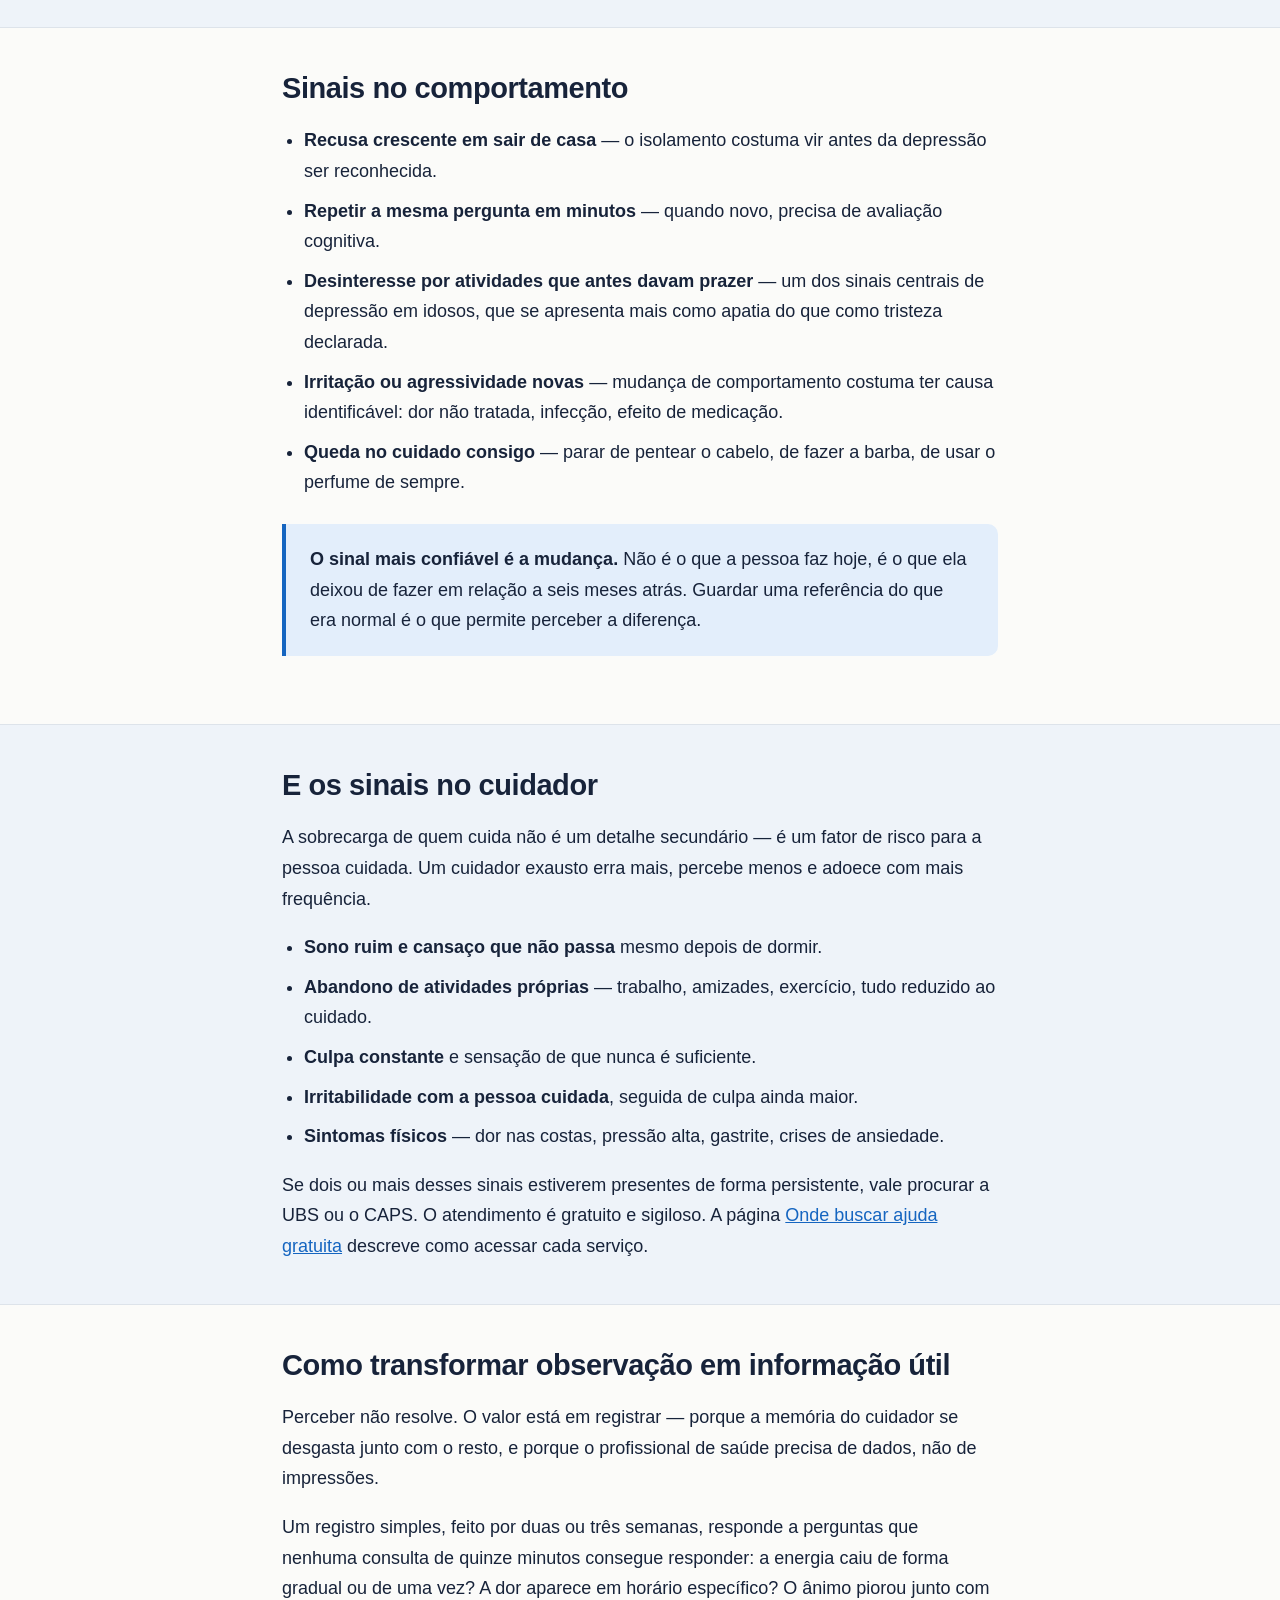
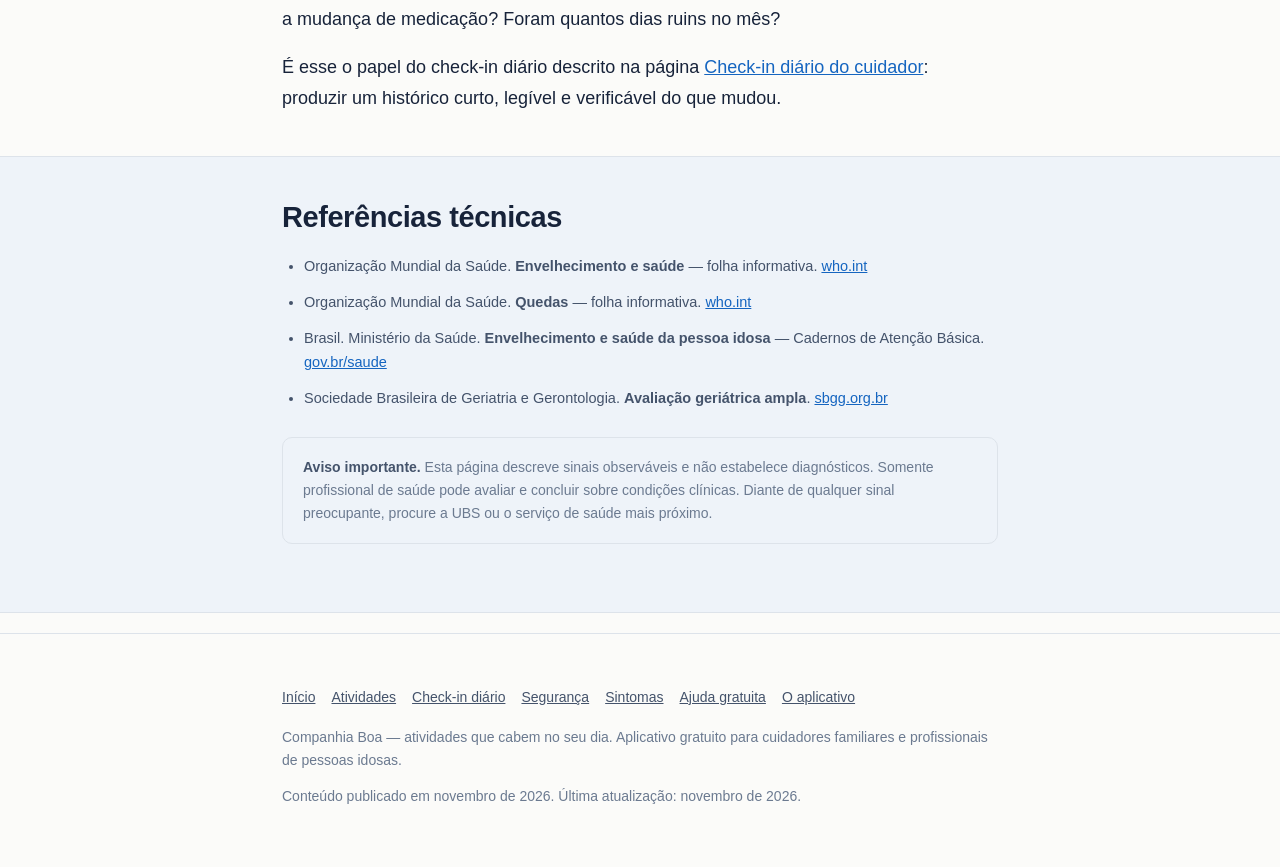
<file: sinais-de-que-idoso-precisa-de-ajuda.html>
<!DOCTYPE html>
<html lang="pt-BR">
<head>
<meta charset="utf-8">
<meta name="viewport" content="width=device-width, initial-scale=1">
<title>Sinais de que um idoso precisa de mais ajuda do que parece</title>
<meta name="description" content="Sinais discretos de que uma pessoa idosa está precisando de mais apoio: perda de peso, remédios trocados, higiene, isolamento e sobrecarga do cuidador.">
<link rel="canonical" href="https://leoandradefr.github.io/companhiaboa/sinais-de-que-idoso-precisa-de-ajuda.html">
<meta name="robots" content="index, follow">
<meta property="og:type" content="article">
<meta property="og:title" content="Sinais de que um idoso precisa de mais ajuda do que parece">
<meta property="og:description" content="Os sinais que costumam passar despercebidos em visitas rápidas e o que observar.">
<meta property="og:url" content="https://leoandradefr.github.io/companhiaboa/sinais-de-que-idoso-precisa-de-ajuda.html">
<meta property="og:locale" content="pt_BR">
<link rel="stylesheet" href="style.css">
<script type="application/ld+json">
{
  "@context": "https://schema.org",
  "@type": "Article",
  "headline": "Sinais de que um idoso precisa de mais ajuda do que parece",
  "description": "Sinais discretos de perda de autonomia e sobrecarga do cuidador.",
  "inLanguage": "pt-BR",
  "datePublished": "2026-11-17",
  "dateModified": "2026-11-17",
  "author": { "@type": "Person", "name": "Leonardo Brazão de Andrade" },
  "publisher": { "@type": "Organization", "name": "Companhia Boa" },
  "mainEntityOfPage": "https://leoandradefr.github.io/companhiaboa/sinais-de-que-idoso-precisa-de-ajuda.html"
}
</script>
</head>
<body>

<a class="skip-link" href="#conteudo">Ir para o conteúdo</a>

<header class="site">
  <div class="wrap-wide">
    <a class="brand" href="index.html">Companhia Boa <span>&middot; atividades que cabem no seu dia</span></a>
    <nav class="site">
      <a href="atividades-para-idosos.html">Atividades</a>
      <a href="check-in-diario-cuidador.html">Check-in diário</a>
      <a href="seguranca-e-apoio-idosos.html">Segurança</a>
      <a href="onde-buscar-ajuda-idosos.html">Ajuda gratuita</a>
      <a href="app.html">O aplicativo</a>
    </nav>
  </div>
</header>

<main id="conteudo">

  <section class="hero">
    <div class="wrap">
      <p class="badge">Observação &middot; sinais que passam despercebidos</p>
      <h1>Sinais de que um idoso precisa de mais ajuda do que parece</h1>
      <p class="lead">A perda de autonomia raramente acontece de uma vez. Ela se instala em pequenos sinais que a família vê e atribui à idade — até o dia em que um deles vira uma queda, uma internação ou uma conta atrasada há meses.</p>
      <a class="btn" href="https://play.google.com/store/apps/details?id=br.com.leonardoandrade.companhiaboa">Baixar o Companhia Boa gratuitamente</a>
      <span class="btn-note">Android &middot; gratuito &middot; sem cadastro</span>
    </div>
  </section>

  <section>
    <div class="wrap">
      <h2>Sinais na casa</h2>
      <p>A casa fala antes da pessoa. Numa visita rápida, vale olhar o ambiente em vez de apenas conversar na sala:</p>
      <ul>
        <li><strong>Comida vencida na geladeira</strong> ou geladeira quase vazia — pode indicar que a pessoa deixou de cozinhar e não está comendo direito.</li>
        <li><strong>Remédios duplicados ou caixas abertas sem organização</strong> — sinal de confusão com horários e doses, um dos fatores mais comuns de intoxicação em idosos.</li>
        <li><strong>Casa mais suja ou mais acumulada do que o hábito da pessoa</strong> — a mudança de padrão é o sinal, não a sujeira em si.</li>
        <li><strong>Contas não abertas, correspondência acumulada</strong> — pode indicar dificuldade visual, cognitiva ou de mobilidade para ir ao banco.</li>
        <li><strong>Roupas repetidas, higiene reduzida</strong> — quando novo, costuma ser o primeiro sinal percebido pelos familiares.</li>
      </ul>
    </div>
  </section>

  <section class="alt">
    <div class="wrap">
      <h2>Sinais no corpo</h2>
      <ul>
        <li><strong>Perda de peso sem dieta</strong> — merece investigação, especialmente em poucos meses.</li>
        <li><strong>Marcha mais lenta, arrastar de pés, medo de andar</strong> — alteração de equilíbrio precede muitas quedas.</li>
        <li><strong>Manchas roxas sem explicação</strong> — pode indicar queda não relatada, por vergonha ou por esquecimento.</li>
        <li><strong>Audição e visão piorando sem revisão</strong> — a última consulta oftalmológica e a última avaliação auditiva são dados objetivos de controle.</li>
        <li><strong>Sonolência excessiva ou confusão ao entardecer</strong> — merece avaliação, não deve ser tratado como "coisa da idade".</li>
      </ul>
    </div>
  </section>

  <section>
    <div class="wrap">
      <h2>Sinais no comportamento</h2>
      <ul>
        <li><strong>Recusa crescente em sair de casa</strong> — o isolamento costuma vir antes da depressão ser reconhecida.</li>
        <li><strong>Repetir a mesma pergunta em minutos</strong> — quando novo, precisa de avaliação cognitiva.</li>
        <li><strong>Desinteresse por atividades que antes davam prazer</strong> — um dos sinais centrais de depressão em idosos, que se apresenta mais como apatia do que como tristeza declarada.</li>
        <li><strong>Irritação ou agressividade novas</strong> — mudança de comportamento costuma ter causa identificável: dor não tratada, infecção, efeito de medicação.</li>
        <li><strong>Queda no cuidado consigo</strong> — parar de pentear o cabelo, de fazer a barba, de usar o perfume de sempre.</li>
      </ul>

      <div class="callout">
        <p><strong>O sinal mais confiável é a mudança.</strong> Não é o que a pessoa faz hoje, é o que ela deixou de fazer em relação a seis meses atrás. Guardar uma referência do que era normal é o que permite perceber a diferença.</p>
      </div>
    </div>
  </section>

  <section class="alt">
    <div class="wrap">
      <h2>E os sinais no cuidador</h2>
      <p>A sobrecarga de quem cuida não é um detalhe secundário — é um fator de risco para a pessoa cuidada. Um cuidador exausto erra mais, percebe menos e adoece com mais frequência.</p>
      <ul>
        <li><strong>Sono ruim e cansaço que não passa</strong> mesmo depois de dormir.</li>
        <li><strong>Abandono de atividades próprias</strong> — trabalho, amizades, exercício, tudo reduzido ao cuidado.</li>
        <li><strong>Culpa constante</strong> e sensação de que nunca é suficiente.</li>
        <li><strong>Irritabilidade com a pessoa cuidada</strong>, seguida de culpa ainda maior.</li>
        <li><strong>Sintomas físicos</strong> — dor nas costas, pressão alta, gastrite, crises de ansiedade.</li>
      </ul>
      <p>Se dois ou mais desses sinais estiverem presentes de forma persistente, vale procurar a UBS ou o CAPS. O atendimento é gratuito e sigiloso. A página <a href="onde-buscar-ajuda-idosos.html">Onde buscar ajuda gratuita</a> descreve como acessar cada serviço.</p>
    </div>
  </section>

  <section>
    <div class="wrap">
      <h2>Como transformar observação em informação útil</h2>
      <p>Perceber não resolve. O valor está em registrar — porque a memória do cuidador se desgasta junto com o resto, e porque o profissional de saúde precisa de dados, não de impressões.</p>
      <p>Um registro simples, feito por duas ou três semanas, responde a perguntas que nenhuma consulta de quinze minutos consegue responder: a energia caiu de forma gradual ou de uma vez? A dor aparece em horário específico? O ânimo piorou junto com a mudança de medicação? Foram quantos dias ruins no mês?</p>
      <p>É esse o papel do check-in diário descrito na página <a href="check-in-diario-cuidador.html">Check-in diário do cuidador</a>: produzir um histórico curto, legível e verificável do que mudou.</p>
    </div>
  </section>

  <section class="alt">
    <div class="wrap">
      <h2>Referências técnicas</h2>
      <ul class="refs">
        <li>Organização Mundial da Saúde. <strong>Envelhecimento e saúde</strong> — folha informativa. <a href="https://www.who.int/news-room/fact-sheets/detail/ageing-and-health">who.int</a></li>
        <li>Organização Mundial da Saúde. <strong>Quedas</strong> — folha informativa. <a href="https://www.who.int/news-room/fact-sheets/detail/falls">who.int</a></li>
        <li>Brasil. Ministério da Saúde. <strong>Envelhecimento e saúde da pessoa idosa</strong> — Cadernos de Atenção Básica. <a href="https://www.gov.br/saude/pt-br/assuntos/saude-de-a-a-z/s/saude-da-pessoa-idosa">gov.br/saude</a></li>
        <li>Sociedade Brasileira de Geriatria e Gerontologia. <strong>Avaliação geriátrica ampla</strong>. <a href="https://sbgg.org.br/">sbgg.org.br</a></li>
      </ul>

      <div class="notice">
        <strong>Aviso importante.</strong> Esta página descreve sinais observáveis e não estabelece diagnósticos. Somente profissional de saúde pode avaliar e concluir sobre condições clínicas. Diante de qualquer sinal preocupante, procure a UBS ou o serviço de saúde mais próximo.
      </div>
    </div>
  </section>

</main>

<footer class="site">
  <div class="wrap">
    <div class="foot-links">
      <a href="index.html">Início</a>
      <a href="atividades-para-idosos.html">Atividades</a>
      <a href="check-in-diario-cuidador.html">Check-in diário</a>
      <a href="seguranca-e-apoio-idosos.html">Segurança</a>
      <a href="sinais-de-que-idoso-precisa-de-ajuda.html">Sintomas</a>
      <a href="onde-buscar-ajuda-idosos.html">Ajuda gratuita</a>
      <a href="app.html">O aplicativo</a>
    </div>
    <p>Companhia Boa — atividades que cabem no seu dia. Aplicativo gratuito para cuidadores familiares e profissionais de pessoas idosas.</p>
    <p>Conteúdo publicado em novembro de 2026. Última atualização: novembro de 2026.</p>
  </div>
</footer>

</body>
</html>
</file>
<file: style.css>
/* Companhia Boa — site institucional
   Padrão herdado do site Dia 1: limpo, acolhedor, alta legibilidade,
   sem dependências externas. Paleta: azul confiança + verde-petróleo. */

:root {
  --bg: #fbfbf9;
  --bg-alt: #eef3f9;
  --ink: #17233a;
  --ink-soft: #44536b;
  --ink-mute: #6b7a90;
  --brand: #1565C0;
  --brand-dark: #0D47A1;
  --brand-light: #e3eefb;
  --accent: #2e7d6b;
  --accent-soft: #e6f2ef;
  --line: #dde3ea;
  --white: #ffffff;
  --radius: 14px;
  --maxw: 760px;
  --maxw-wide: 1080px;
  --font: -apple-system, BlinkMacSystemFont, "Segoe UI", Roboto, "Helvetica Neue", Arial, sans-serif;
}

* { box-sizing: border-box; }

html {
  scroll-behavior: smooth;
  -webkit-text-size-adjust: 100%;
}

body {
  margin: 0;
  background: var(--bg);
  color: var(--ink);
  font-family: var(--font);
  font-size: 18px;
  line-height: 1.7;
  -webkit-font-smoothing: antialiased;
}

/* ---------- Estrutura ---------- */

.wrap {
  width: 100%;
  max-width: var(--maxw);
  margin: 0 auto;
  padding: 0 22px;
}

.wrap-wide {
  width: 100%;
  max-width: var(--maxw-wide);
  margin: 0 auto;
  padding: 0 22px;
}

header.site {
  border-bottom: 1px solid var(--line);
  background: var(--bg);
  position: sticky;
  top: 0;
  z-index: 20;
}

header.site .wrap-wide {
  display: flex;
  align-items: center;
  justify-content: space-between;
  gap: 16px;
  min-height: 62px;
  flex-wrap: wrap;
}

.brand {
  font-weight: 700;
  font-size: 18px;
  letter-spacing: -0.01em;
  color: var(--brand);
  text-decoration: none;
  white-space: nowrap;
}

.brand span {
  color: var(--ink-mute);
  font-weight: 500;
}

nav.site {
  display: flex;
  gap: 18px;
  flex-wrap: wrap;
}

nav.site a {
  color: var(--ink-soft);
  text-decoration: none;
  font-size: 14.5px;
  font-weight: 500;
  padding: 4px 0;
  border-bottom: 2px solid transparent;
  transition: color .15s, border-color .15s;
}

nav.site a:hover,
nav.site a:focus {
  color: var(--brand);
  border-bottom-color: var(--brand);
}

main { display: block; }

/* ---------- Hero ---------- */

.hero {
  padding: 56px 0 40px;
  text-align: center;
}

.hero h1 {
  font-size: clamp(28px, 5vw, 40px);
  line-height: 1.22;
  letter-spacing: -0.02em;
  margin: 0 0 18px;
  font-weight: 700;
  color: var(--ink);
}

.hero p.lead {
  font-size: clamp(17px, 2.2vw, 19.5px);
  color: var(--ink-soft);
  max-width: 620px;
  margin: 0 auto 30px;
  line-height: 1.65;
}

.hero .badge {
  display: inline-block;
  background: var(--brand-light);
  color: var(--brand-dark);
  font-size: 13.5px;
  font-weight: 600;
  padding: 7px 14px;
  border-radius: 999px;
  margin: 0 0 18px;
  letter-spacing: 0.02em;
}

/* ---------- Botões ---------- */

.btn {
  display: inline-block;
  background: var(--brand);
  color: var(--white);
  text-decoration: none;
  font-weight: 600;
  font-size: 16px;
  padding: 15px 30px;
  border-radius: 999px;
  border: 2px solid var(--brand);
  transition: background .15s, transform .1s;
  line-height: 1.3;
}

.btn:hover, .btn:focus {
  background: var(--brand-dark);
  border-color: var(--brand-dark);
  transform: translateY(-1px);
}

.btn-outline {
  background: transparent;
  color: var(--brand);
}

.btn-outline:hover, .btn-outline:focus {
  background: var(--brand-light);
  color: var(--brand-dark);
}

.btn-note {
  display: block;
  font-size: 13.5px;
  color: var(--ink-mute);
  margin-top: 12px;
}

.btn-row {
  text-align: center;
  margin: 34px 0;
}

/* ---------- Seções ---------- */

section {
  padding: 42px 0;
}

section.alt {
  background: var(--bg-alt);
  border-top: 1px solid var(--line);
  border-bottom: 1px solid var(--line);
}

h2 {
  font-size: clamp(23px, 3.4vw, 29px);
  line-height: 1.3;
  letter-spacing: -0.015em;
  margin: 0 0 18px;
  font-weight: 700;
}

h3 {
  font-size: 19px;
  line-height: 1.4;
  margin: 30px 0 10px;
  font-weight: 650;
  color: var(--brand-dark);
}

p { margin: 0 0 18px; }

p:last-child { margin-bottom: 0; }

a { color: var(--brand); }

ul, ol {
  margin: 0 0 18px;
  padding-left: 22px;
}

li { margin-bottom: 9px; }

strong { font-weight: 650; }

/* ---------- Cards de funcionalidades ---------- */

.cards {
  display: grid;
  grid-template-columns: repeat(auto-fit, minmax(240px, 1fr));
  gap: 18px;
  margin: 26px 0;
}

.card {
  background: var(--white);
  border: 1px solid var(--line);
  border-radius: var(--radius);
  padding: 22px 22px 20px;
}

.card h3 {
  margin: 0 0 8px;
  font-size: 17px;
  color: var(--ink);
}

.card p {
  font-size: 15.5px;
  color: var(--ink-soft);
  margin: 0;
  line-height: 1.6;
}

/* ---------- Callout ---------- */

.callout {
  background: var(--brand-light);
  border-left: 4px solid var(--brand);
  border-radius: 0 10px 10px 0;
  padding: 20px 24px;
  margin: 26px 0;
}

.callout p { margin-bottom: 10px; }
.callout p:last-child { margin-bottom: 0; }

.callout h3 { margin-top: 0; }

.callout-warm {
  background: var(--accent-soft);
  border-left-color: var(--accent);
}

.callout-warm h3 { color: var(--accent); }

/* ---------- FAQ ---------- */

.faq details {
  border-bottom: 1px solid var(--line);
  padding: 16px 0;
}

.faq details:first-of-type { border-top: 1px solid var(--line); }

.faq summary {
  font-weight: 650;
  cursor: pointer;
  font-size: 17px;
  color: var(--ink);
  list-style: none;
  position: relative;
  padding-right: 28px;
}

.faq summary::-webkit-details-marker { display: none; }

.faq summary::after {
  content: "+";
  position: absolute;
  right: 0;
  top: -2px;
  font-size: 22px;
  font-weight: 400;
  color: var(--brand);
}

.faq details[open] summary::after { content: "−"; }

.faq details p {
  margin-top: 12px;
  color: var(--ink-soft);
  font-size: 16px;
}

/* ---------- Referências ---------- */

.refs {
  font-size: 14.5px;
  color: var(--ink-soft);
}

.refs li { margin-bottom: 11px; }

.refs a { color: var(--brand); }

/* ---------- Autor ---------- */

.author {
  display: flex;
  gap: 20px;
  align-items: flex-start;
  background: var(--white);
  border: 1px solid var(--line);
  border-radius: var(--radius);
  padding: 24px;
  margin: 26px 0;
}

.author-text { font-size: 15.5px; color: var(--ink-soft); }

.author-text p:last-child { margin-bottom: 0; }

/* ---------- Avisos ---------- */

.notice {
  font-size: 14px;
  color: var(--ink-mute);
  line-height: 1.65;
  background: var(--bg-alt);
  border: 1px solid var(--line);
  border-radius: 10px;
  padding: 18px 20px;
  margin: 26px 0;
}

.notice strong { color: var(--ink-soft); }

/* ---------- Footer ---------- */

footer.site {
  border-top: 1px solid var(--line);
  padding: 36px 0 46px;
  margin-top: 20px;
  font-size: 14px;
  color: var(--ink-mute);
}

footer.site p { margin-bottom: 12px; }

footer.site a { color: var(--ink-soft); }

footer.site .foot-links {
  display: flex;
  gap: 16px;
  flex-wrap: wrap;
  margin: 16px 0;
}

/* ---------- Acessibilidade ---------- */

a:focus-visible,
summary:focus-visible,
.btn:focus-visible {
  outline: 3px solid var(--brand-dark);
  outline-offset: 2px;
  border-radius: 4px;
}

/* ---------- Utilidades ---------- */

.center { text-align: center; }

.small { font-size: 14.5px; color: var(--ink-mute); }

.skip-link {
  position: absolute;
  left: -9999px;
}

.skip-link:focus {
  left: 12px;
  top: 12px;
  background: var(--brand);
  color: white;
  padding: 10px 16px;
  border-radius: 8px;
  z-index: 99;
}

/* ---------- Responsivo ---------- */

@media (max-width: 620px) {
  body { font-size: 17px; }
  .hero { padding: 38px 0 26px; }
  section { padding: 32px 0; }
  .btn { width: 100%; text-align: center; }
  .author { flex-direction: column; gap: 12px; }
  nav.site { gap: 14px; }
  nav.site a { font-size: 14px; }
}

@media (prefers-reduced-motion: reduce) {
  html { scroll-behavior: auto; }
  * { transition: none !important; }
}
</file>
